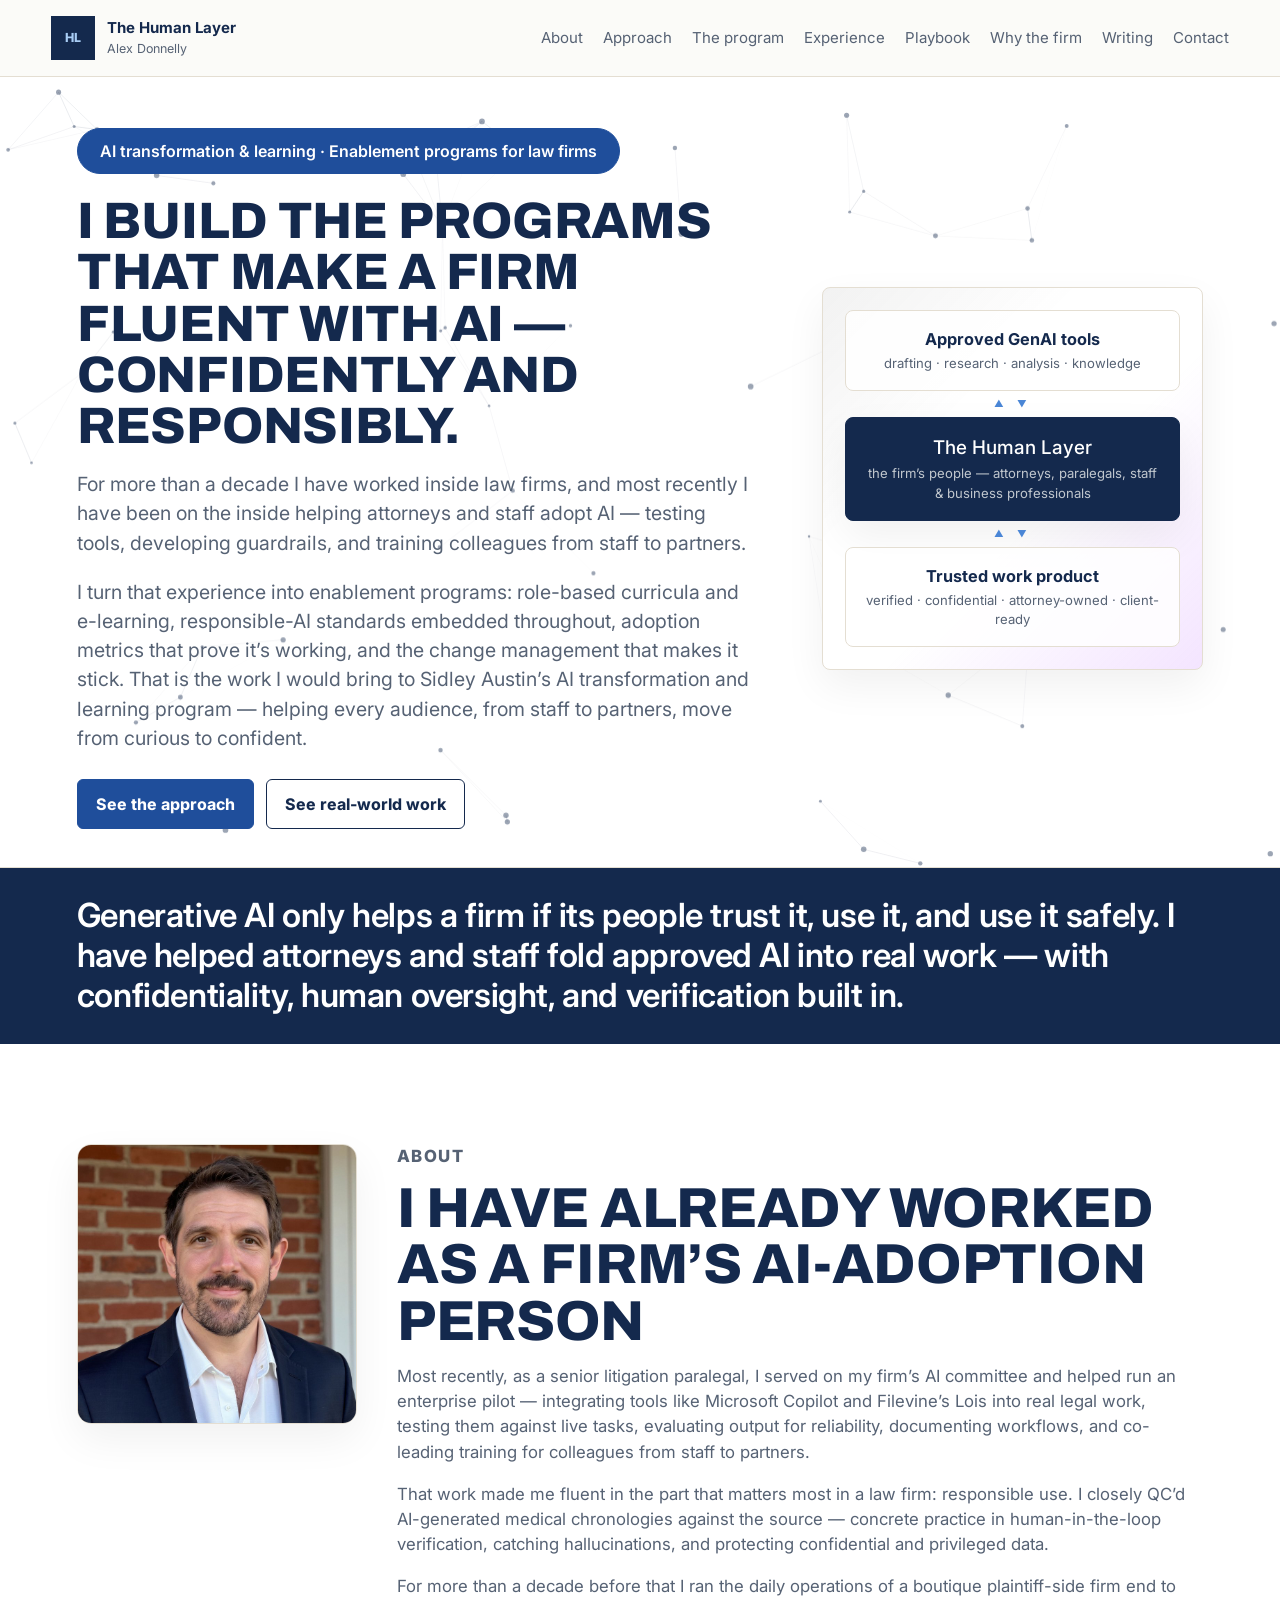
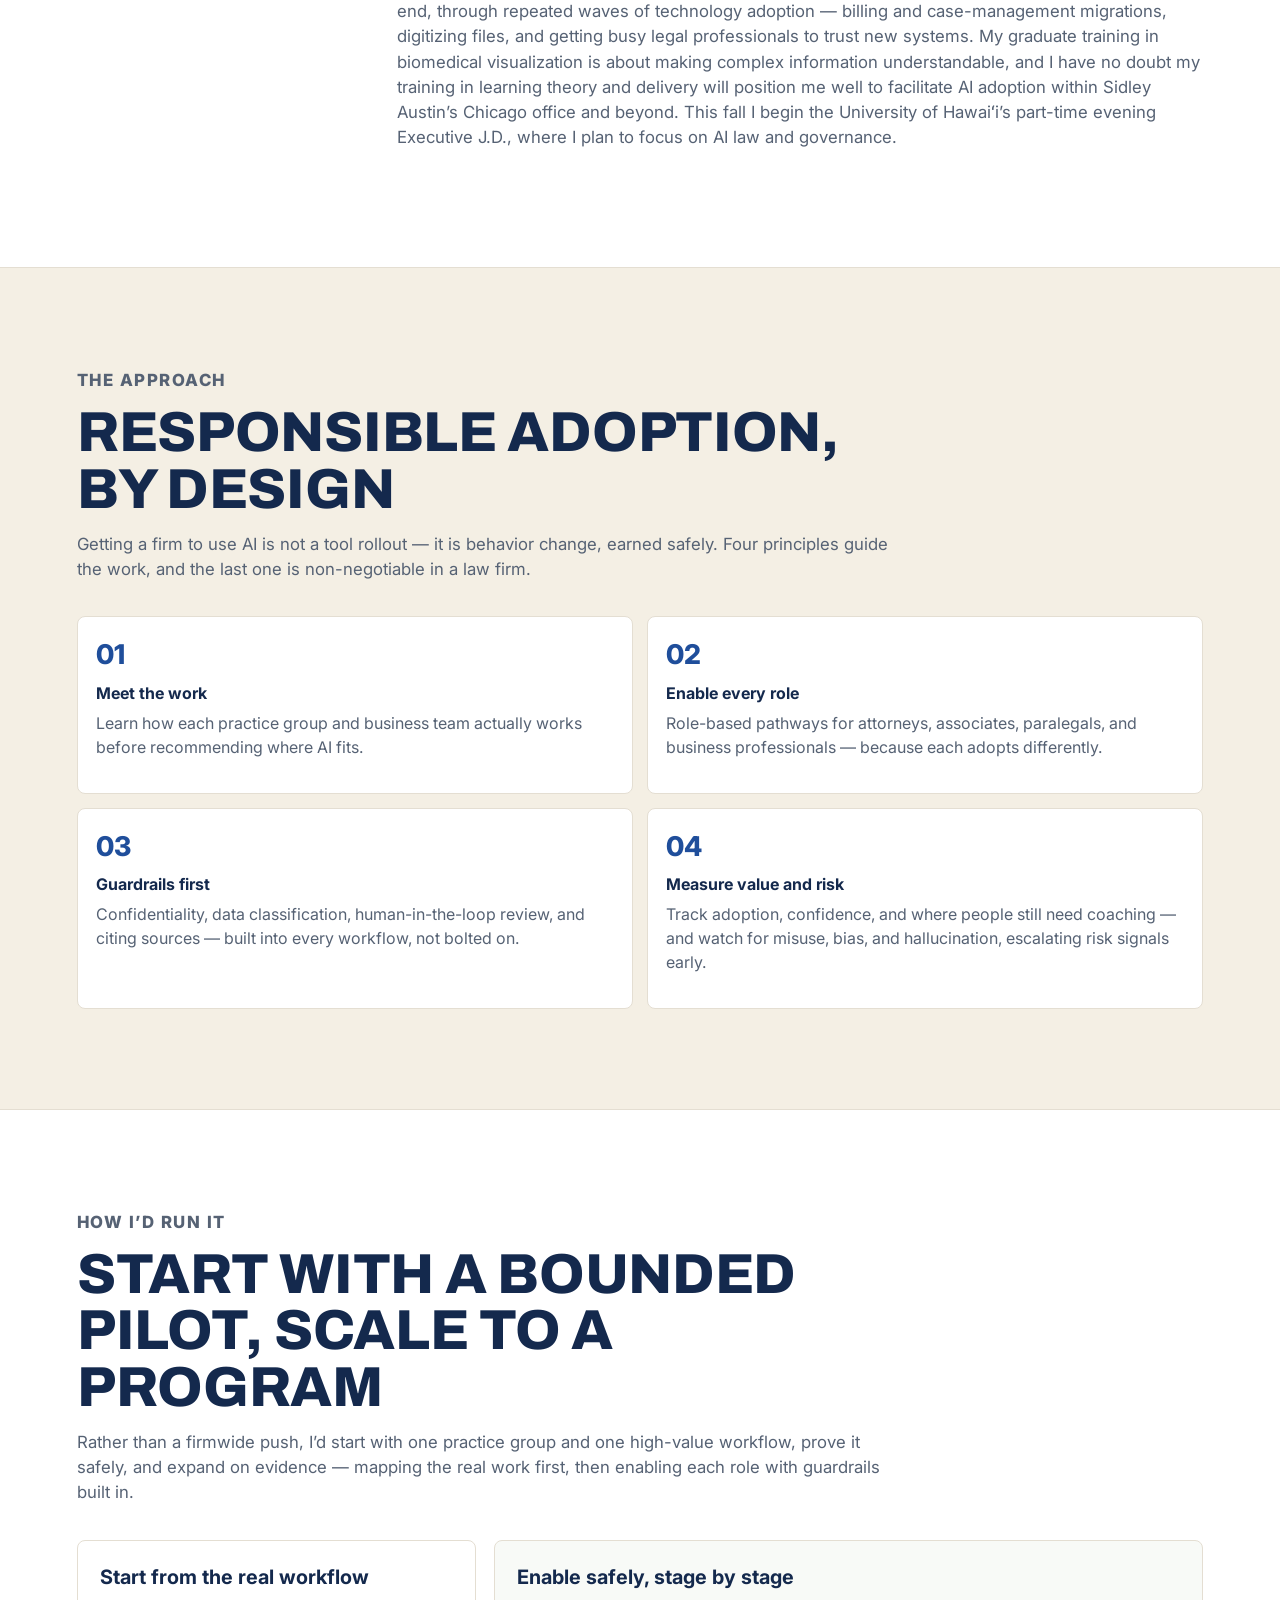
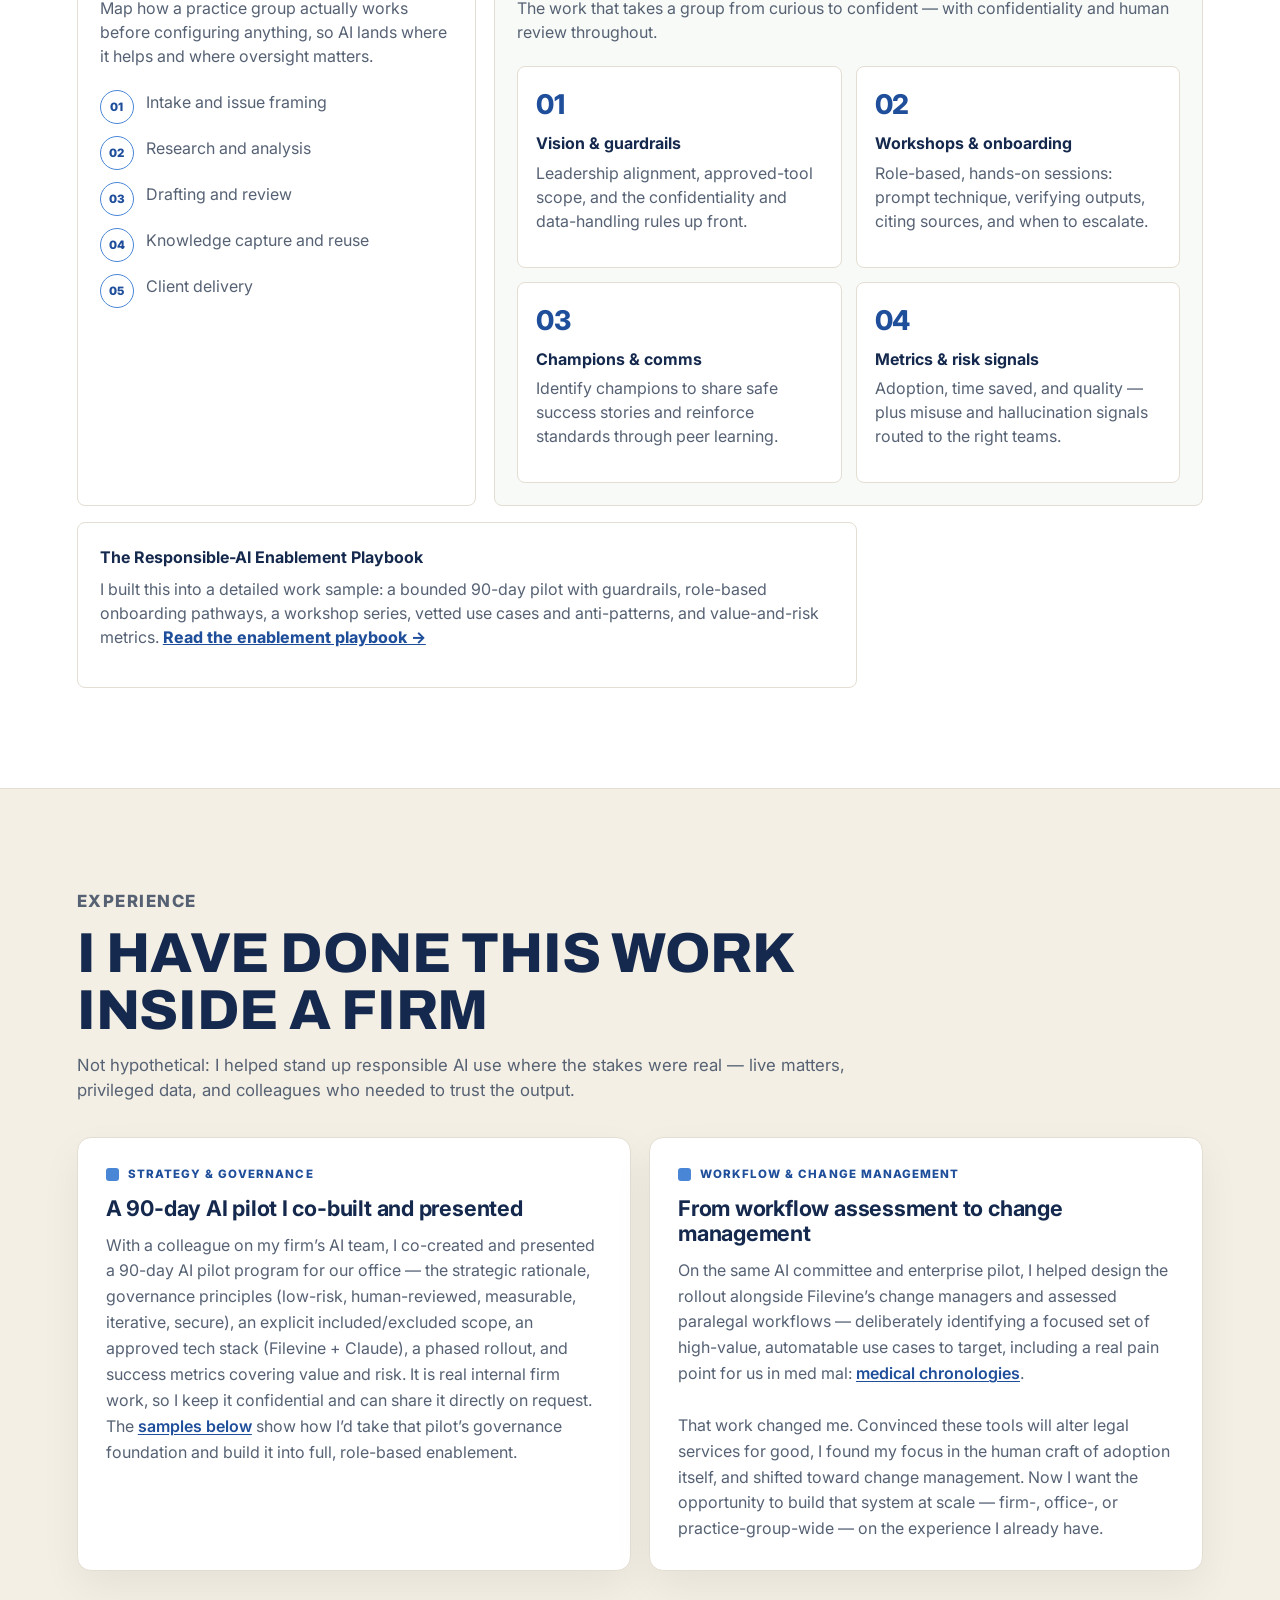
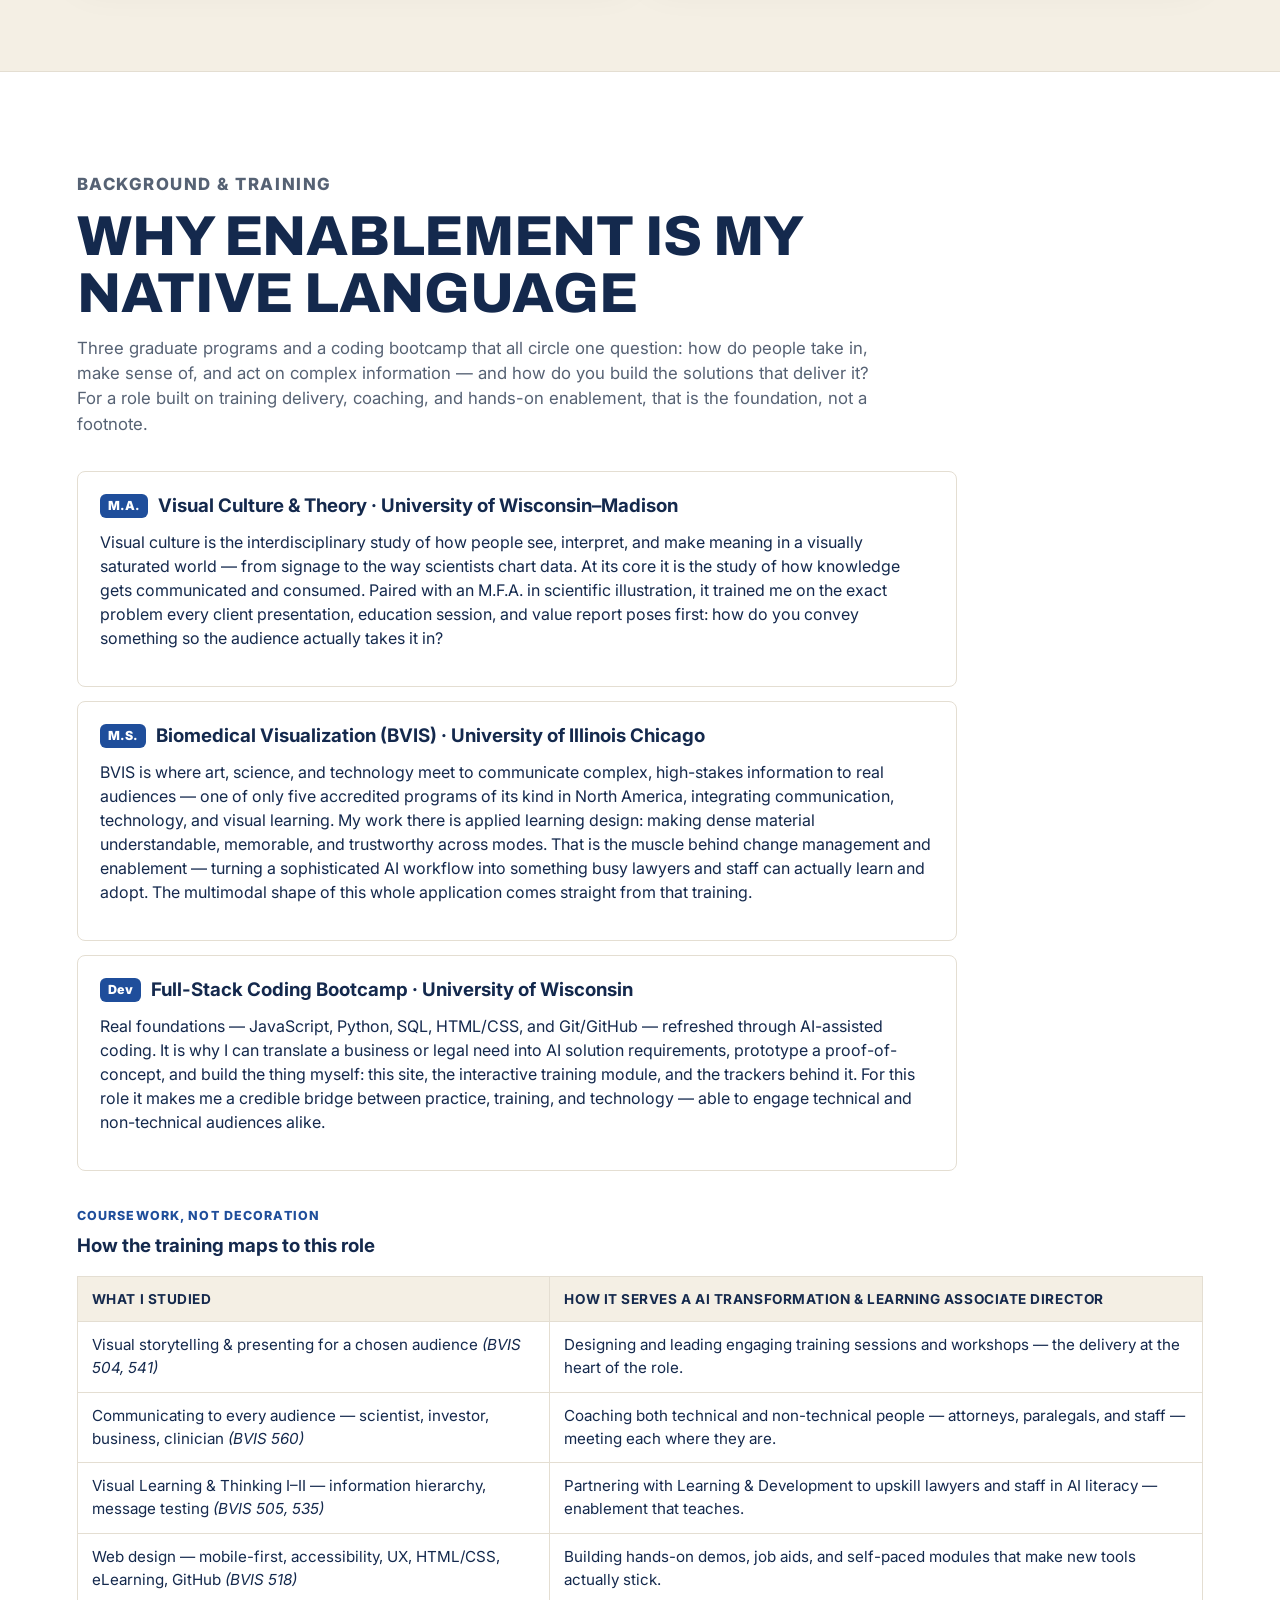
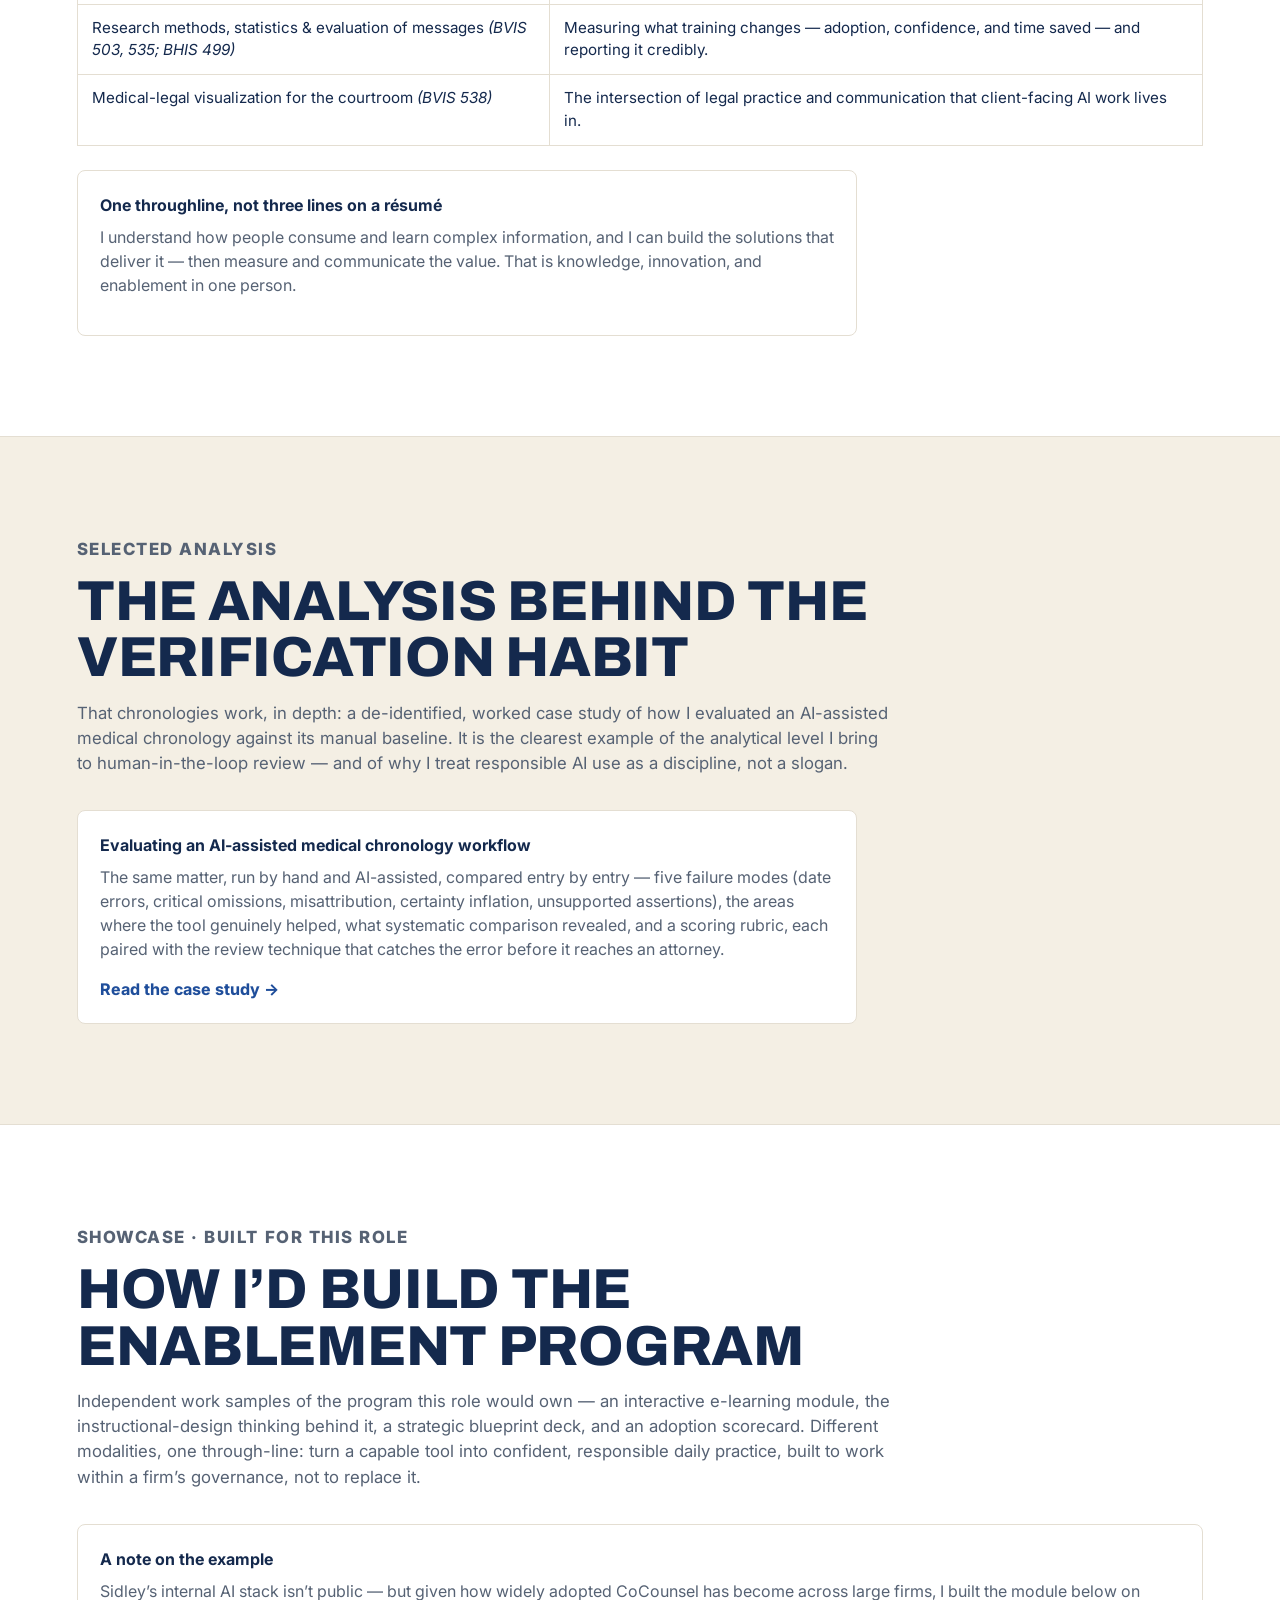
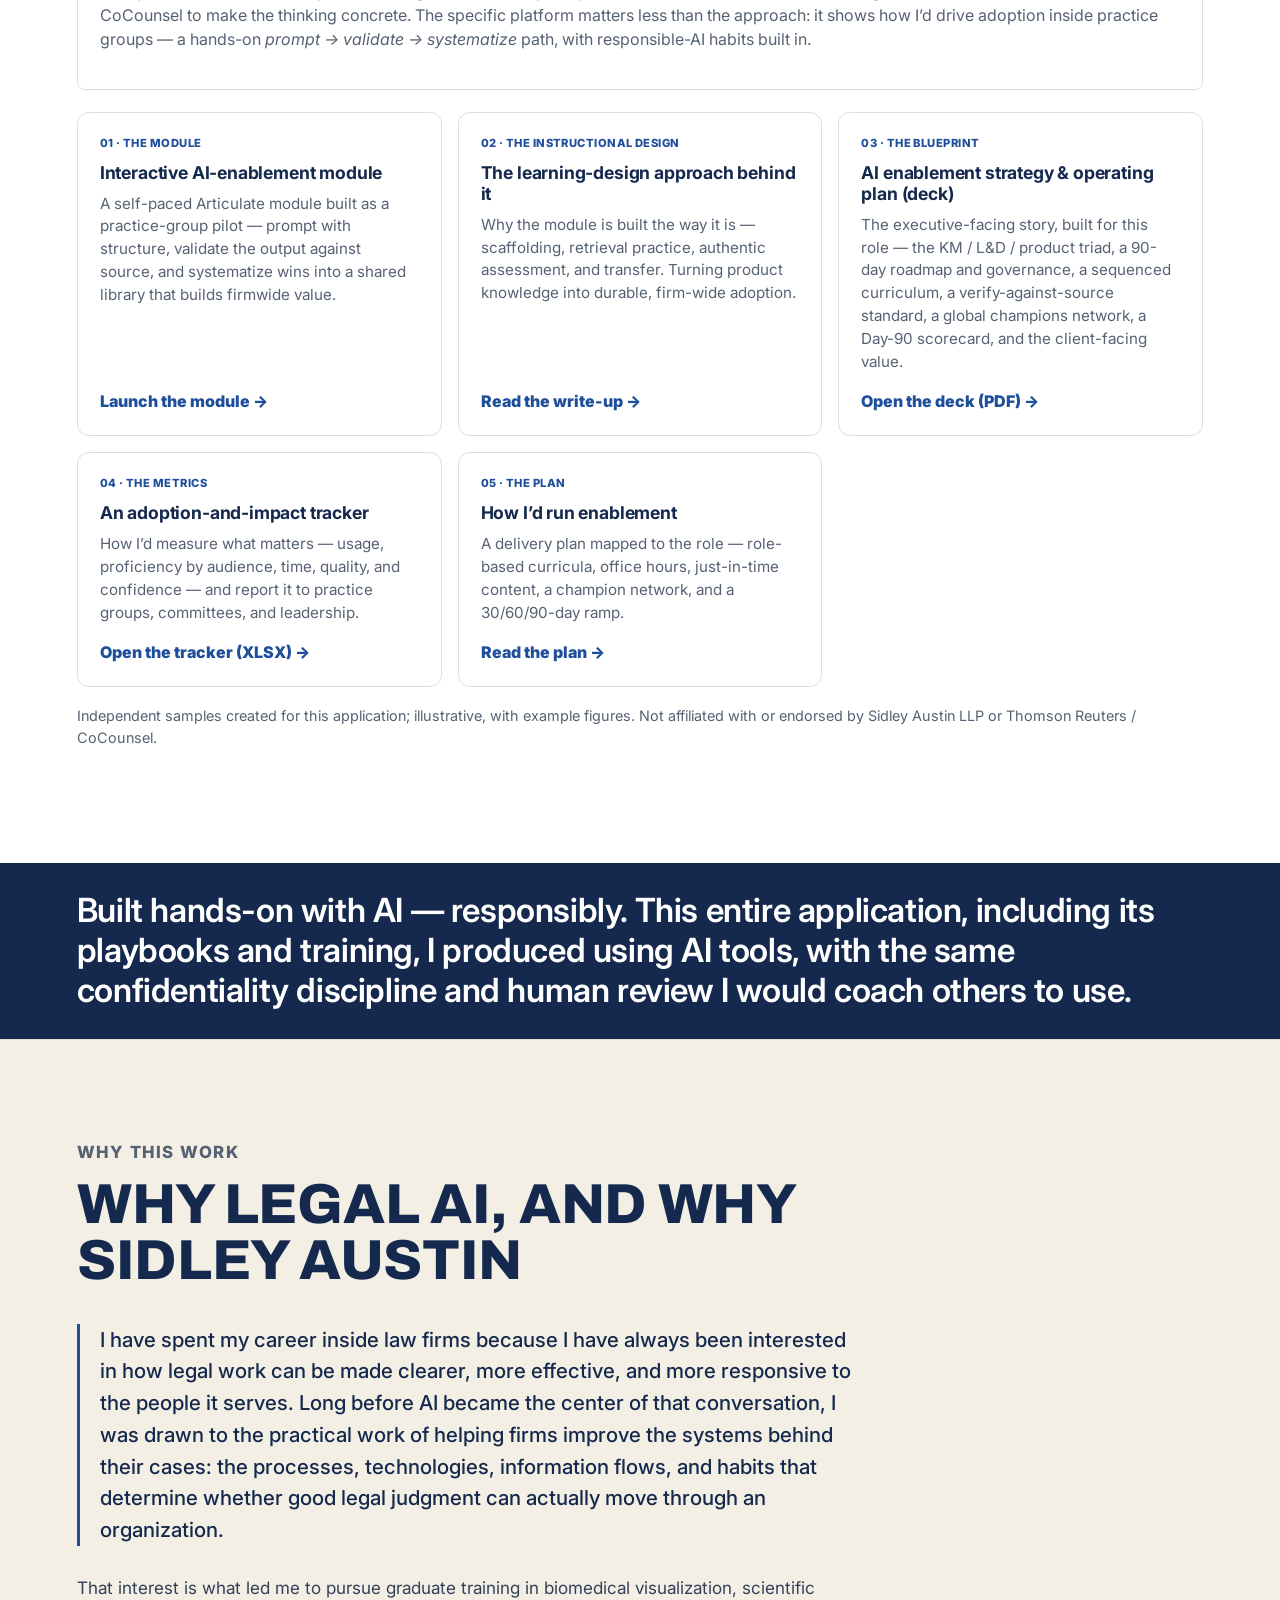
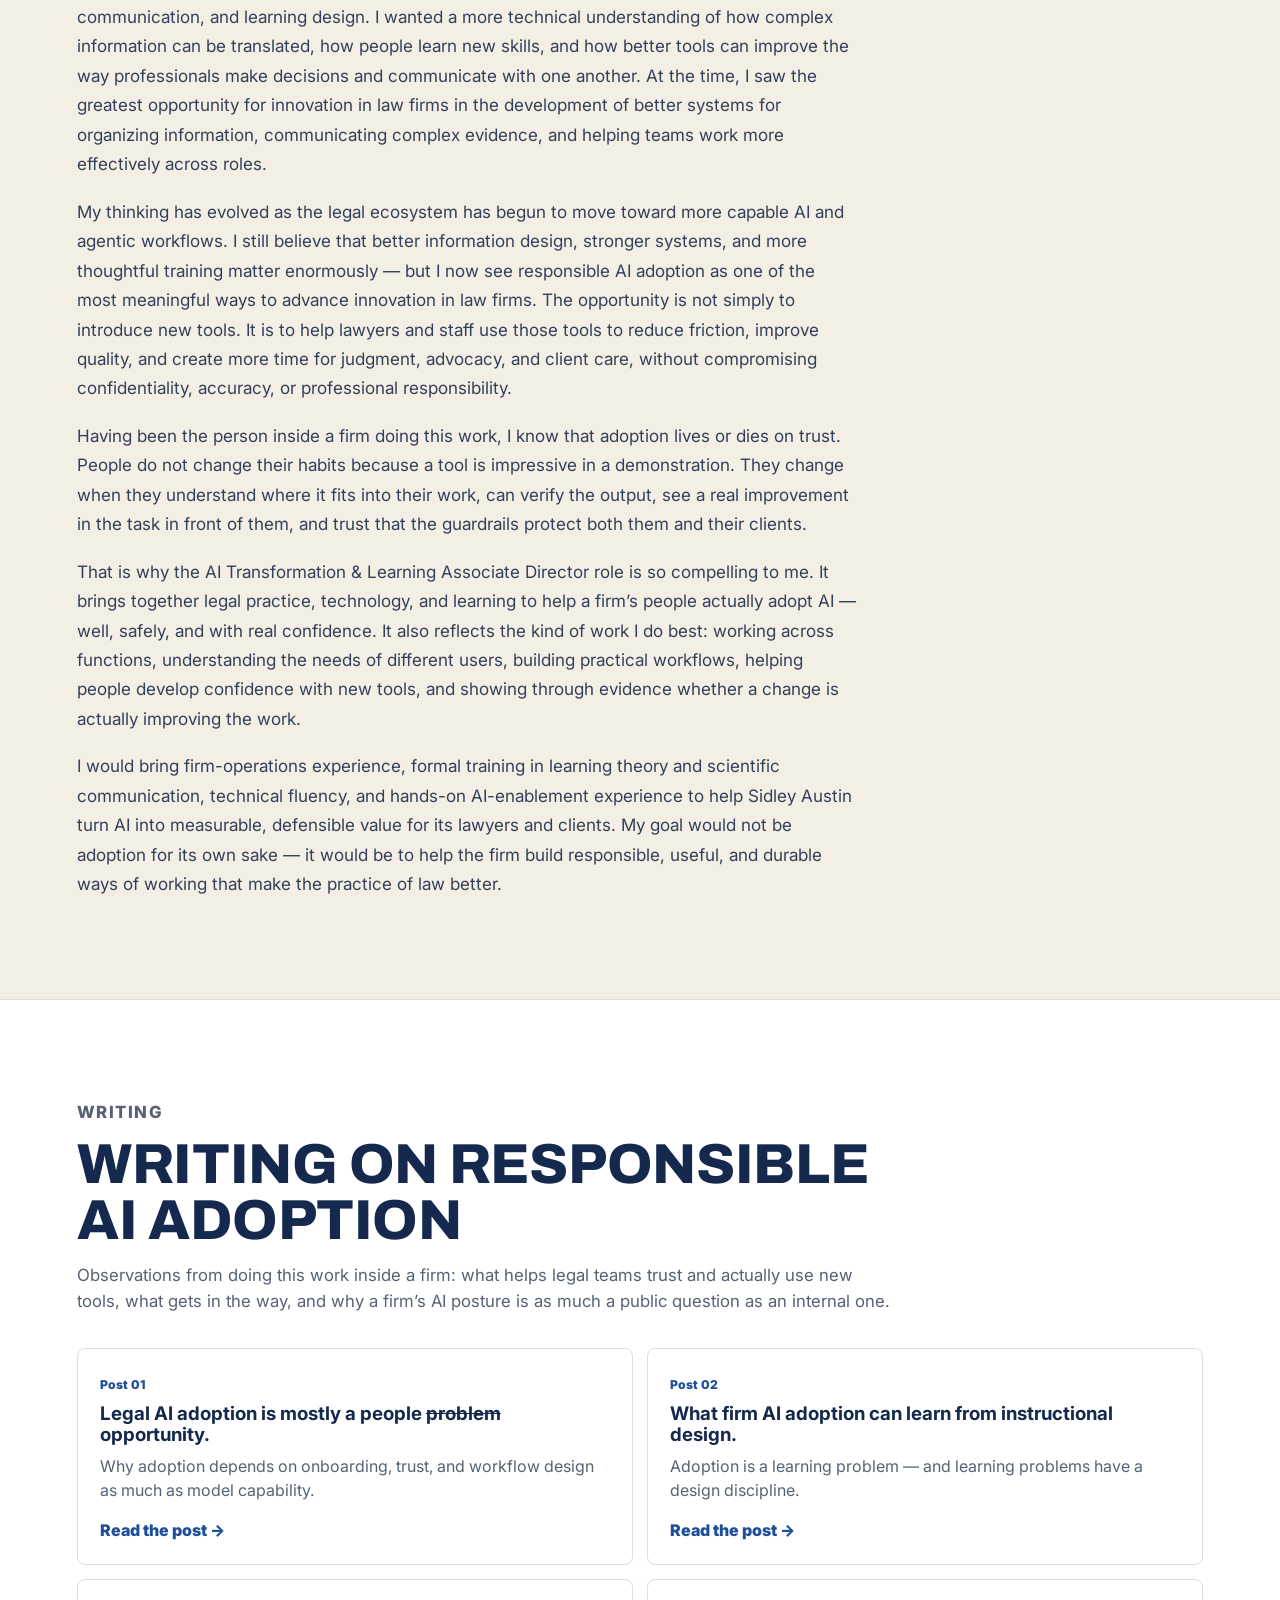
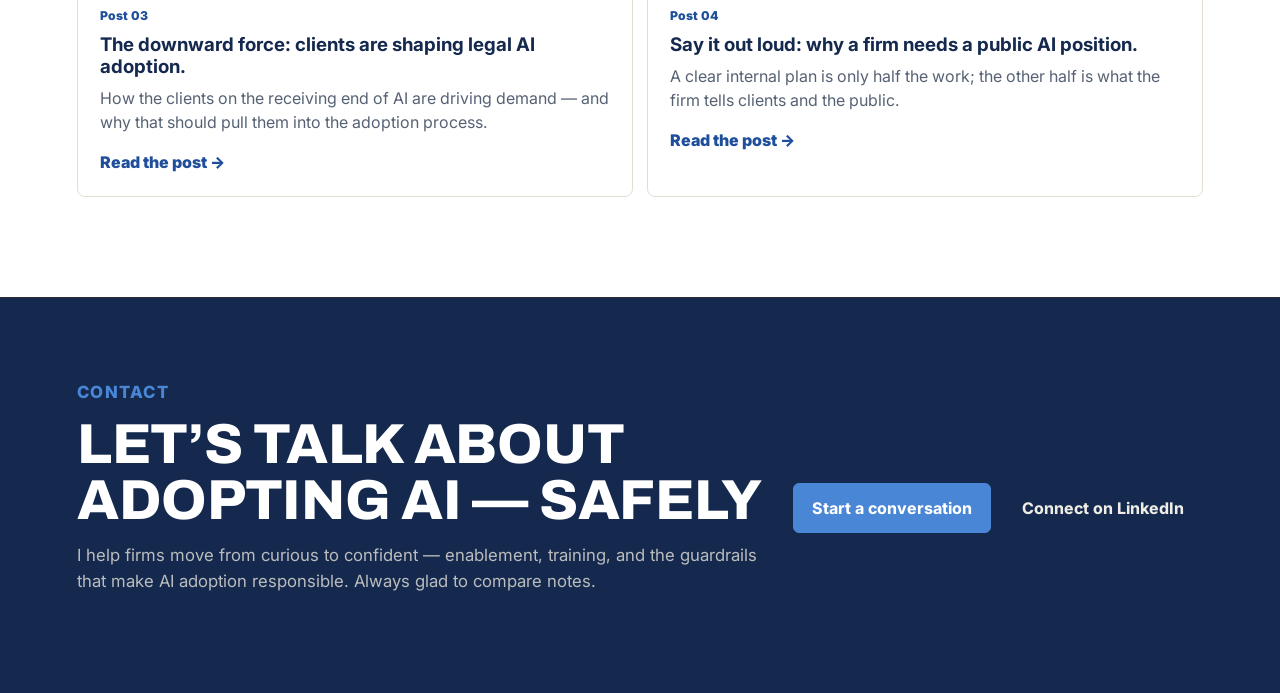
<file: index.html>
<!doctype html>
<html lang="en">
  <head>
    <!-- Google tag (gtag.js) -->
    <script async src="https://www.googletagmanager.com/gtag/js?id=G-5SEJFHV82K"></script>
    <script>
      window.dataLayer = window.dataLayer || [];
      function gtag(){dataLayer.push(arguments);}
      gtag('js', new Date());
      gtag('config', 'G-5SEJFHV82K');
    </script>
    <meta charset="utf-8">
    <meta name="viewport" content="width=device-width, initial-scale=1">
    <title>The Human Layer | Alex Donnelly — AI Transformation &amp; Learning for Law Firms</title>
    <meta
      name="description"
      content="AI transformation and learning for law firms: firmwide enablement strategy, role-based curricula and e-learning, responsible-AI standards, adoption metrics, and the change management that turns approved AI tools into confident, everyday practice."
    >
    <link rel="icon" href="favicon.svg" type="image/svg+xml">
    <link rel="icon" href="favicon.png" sizes="48x48">
    <link rel="apple-touch-icon" href="apple-touch-icon.png">
    <link rel="preconnect" href="https://fonts.googleapis.com">
    <link rel="preconnect" href="https://fonts.gstatic.com" crossorigin>
    <link href="https://fonts.googleapis.com/css2?family=Archivo:wght@600;700;800&family=Inter:wght@400;500;600;700;800&display=swap" rel="stylesheet">
    <link rel="stylesheet" href="styles.css?v=4">
    <style>
      .why .prose { max-width: 780px; }
      .why .prose p { margin: 0 0 1.05em; color: #33405a; font-size: 1.07rem; line-height: 1.72; }
      .why .prose p:last-child { margin-bottom: 0; }
      .why .prose p.lead { color: var(--ink); font-size: 1.28rem; line-height: 1.55; font-weight: 500; border-left: 3px solid var(--blue); padding-left: 20px; margin-bottom: 1.3em; }
      .bgmap { table-layout: fixed; width: 100%; max-width: none; }
      .bgmap th:first-child, .bgmap td:first-child { width: 42%; }
      .bgmap td { vertical-align: top; word-break: break-word; font-size: 0.95rem; color: var(--ink); }
      .bgmap td:last-child { font-weight: 400; white-space: normal; }
      .hero { position: relative; overflow: hidden; }
      .hero > .hero-copy, .hero > .systems-panel { position: relative; z-index: 1; }
      #netbg { position: absolute; inset: 0; width: 100%; height: 100%; z-index: 0; pointer-events: none; }
    </style>
  </head>
  <body>
    <header class="site-header">
      <a class="brand" href="#top" aria-label="The Human Layer home">
        <span class="brand-mark" aria-hidden="true">HL</span>
        <span>
          <strong>The Human Layer</strong>
          <small>Alex Donnelly</small>
        </span>
      </a>
      <nav class="nav" aria-label="Primary navigation">
        <a href="#about">About</a>
        <a href="#approach">Approach</a>
        <a href="#pilot">The program</a>
        <a href="#experience">Experience</a>
        <a href="#playbook">Playbook</a>
        <a href="#why">Why the firm</a>
        <a href="#writing">Writing</a>
        <a href="#contact">Contact</a>
      </nav>
    </header>

    <main id="top">
      <section class="hero">
        <canvas id="netbg" aria-hidden="true"></canvas>
        <div class="hero-copy">
          <p class="eyebrow">AI transformation &amp; learning &middot; Enablement programs for law firms</p>
          <h1>I build the programs that make a firm fluent with AI &mdash; confidently and responsibly.</h1>
          <p class="lede">
            For more than a decade I have worked inside law firms, and most recently I have been on the
            inside helping attorneys and staff adopt AI &mdash; testing tools, developing guardrails, and
            training colleagues from staff to partners.
          </p>
          <p class="lede">
            I turn that experience into enablement programs: role-based curricula and e-learning, responsible-AI
            standards embedded throughout, adoption metrics that prove it&rsquo;s working, and the change
            management that makes it stick. That is the work I would bring to Sidley Austin&rsquo;s AI
            transformation and learning program &mdash; helping every audience, from staff to partners, move from
            curious to confident.
          </p>
          <div class="hero-actions" aria-label="Primary actions">
            <a class="button primary" href="#approach">See the approach</a>
            <a class="button secondary" href="#experience">See real-world work</a>
          </div>
        </div>

        <aside class="systems-panel" aria-label="Diagram: approved AI becomes trusted work product through the firm's people — the human layer">
          <div class="stack">
            <div class="stack-layer">
              <strong>Approved GenAI tools</strong>
              <span>drafting &middot; research &middot; analysis &middot; knowledge</span>
            </div>
            <div class="stack-flow" aria-hidden="true">&#9650;&ensp;&#9660;</div>
            <div class="stack-layer human-layer">
              <strong>The Human Layer</strong>
              <span>the firm&rsquo;s people &mdash; attorneys, paralegals, staff &amp; business professionals</span>
            </div>
            <div class="stack-flow" aria-hidden="true">&#9650;&ensp;&#9660;</div>
            <div class="stack-layer">
              <strong>Trusted work product</strong>
              <span>verified &middot; confidential &middot; attorney-owned &middot; client-ready</span>
            </div>
          </div>
        </aside>
      </section>

      <section class="thesis-band" aria-label="Positioning statement">
        <p>
          Generative AI only helps a firm if its people trust it, use it, and use it safely. I have helped
          attorneys and staff fold approved AI into real work &mdash; with confidentiality, human oversight, and
          verification built in.
        </p>
      </section>

      <section id="about" class="section">
        <div class="about-layout">
          <img class="about-photo" src="headshot.jpg" alt="Portrait of Alex Donnelly" width="280" height="280" loading="lazy">
          <div class="section-heading about-copy">
            <p class="eyebrow">About</p>
            <h2>I have already worked as a firm&rsquo;s AI-adoption person</h2>
            <p>
              Most recently, as a senior litigation paralegal, I served on my firm&rsquo;s AI committee and
              helped run an enterprise pilot &mdash; integrating tools like Microsoft Copilot and
              Filevine&rsquo;s Lois into real legal work, testing them against live tasks, evaluating output
              for reliability, documenting workflows, and co-leading training for colleagues from staff to
              partners.
            </p>
            <p>
              That work made me fluent in the part that matters most in a law firm: responsible use. I
              closely QC&rsquo;d AI-generated medical chronologies against the source &mdash; concrete
              practice in human-in-the-loop verification, catching hallucinations, and protecting
              confidential and privileged data.
            </p>
            <p>
              For more than a decade before that I ran the daily operations of a boutique plaintiff-side firm
              end to end, through repeated waves of technology adoption &mdash; billing and case-management
              migrations, digitizing files, and getting busy legal professionals to trust new systems. My
              graduate training in biomedical visualization is about making complex information
              understandable, and I have no doubt my training in learning theory and delivery will position me
              well to facilitate AI adoption within Sidley Austin&rsquo;s Chicago office and beyond. This
              fall I begin the University of Hawai&#x2bb;i&rsquo;s part-time evening Executive J.D., where I plan
              to focus on AI law and governance.
            </p>
          </div>
        </div>
      </section>

      <section id="approach" class="section muted">
        <div class="section-heading">
          <p class="eyebrow">The approach</p>
          <h2>Responsible adoption, by design</h2>
          <p>
            Getting a firm to use AI is not a tool rollout &mdash; it is behavior change, earned safely. Four
            principles guide the work, and the last one is non-negotiable in a law firm.
          </p>
        </div>
        <div class="enablement-cards">
          <article>
            <span>01</span>
            <h4>Meet the work</h4>
            <p>Learn how each practice group and business team actually works before recommending where AI
            fits.</p>
          </article>
          <article>
            <span>02</span>
            <h4>Enable every role</h4>
            <p>Role-based pathways for attorneys, associates, paralegals, and business professionals &mdash;
            because each adopts differently.</p>
          </article>
          <article>
            <span>03</span>
            <h4>Guardrails first</h4>
            <p>Confidentiality, data classification, human-in-the-loop review, and citing sources &mdash;
            built into every workflow, not bolted on.</p>
          </article>
          <article>
            <span>04</span>
            <h4>Measure value and risk</h4>
            <p>Track adoption, confidence, and where people still need coaching &mdash; and watch for misuse,
            bias, and hallucination, escalating risk signals early.</p>
          </article>
        </div>
      </section>

      <section id="pilot" class="section">
        <div class="section-heading">
          <p class="eyebrow">How I&rsquo;d run it</p>
          <h2>Start with a bounded pilot, scale to a program</h2>
          <p>
            Rather than a firmwide push, I&rsquo;d start with one practice group and one high-value workflow,
            prove it safely, and expand on evidence &mdash; mapping the real work first, then enabling each
            role with guardrails built in.
          </p>
        </div>
        <div class="blueprint-layout">
          <div class="blueprint-stage">
            <div class="stage-header">
              <h3>Start from the real workflow</h3>
              <p>Map how a practice group actually works before configuring anything, so AI lands where it
              helps and where oversight matters.</p>
            </div>
            <ol class="timeline">
              <li>Intake and issue framing</li>
              <li>Research and analysis</li>
              <li>Drafting and review</li>
              <li>Knowledge capture and reuse</li>
              <li>Client delivery</li>
            </ol>
          </div>
          <div class="blueprint-stage emphasized">
            <div class="stage-header">
              <h3>Enable safely, stage by stage</h3>
              <p>The work that takes a group from curious to confident &mdash; with confidentiality and
              human review throughout.</p>
            </div>
            <div class="enablement-cards">
              <article>
                <span>01</span>
                <h4>Vision &amp; guardrails</h4>
                <p>Leadership alignment, approved-tool scope, and the confidentiality and data-handling
                rules up front.</p>
              </article>
              <article>
                <span>02</span>
                <h4>Workshops &amp; onboarding</h4>
                <p>Role-based, hands-on sessions: prompt technique, verifying outputs, citing sources, and
                when to escalate.</p>
              </article>
              <article>
                <span>03</span>
                <h4>Champions &amp; comms</h4>
                <p>Identify champions to share safe success stories and reinforce standards through peer
                learning.</p>
              </article>
              <article>
                <span>04</span>
                <h4>Metrics &amp; risk signals</h4>
                <p>Adoption, time saved, and quality &mdash; plus misuse and hallucination signals routed to
                the right teams.</p>
              </article>
            </div>
          </div>
        </div>
        <div class="project-preview blueprint-cta">
          <strong>The Responsible-AI Enablement Playbook</strong>
          <p>
            I built this into a detailed work sample: a bounded 90-day pilot with guardrails, role-based
            onboarding pathways, a workshop series, vetted use cases and anti-patterns, and value-and-risk
            metrics.
            <a href="responsible-ai-playbook.html">Read the enablement playbook &rarr;</a>
          </p>
        </div>
      </section>

      <section id="experience" class="section muted">
        <div class="section-heading">
          <p class="eyebrow">Experience</p>
          <h2>I have done this work inside a firm</h2>
          <p>
            Not hypothetical: I helped stand up responsible AI use where the stakes were real &mdash; live
            matters, privileged data, and colleagues who needed to trust the output.
          </p>
        </div>
        <div class="exp-grid">
          <article class="exp-card">
            <span class="exp-kicker">Strategy &amp; governance</span>
            <h3>A 90-day AI pilot I co-built and presented</h3>
            <p>
              With a colleague on my firm&rsquo;s AI team, I co-created and presented a 90-day AI pilot program
              for our office &mdash; the strategic rationale, governance principles (low-risk, human-reviewed,
              measurable, iterative, secure), an explicit included/excluded scope, an approved tech stack
              (Filevine + Claude), a phased rollout, and success metrics covering value and risk. It is real
              internal firm work, so I keep it confidential and can share it directly on request. The
              <a href="#playbook">samples below</a> show how I&rsquo;d take that pilot&rsquo;s governance
              foundation and build it into full, role-based enablement.
            </p>
          </article>
          <article class="exp-card">
            <span class="exp-kicker">Workflow &amp; change management</span>
            <h3>From workflow assessment to change management</h3>
            <p>
              On the same AI committee and enterprise pilot, I helped design the rollout alongside
              Filevine&rsquo;s change managers and assessed paralegal workflows &mdash; deliberately
              identifying a focused set of high-value, automatable use cases to target, including a real pain point
              for us in med mal: <a href="#analysis">medical chronologies</a>.
            </p>
            <p>
              That work changed me. Convinced these tools will alter legal services for good, I found my focus
              in the human craft of adoption itself, and shifted toward change management. Now I want the
              opportunity to build that system at scale &mdash; firm-, office-, or practice-group-wide &mdash;
              on the experience I already have.
            </p>
          </article>
        </div>
      </section>

      <section id="background" class="section">
        <div class="section-heading">
          <p class="eyebrow">Background &amp; training</p>
          <h2>Why enablement is my native language</h2>
          <p>
            Three graduate programs and a coding bootcamp that all circle one question: how do people take in,
            make sense of, and act on complex information &mdash; and how do you build the solutions that
            deliver it? For a role built on training delivery, coaching, and hands-on
            enablement, that is the foundation, not a footnote.
          </p>
        </div>
        <div class="findings-list">
          <article class="finding">
            <h3><span>M.A.</span> Visual Culture &amp; Theory &middot; University of Wisconsin&ndash;Madison</h3>
            <p>
              Visual culture is the interdisciplinary study of how people see, interpret, and make meaning in a
              visually saturated world &mdash; from signage to the way scientists chart data. At its core it is
              the study of how knowledge gets communicated and consumed. Paired with an M.F.A. in scientific
              illustration, it trained me on the exact problem every client presentation, education session, and
              value report poses first: how do you convey something so the audience actually takes it in?
            </p>
          </article>
          <article class="finding">
            <h3><span>M.S.</span> Biomedical Visualization (BVIS) &middot; University of Illinois Chicago</h3>
            <p>
              BVIS is where art, science, and technology meet to communicate complex, high-stakes information to
              real audiences &mdash; one of only five accredited programs of its kind in North America,
              integrating communication, technology, and visual learning. My work there is applied learning
              design: making dense material understandable, memorable, and trustworthy across modes. That is the
              muscle behind change management and enablement &mdash; turning a sophisticated AI workflow into
              something busy lawyers and staff can actually learn and adopt. The multimodal shape of this whole
              application comes straight from that training.
            </p>
          </article>
          <article class="finding">
            <h3><span>Dev</span> Full-Stack Coding Bootcamp &middot; University of Wisconsin</h3>
            <p>
              Real foundations &mdash; JavaScript, Python, SQL, HTML/CSS, and Git/GitHub &mdash; refreshed
              through AI-assisted coding. It is why I can translate a business or legal need into AI solution
              requirements, prototype a proof-of-concept, and build the thing myself: this site, the interactive
              training module, and the trackers behind it. For this role it makes me a credible bridge between
              practice, training, and technology &mdash; able to engage technical and non-technical audiences
              alike.
            </p>
          </article>
        </div>
        <div style="margin-top:36px;">
          <p class="eyebrow" style="color:var(--blue); margin-bottom:6px;">Coursework, not decoration</p>
          <h3 style="color:var(--ink); margin:0 0 16px;">How the training maps to this role</h3>
          <table class="rubric bgmap">
            <thead>
              <tr><th>What I studied</th><th>How it serves a AI Transformation &amp; Learning Associate Director</th></tr>
            </thead>
            <tbody>
              <tr>
                <td>Visual storytelling &amp; presenting for a chosen audience <em>(BVIS 504, 541)</em></td>
                <td>Designing and leading engaging training sessions and workshops &mdash; the delivery at the heart of the role.</td>
              </tr>
              <tr>
                <td>Communicating to every audience &mdash; scientist, investor, business, clinician <em>(BVIS 560)</em></td>
                <td>Coaching both technical and non-technical people &mdash; attorneys, paralegals, and staff &mdash; meeting each where they are.</td>
              </tr>
              <tr>
                <td>Visual Learning &amp; Thinking I&ndash;II &mdash; information hierarchy, message testing <em>(BVIS 505, 535)</em></td>
                <td>Partnering with Learning &amp; Development to upskill lawyers and staff in AI literacy &mdash; enablement that teaches.</td>
              </tr>
              <tr>
                <td>Web design &mdash; mobile-first, accessibility, UX, HTML/CSS, eLearning, GitHub <em>(BVIS 518)</em></td>
                <td>Building hands-on demos, job aids, and self-paced modules that make new tools actually stick.</td>
              </tr>
              <tr>
                <td>Research methods, statistics &amp; evaluation of messages <em>(BVIS 503, 535; BHIS 499)</em></td>
                <td>Measuring what training changes &mdash; adoption, confidence, and time saved &mdash; and reporting it credibly.</td>
              </tr>
              <tr>
                <td>Medical-legal visualization for the courtroom <em>(BVIS 538)</em></td>
                <td>The intersection of legal practice and communication that client-facing AI work lives in.</td>
              </tr>
            </tbody>
          </table>
        </div>
        <div class="project-preview blueprint-cta" style="margin-top:24px;">
          <strong>One throughline, not three lines on a r&eacute;sum&eacute;</strong>
          <p>
            I understand how people consume and learn complex information, and I can build the solutions that
            deliver it &mdash; then measure and communicate the value. That is knowledge, innovation, and
            enablement in one person.
          </p>
        </div>
      </section>

      <section id="analysis" class="section muted">
        <div class="section-heading">
          <p class="eyebrow">Selected analysis</p>
          <h2>The analysis behind the verification habit</h2>
          <p>
            That chronologies work, in depth: a de-identified, worked case study of how I evaluated an
            AI-assisted medical chronology against its manual baseline. It is the clearest example of the
            analytical level I bring to human-in-the-loop review &mdash; and of why I treat responsible AI use
            as a discipline, not a slogan.
          </p>
        </div>
        <div class="project-preview blueprint-cta">
          <strong>Evaluating an AI-assisted medical chronology workflow</strong>
          <p>
            The same matter, run by hand and AI-assisted, compared entry by entry &mdash; five failure modes
            (date errors, critical omissions, misattribution, certainty inflation, unsupported assertions), the
            areas where the tool genuinely helped, what systematic comparison revealed, and a scoring rubric,
            each paired with the review technique that catches the error before it reaches an attorney.
          </p>
          <a class="text-button" href="chronology-analysis.html">Read the case study &rarr;</a>
        </div>
      </section>

      <section id="playbook" class="section">
        <div class="section-heading">
          <p class="eyebrow">Showcase &middot; Built for this role</p>
          <h2>How I&rsquo;d build the enablement program</h2>
          <p>
            Independent work samples of the program this role would own &mdash; an interactive e-learning
            module, the instructional-design thinking behind it, a strategic blueprint deck, and an adoption
            scorecard. Different modalities, one through-line: turn a capable tool into confident, responsible
            daily practice, built to work within a firm&rsquo;s governance, not to replace it.
          </p>
        </div>
        <div class="project-preview" role="note">
          <strong>A note on the example</strong>
          <p>
            Sidley&rsquo;s internal AI stack isn&rsquo;t public &mdash; but given how widely adopted CoCounsel
            has become across large firms, I built the module below on CoCounsel to make the thinking concrete.
            The specific platform matters less than the approach: it shows how I&rsquo;d drive adoption inside
            practice groups &mdash; a hands-on <em>prompt &rarr; validate &rarr; systematize</em> path, with
            responsible-AI habits built in.
          </p>
        </div>
        <div class="suite-block">
          <div class="suite-tiles">
            <a class="suite-tile" href="cocounsel-module/index.html">
              <span class="suite-tag">01 &middot; The module</span>
              <h4>Interactive AI-enablement module</h4>
              <p>A self-paced Articulate module built as a practice-group pilot &mdash; prompt with structure,
              validate the output against source, and systematize wins into a shared library that builds
              firmwide value.</p>
              <span class="suite-action">Launch the module <span aria-hidden="true">&rarr;</span></span>
            </a>
            <a class="suite-tile" href="https://ajdonnelly.github.io/thomson-reuters-cocounsel/learning-design.html">
              <span class="suite-tag">02 &middot; The instructional design</span>
              <h4>The learning-design approach behind it</h4>
              <p>Why the module is built the way it is &mdash; scaffolding, retrieval practice, authentic
              assessment, and transfer. Turning product knowledge into durable, firm-wide adoption.</p>
              <span class="suite-action">Read the write-up <span aria-hidden="true">&rarr;</span></span>
            </a>
            <a class="suite-tile" href="Sidley_AI_Adoption_Plan.pdf">
              <span class="suite-tag">03 &middot; The blueprint</span>
              <h4>AI enablement strategy &amp; operating plan (deck)</h4>
              <p>The executive-facing story, built for this role &mdash; the KM / L&amp;D / product triad, a
              90-day roadmap and governance, a sequenced curriculum, a verify-against-source standard, a global
              champions network, a Day-90 scorecard, and the client-facing value.</p>
              <span class="suite-action">Open the deck (PDF) <span aria-hidden="true">&rarr;</span></span>
            </a>
            <a class="suite-tile" href="https://ajdonnelly.github.io/thomson-reuters-cocounsel/CoCounsel_Adoption_Tracker.xlsx">
              <span class="suite-tag">04 &middot; The metrics</span>
              <h4>An adoption-and-impact tracker</h4>
              <p>How I&rsquo;d measure what matters &mdash; usage, proficiency by audience, time, quality, and
              confidence &mdash; and report it to practice groups, committees, and leadership.</p>
              <span class="suite-action">Open the tracker (XLSX) <span aria-hidden="true">&rarr;</span></span>
            </a>
            <a class="suite-tile" href="teaching-plan.html">
              <span class="suite-tag">05 &middot; The plan</span>
              <h4>How I&rsquo;d run enablement</h4>
              <p>A delivery plan mapped to the role &mdash; role-based curricula, office hours, just-in-time
              content, a champion network, and a 30/60/90-day ramp.</p>
              <span class="suite-action">Read the plan <span aria-hidden="true">&rarr;</span></span>
            </a>
          </div>
          <p class="suite-footnote">
            Independent samples created for this application; illustrative, with example figures. Not
            affiliated with or endorsed by Sidley Austin LLP or Thomson Reuters / CoCounsel.
          </p>
        </div>
      </section>

      <section class="thesis-band" aria-label="AI-forward statement">
        <p>
          Built hands-on with AI &mdash; responsibly. This entire application, including its playbooks and
          training, I produced using AI tools, with the same confidentiality discipline and human review I
          would coach others to use.
        </p>
      </section>

      <section id="why" class="section muted why">
        <div class="section-heading">
          <p class="eyebrow">Why this work</p>
          <h2>Why legal AI, and why Sidley Austin</h2>
        </div>
        <div class="prose">
          <p class="lead">
            I have spent my career inside law firms because I have always been interested in how legal work can
            be made clearer, more effective, and more responsive to the people it serves. Long before AI became
            the center of that conversation, I was drawn to the practical work of helping firms improve the
            systems behind their cases: the processes, technologies, information flows, and habits that
            determine whether good legal judgment can actually move through an organization.
          </p>
          <p>
            That interest is what led me to pursue graduate training in biomedical visualization, scientific
            communication, and learning design. I wanted a more technical understanding of how complex
            information can be translated, how people learn new skills, and how better tools can improve the way
            professionals make decisions and communicate with one another. At the time, I saw the greatest
            opportunity for innovation in law firms in the development of better systems for organizing
            information, communicating complex evidence, and helping teams work more effectively across roles.
          </p>
          <p>
            My thinking has evolved as the legal ecosystem has begun to move toward more capable AI and agentic
            workflows. I still believe that better information design, stronger systems, and more thoughtful
            training matter enormously &mdash; but I now see responsible AI adoption as one of the most
            meaningful ways to advance innovation in law firms. The opportunity is not simply to introduce new
            tools. It is to help lawyers and staff use those tools to reduce friction, improve quality, and
            create more time for judgment, advocacy, and client care, without compromising confidentiality,
            accuracy, or professional responsibility.
          </p>
          <p>
            Having been the person inside a firm doing this work, I know that adoption lives or dies on trust.
            People do not change their habits because a tool is impressive in a demonstration. They change when
            they understand where it fits into their work, can verify the output, see a real improvement in the
            task in front of them, and trust that the guardrails protect both them and their clients.
          </p>
          <p>
            That is why the AI Transformation &amp; Learning Associate Director role is so compelling to me. It brings
            together legal practice, technology, and learning to help a firm&rsquo;s people actually adopt AI &mdash;
            well, safely, and with real confidence. It also reflects the kind of work I do best: working
            across functions, understanding the needs of different users, building practical workflows, helping
            people develop confidence with new tools, and showing through evidence whether a change is actually
            improving the work.
          </p>
          <p>
            I would bring firm-operations experience, formal training in learning theory and scientific
            communication, technical fluency, and hands-on AI-enablement experience to help Sidley Austin
            turn AI into measurable, defensible value for its lawyers and clients. My goal would not be adoption
            for its own sake &mdash; it would be to help the firm build responsible, useful, and durable ways of
            working that make the practice of law better.
          </p>
        </div>
      </section>

      <section id="writing" class="section">
        <div class="section-heading">
          <p class="eyebrow">Writing</p>
          <h2>Writing on responsible AI adoption</h2>
          <p>
            Observations from doing this work inside a firm: what helps legal teams trust and actually use new
            tools, what gets in the way, and why a firm&rsquo;s AI posture is as much a public question as an
            internal one.
          </p>
        </div>
        <div class="writing-list">
          <article>
            <span>Post 01</span>
            <h3><a href="people-problem.html">Legal AI adoption is mostly a people <s>problem</s> opportunity.</a></h3>
            <p>
              Why adoption depends on onboarding, trust, and workflow design as much as model capability.
            </p>
            <a class="text-button" href="people-problem.html">Read the post &rarr;</a>
          </article>
          <article>
            <span>Post 02</span>
            <h3><a href="instructional-design.html">What firm AI adoption can learn from instructional design.</a></h3>
            <p>
              Adoption is a learning problem &mdash; and learning problems have a design discipline.
            </p>
            <a class="text-button" href="instructional-design.html">Read the post &rarr;</a>
          </article>
          <article>
            <span>Post 03</span>
            <h3><a href="downward-force.html">The downward force: clients are shaping legal AI adoption.</a></h3>
            <p>
              How the clients on the receiving end of AI are driving demand &mdash; and why that should pull them
              into the adoption process.
            </p>
            <a class="text-button" href="downward-force.html">Read the post &rarr;</a>
          </article>
          <article>
            <span>Post 04</span>
            <h3><a href="public-ai-position.html">Say it out loud: why a firm needs a public AI position.</a></h3>
            <p>
              A clear internal plan is only half the work; the other half is what the firm tells clients and the
              public.
            </p>
            <a class="text-button" href="public-ai-position.html">Read the post &rarr;</a>
          </article>
        </div>
      </section>

      <section id="contact" class="contact-section">
        <div>
          <p class="eyebrow">Contact</p>
          <h2>Let&rsquo;s talk about adopting AI &mdash; safely</h2>
          <p>
            I help firms move from curious to confident &mdash; enablement, training, and the guardrails that
            make AI adoption responsible. Always glad to compare notes.
          </p>
        </div>
        <div class="hero-actions">
          <a class="button primary" href="mailto:a.james.donnelly@gmail.com">Start a conversation</a>
          <a class="button secondary" href="https://www.linkedin.com/in/alexjdonnelly">Connect on LinkedIn</a>
        </div>
      </section>
    </main>

    <script>
      /* Subtle constellation network behind the hero — Sidley node motif */
      (function () {
        var c = document.getElementById('netbg');
        if (!c || !c.getContext) return;
        var ctx = c.getContext('2d');
        var hero = c.parentElement;
        var reduce = window.matchMedia && window.matchMedia('(prefers-reduced-motion: reduce)').matches;
        var DPR = Math.min(window.devicePixelRatio || 1, 2);
        var W = 0, H = 0, nodes = [], mouse = { x: -9999, y: -9999 }, raf = 0;
        var LINK = 132, MLINK = 175;

        function build() {
          var count = Math.round(Math.min(72, Math.max(26, (W * H) / 17000)));
          nodes = [];
          for (var i = 0; i < count; i++) {
            nodes.push({
              x: Math.random() * W, y: Math.random() * H,
              vx: (Math.random() - 0.5) * 0.26, vy: (Math.random() - 0.5) * 0.26,
              r: 1.2 + Math.random() * 1.7
            });
          }
        }
        function size() {
          var r = hero.getBoundingClientRect();
          W = r.width; H = r.height;
          c.width = W * DPR; c.height = H * DPR;
          ctx.setTransform(DPR, 0, 0, DPR, 0, 0);
          build();
        }
        function frame() {
          ctx.clearRect(0, 0, W, H);
          var i, j, n, a, b, dx, dy, d, al;
          for (i = 0; i < nodes.length; i++) {
            n = nodes[i]; n.x += n.vx; n.y += n.vy;
            if (n.x < 0 || n.x > W) n.vx *= -1;
            if (n.y < 0 || n.y > H) n.vy *= -1;
          }
          for (i = 0; i < nodes.length; i++) {
            for (j = i + 1; j < nodes.length; j++) {
              a = nodes[i]; b = nodes[j]; dx = a.x - b.x; dy = a.y - b.y; d = Math.sqrt(dx * dx + dy * dy);
              if (d < LINK) {
                al = (1 - d / LINK) * 0.12;
                ctx.strokeStyle = 'rgba(20,41,77,' + al + ')'; ctx.lineWidth = 1;
                ctx.beginPath(); ctx.moveTo(a.x, a.y); ctx.lineTo(b.x, b.y); ctx.stroke();
              }
            }
          }
          for (i = 0; i < nodes.length; i++) {
            n = nodes[i]; dx = n.x - mouse.x; dy = n.y - mouse.y; d = Math.sqrt(dx * dx + dy * dy);
            if (d < MLINK) {
              al = (1 - d / MLINK) * 0.5;
              ctx.strokeStyle = 'rgba(74,134,214,' + al + ')'; ctx.lineWidth = 1.1;
              ctx.beginPath(); ctx.moveTo(n.x, n.y); ctx.lineTo(mouse.x, mouse.y); ctx.stroke();
            }
          }
          for (i = 0; i < nodes.length; i++) {
            n = nodes[i];
            ctx.fillStyle = 'rgba(20,41,77,0.42)';
            ctx.beginPath(); ctx.arc(n.x, n.y, n.r, 0, 6.2832); ctx.fill();
          }
          if (!reduce) raf = requestAnimationFrame(frame);
        }
        window.addEventListener('resize', function () { cancelAnimationFrame(raf); size(); if (!reduce) frame(); });
        window.addEventListener('mousemove', function (e) {
          var r = c.getBoundingClientRect(); mouse.x = e.clientX - r.left; mouse.y = e.clientY - r.top;
        });
        window.addEventListener('mouseleave', function () { mouse.x = -9999; mouse.y = -9999; });
        size();
        frame();
      })();
    </script>
  </body>
</html>
</file>
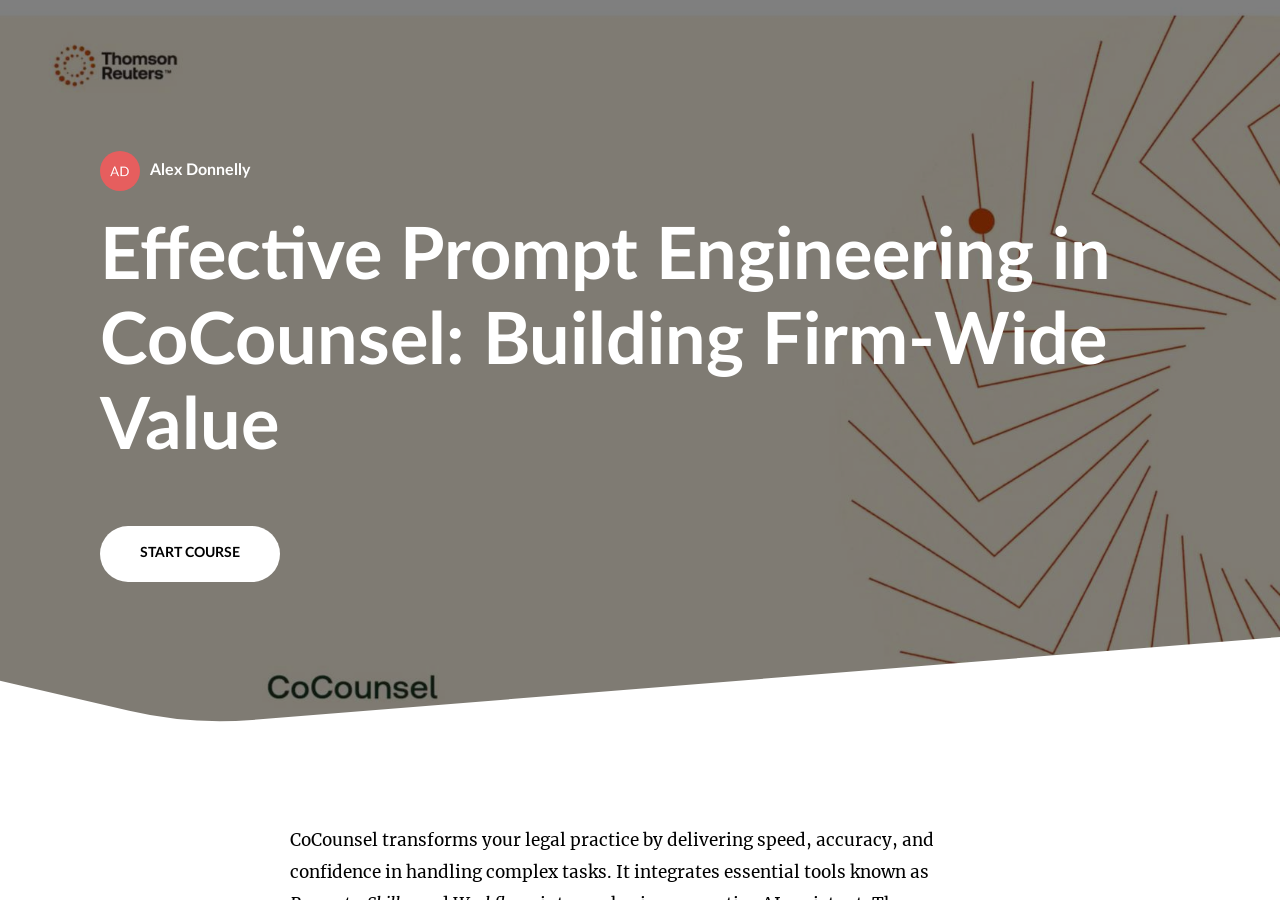
<file: cocounsel-module/index.html>
<!doctype html>
<!-- 
course package version: NtFOt2f0
rise_frontend sha: f5ed3eb95b001e053fc18d0f9d9a79928d662825
learn_distribution_frontend sha: 118ecf9826e3bc045934b2031ec665157a7785e1
mondrian sha: 91a3e6559d60ab64dc86c4c2cae551be216d41a1
sandbox sha: 42753f3391b109fa3788c525c22880445ab48325
 -->
<html lang="en">
  <head>
    <meta charset="utf-8">
    <meta name="viewport" content="width=device-width,initial-scale=1">
    <title>Effective Prompt Engineering in CoCounsel: Building Firm-Wide Value </title>
    
    <script type="application/json" id="__CONFIG__">
      {"remoteManifest":{"learn_distribution_frontend":{".js":["learn_dist/entry.js"]},"mondrian":{".js":["mondrian/entry.js"]}},"assetTargetPrefixes":{"media":"assets","font":"lib/fonts"}}
    </script>
    
    <script src="lib/dist/e250851e.js"></script>
  </head>
  <body>
    <div id="app"></div>
    
      <script src="lib/rise/bfc0b4d4.js"></script>
    
  </body>
</html>
</file>
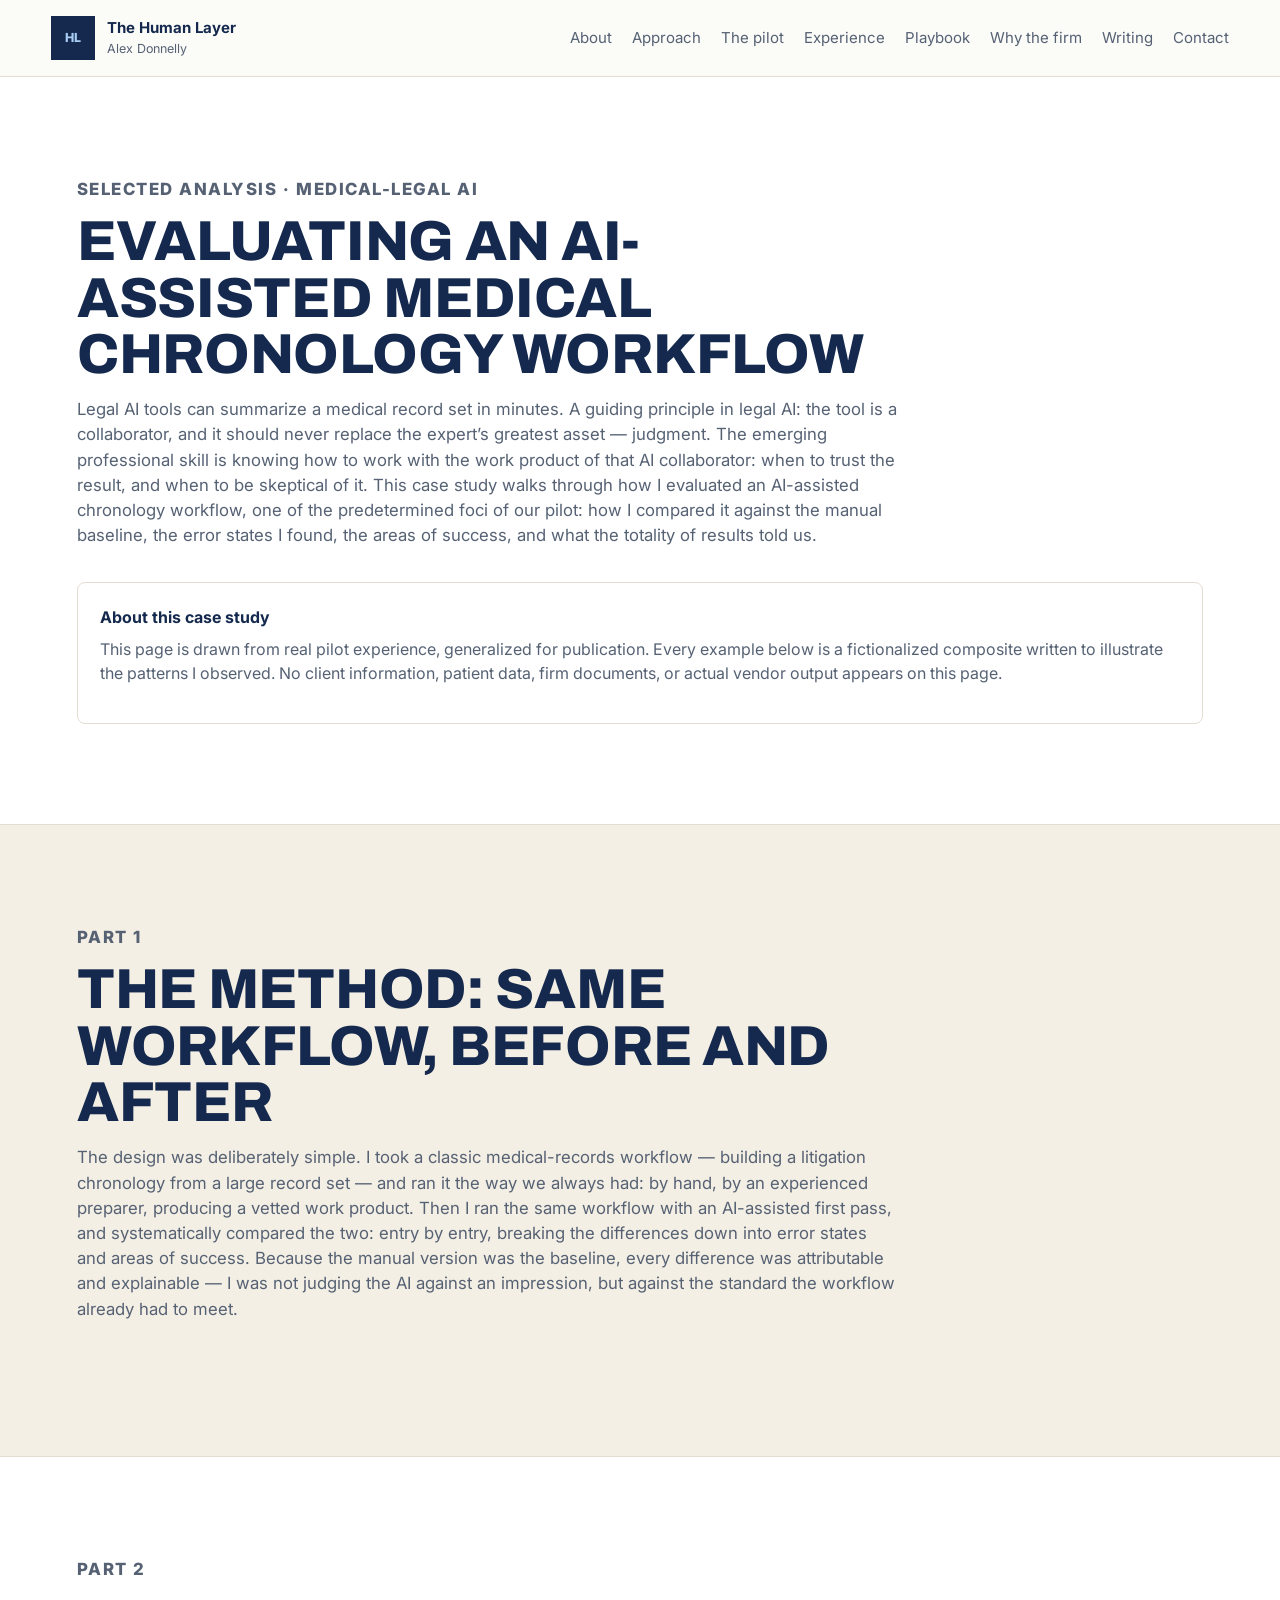
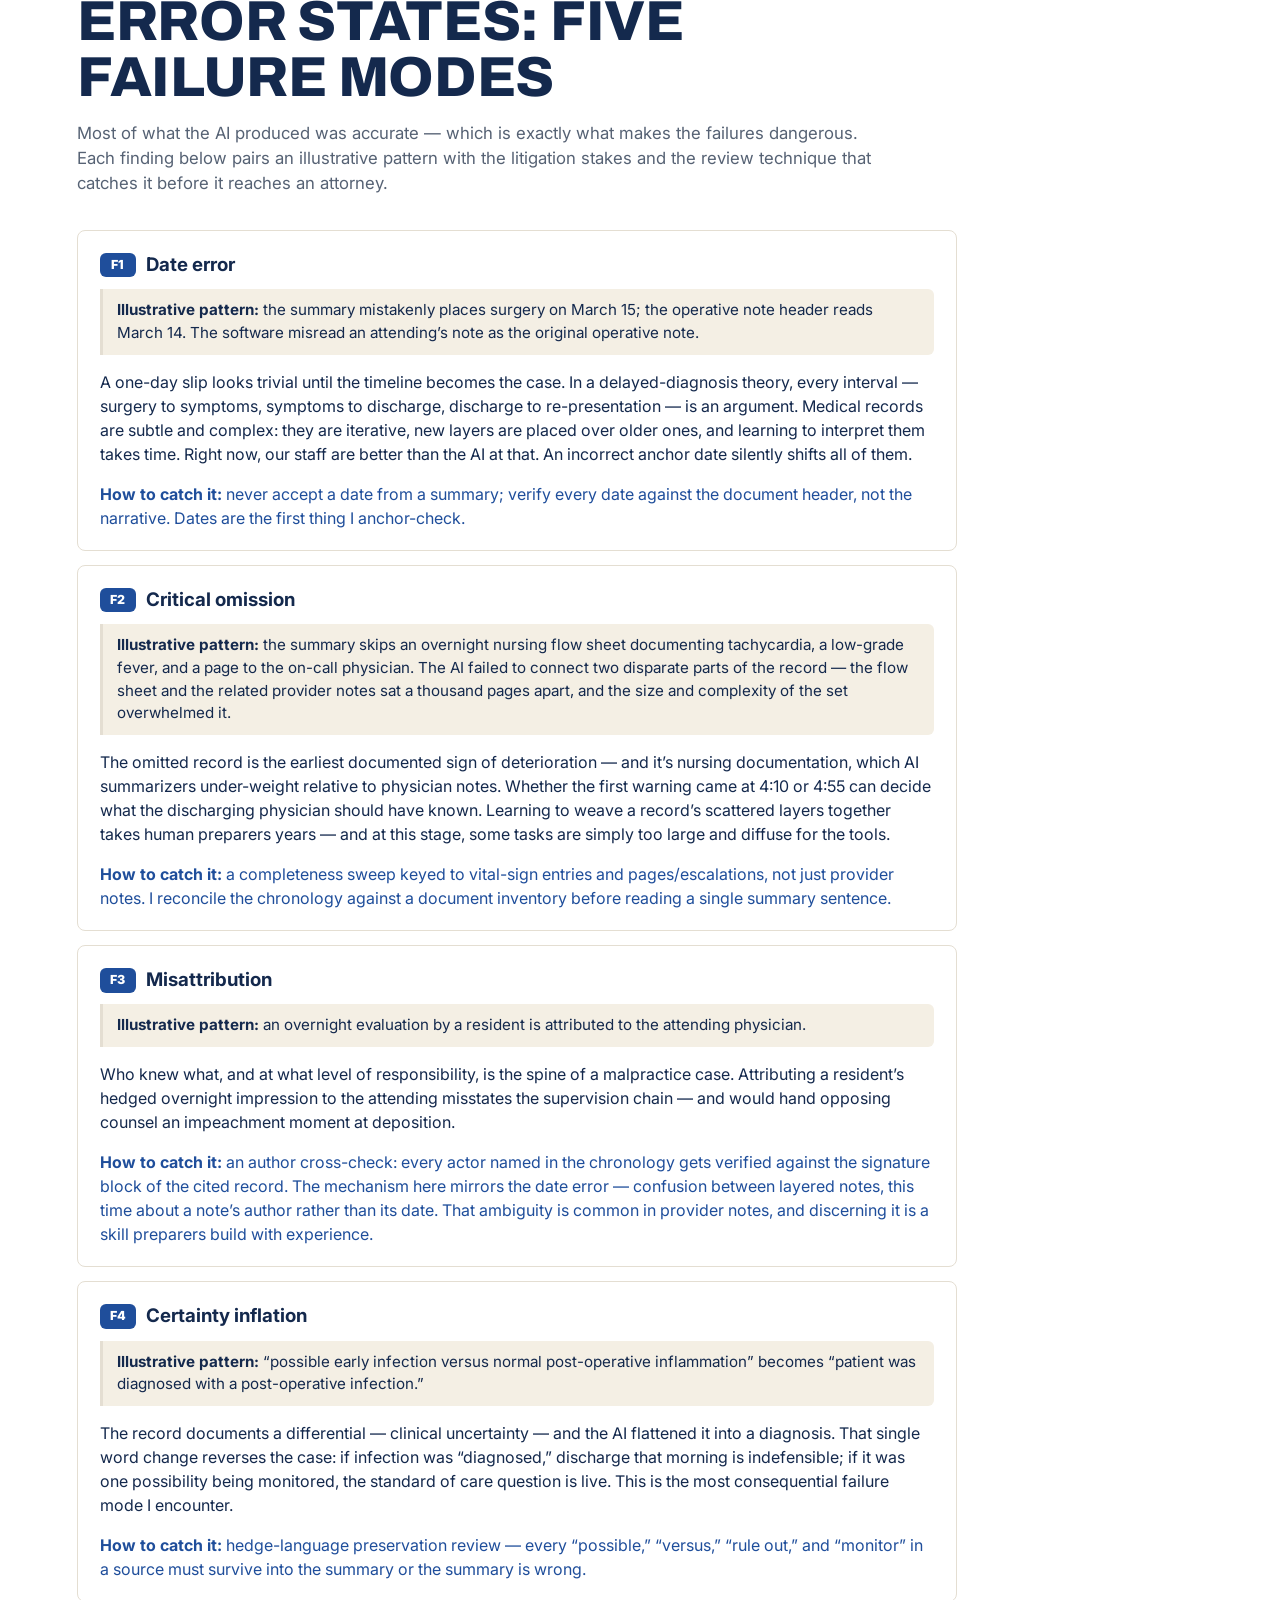
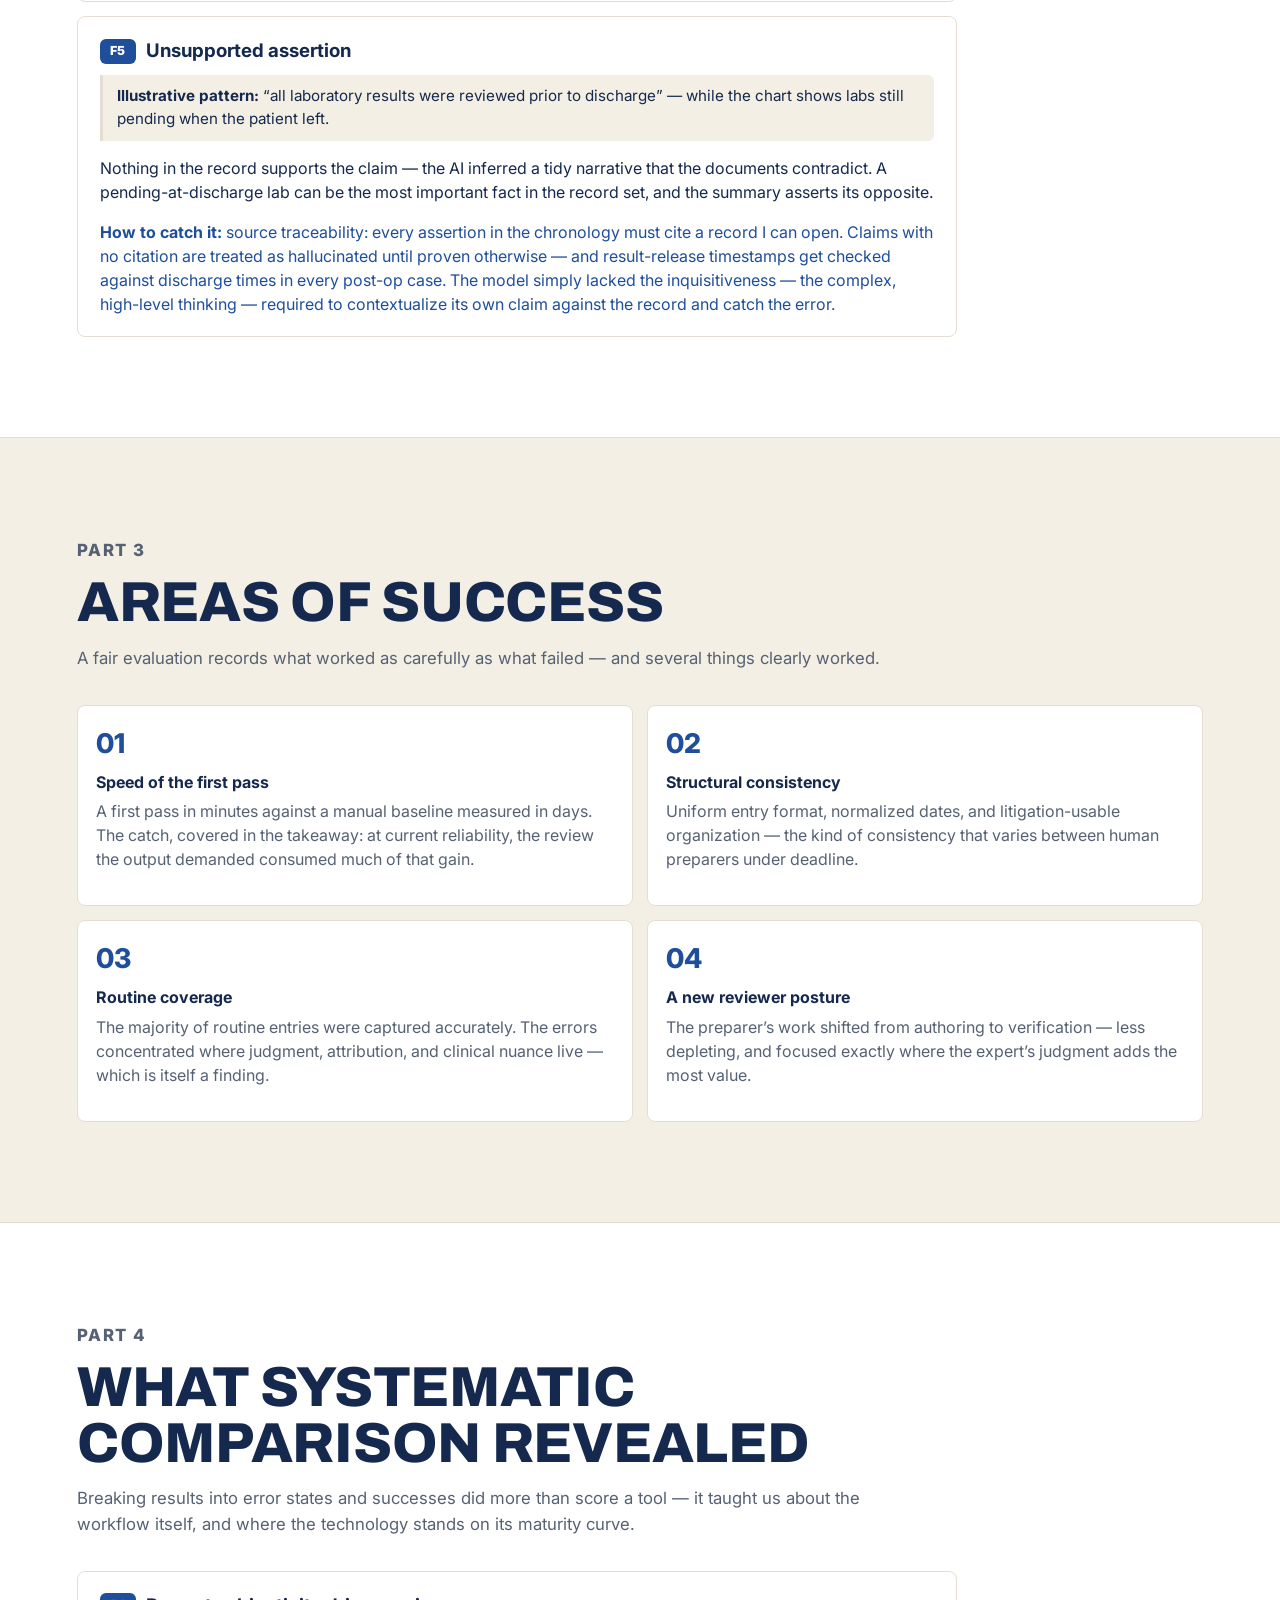
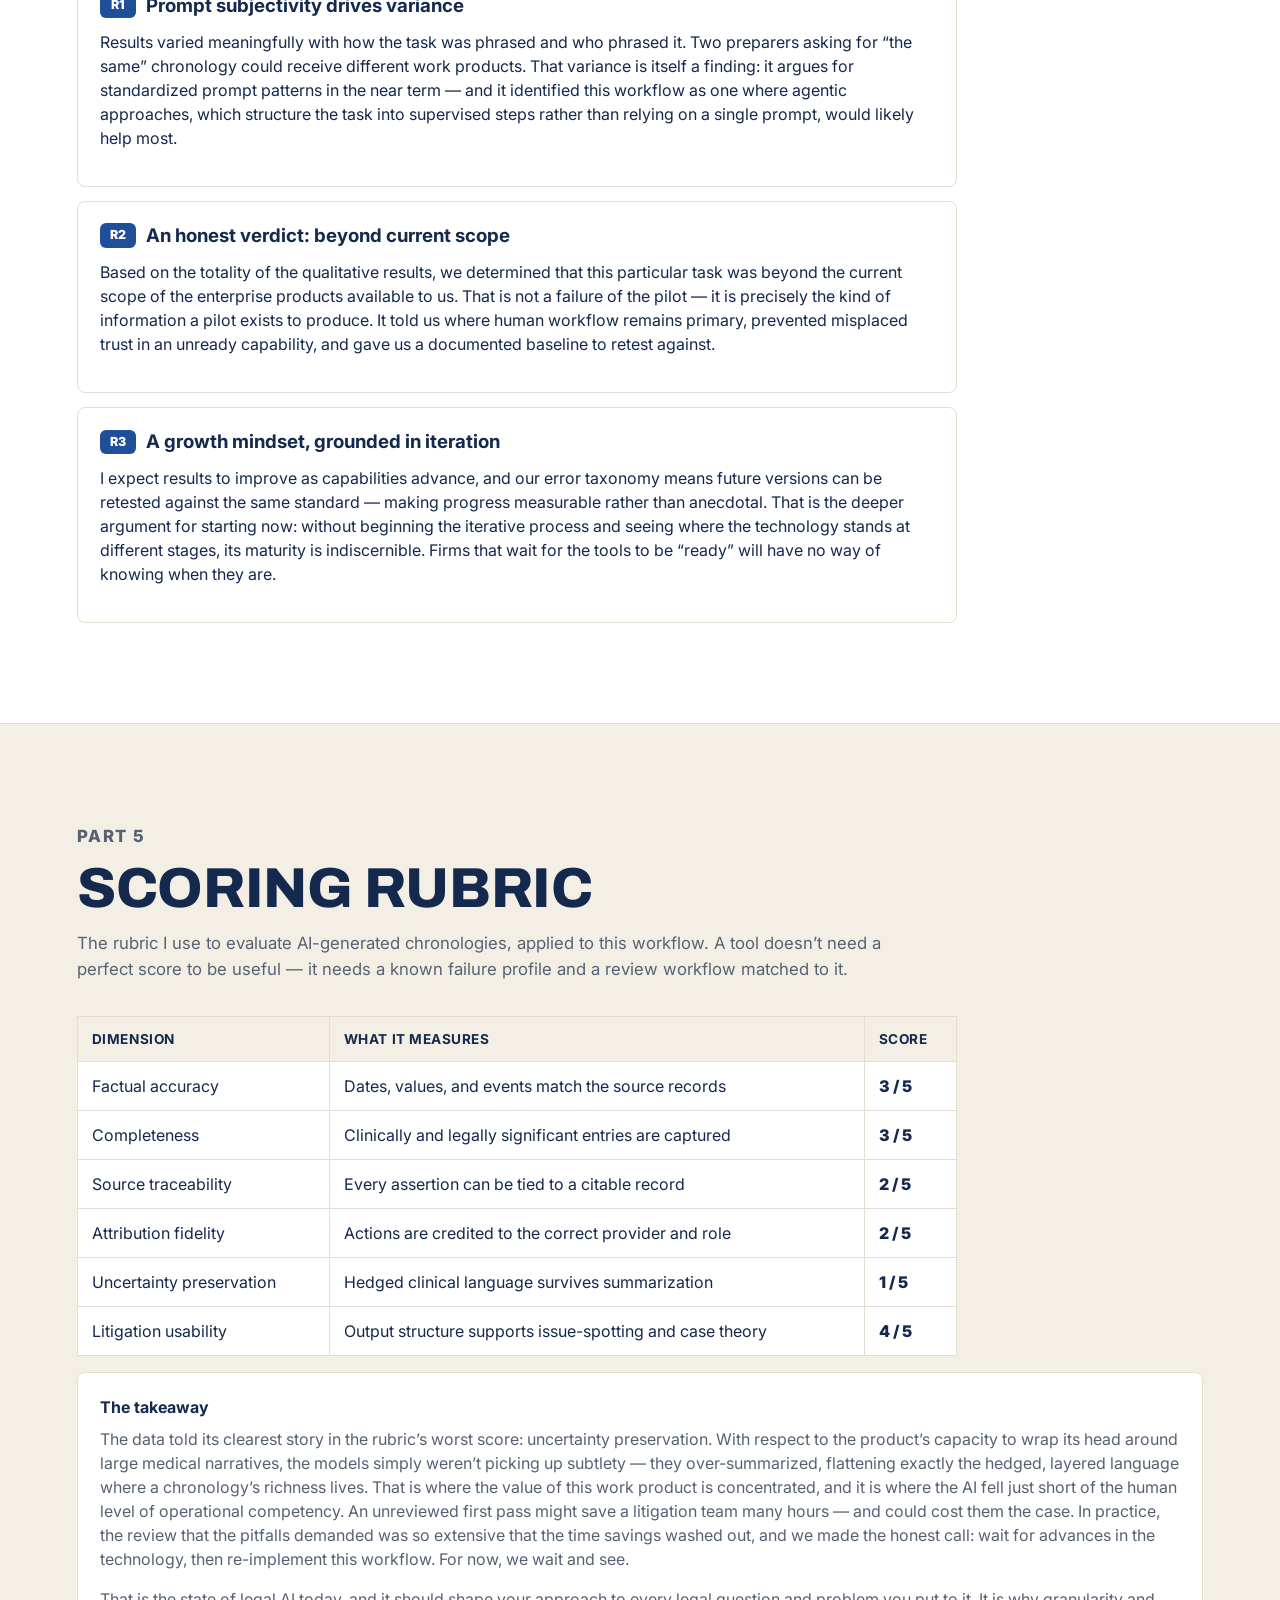
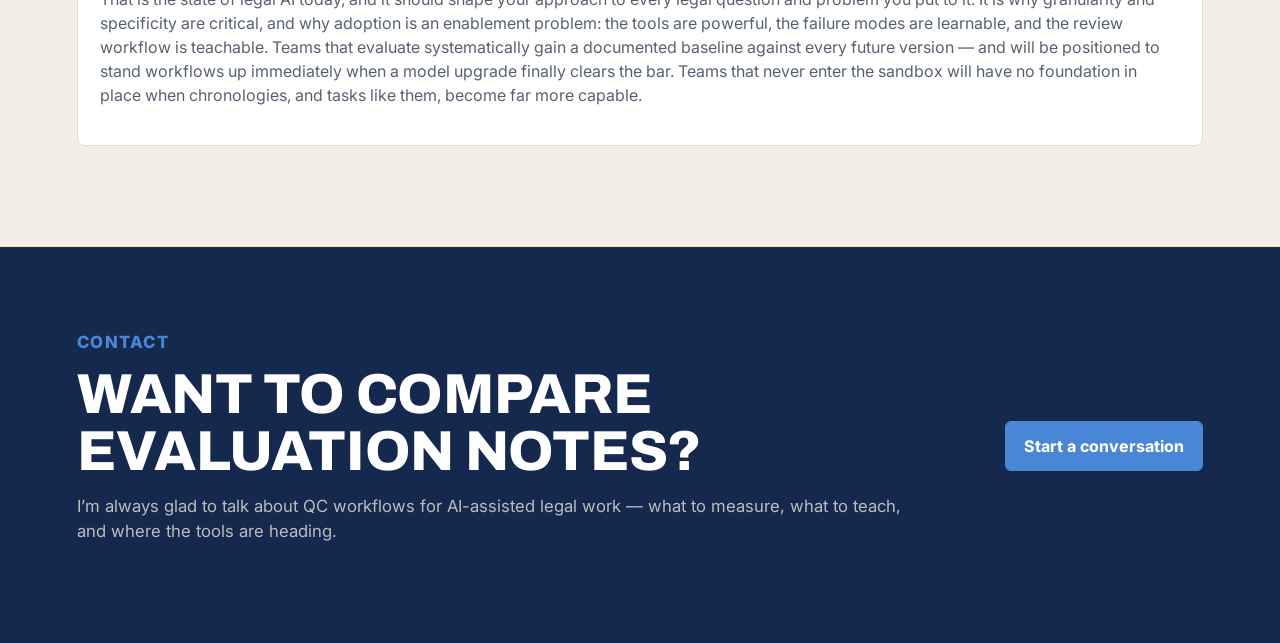
<file: chronology-analysis.html>
<!doctype html>
<html lang="en">
  <head>
    <!-- Google tag (gtag.js) -->
    <script async src="https://www.googletagmanager.com/gtag/js?id=G-5SEJFHV82K"></script>
    <script>
      window.dataLayer = window.dataLayer || [];
      function gtag(){dataLayer.push(arguments);}
      gtag('js', new Date());
      gtag('config', 'G-5SEJFHV82K');
    </script>
    <meta charset="utf-8">
    <meta name="viewport" content="width=device-width, initial-scale=1">
    <title>AI Chronology Analysis: A Worked Case Study | Alex Donnelly</title>
    <meta
      name="description"
      content="A de-identified case study: evaluating an AI-assisted medical chronology workflow against its manual baseline — failure modes, areas of success, a scoring rubric, and what systematic comparison revealed."
    >
    <link rel="icon" href="favicon.svg" type="image/svg+xml">
    <link rel="icon" href="favicon.png" sizes="48x48">
    <link rel="apple-touch-icon" href="apple-touch-icon.png">
    <link rel="preconnect" href="https://fonts.googleapis.com">
    <link rel="preconnect" href="https://fonts.gstatic.com" crossorigin>
    <link href="https://fonts.googleapis.com/css2?family=Archivo:wght@600;700;800&family=Inter:wght@400;500;600;700;800&display=swap" rel="stylesheet">
    <link rel="stylesheet" href="styles.css?v=4">
  </head>
  <body>
    <header class="site-header">
      <a class="brand" href="index.html" aria-label="The Human Layer home">
        <span class="brand-mark" aria-hidden="true">HL</span>
        <span>
          <strong>The Human Layer</strong>
          <small>Alex Donnelly</small>
        </span>
      </a>
      <nav class="nav" aria-label="Primary navigation">
        <a href="index.html#about">About</a>
        <a href="index.html#approach">Approach</a>
        <a href="index.html#pilot">The pilot</a>
        <a href="index.html#experience">Experience</a>
        <a href="index.html#playbook">Playbook</a>
        <a href="index.html#why">Why the firm</a>
        <a href="index.html#writing">Writing</a>
        <a href="index.html#contact">Contact</a>
      </nav>
    </header>

    <main id="top">
      <section class="section">
        <div class="section-heading">
          <p class="eyebrow">Selected analysis &middot; Medical-legal AI</p>
          <h2>Evaluating an AI-assisted medical chronology workflow</h2>
          <p>
            Legal AI tools can summarize a medical record set in minutes. A guiding principle in legal AI: the
            tool is a collaborator, and it should never replace the expert&rsquo;s greatest asset &mdash;
            judgment. The emerging professional skill is knowing how to work with the work product of that AI
            collaborator: when to trust the result, and when to be skeptical of it. This case study walks through
            how I evaluated an AI-assisted chronology workflow, one of the predetermined foci of our pilot: how I
            compared it against the manual baseline, the error states I found, the areas of success, and what the
            totality of results told us.
          </p>
        </div>

        <div class="project-preview" role="note">
          <strong>About this case study</strong>
          <p>
            This page is drawn from real pilot experience, generalized for publication. Every example below is a
            fictionalized composite written to illustrate the patterns I observed. No client information, patient
            data, firm documents, or actual vendor output appears on this page.
          </p>
        </div>
      </section>

      <section class="section muted">
        <div class="section-heading">
          <p class="eyebrow">Part 1</p>
          <h2>The method: same workflow, before and after</h2>
          <p>
            The design was deliberately simple. I took a classic medical-records workflow &mdash; building a
            litigation chronology from a large record set &mdash; and ran it the way we always had: by hand, by
            an experienced preparer, producing a vetted work product. Then I ran the same workflow with an
            AI-assisted first pass, and systematically compared the two: entry by entry, breaking the differences
            down into error states and areas of success. Because the manual version was the baseline, every
            difference was attributable and explainable &mdash; I was not judging the AI against an impression,
            but against the standard the workflow already had to meet.
          </p>
        </div>
      </section>

      <section class="section">
        <div class="section-heading">
          <p class="eyebrow">Part 2</p>
          <h2>Error states: five failure modes</h2>
          <p>
            Most of what the AI produced was accurate &mdash; which is exactly what makes the failures
            dangerous. Each finding below pairs an illustrative pattern with the litigation stakes and the review
            technique that catches it before it reaches an attorney.
          </p>
        </div>

        <div class="findings-list">
          <article class="finding">
            <h3><span>F1</span> Date error</h3>
            <p class="vs"><strong>Illustrative pattern:</strong> the summary mistakenly places surgery on March
            15; the operative note header reads March 14. The software misread an attending&rsquo;s note as the
            original operative note.</p>
            <p>
              A one-day slip looks trivial until the timeline becomes the case. In a delayed-diagnosis theory,
              every interval &mdash; surgery to symptoms, symptoms to discharge, discharge to re-presentation
              &mdash; is an argument. Medical records are subtle and complex: they are iterative, new layers are
              placed over older ones, and learning to interpret them takes time. Right now, our staff are better
              than the AI at that. An incorrect anchor date silently shifts all of them.
            </p>
            <p class="catch"><strong>How to catch it:</strong> never accept a date from a summary; verify every
            date against the document header, not the narrative. Dates are the first thing I anchor-check.</p>
          </article>

          <article class="finding">
            <h3><span>F2</span> Critical omission</h3>
            <p class="vs"><strong>Illustrative pattern:</strong> the summary skips an overnight nursing flow
            sheet documenting tachycardia, a low-grade fever, and a page to the on-call physician. The AI failed
            to connect two disparate parts of the record &mdash; the flow sheet and the related provider notes
            sat a thousand pages apart, and the size and complexity of the set overwhelmed it.</p>
            <p>
              The omitted record is the earliest documented sign of deterioration &mdash; and it&rsquo;s nursing
              documentation, which AI summarizers under-weight relative to physician notes. Whether the first
              warning came at 4:10 or 4:55 can decide what the discharging physician should have known. Learning
              to weave a record&rsquo;s scattered layers together takes human preparers years &mdash; and at this
              stage, some tasks are simply too large and diffuse for the tools.
            </p>
            <p class="catch"><strong>How to catch it:</strong> a completeness sweep keyed to vital-sign entries
            and pages/escalations, not just provider notes. I reconcile the chronology against a document
            inventory before reading a single summary sentence.</p>
          </article>

          <article class="finding">
            <h3><span>F3</span> Misattribution</h3>
            <p class="vs"><strong>Illustrative pattern:</strong> an overnight evaluation by a resident is
            attributed to the attending physician.</p>
            <p>
              Who knew what, and at what level of responsibility, is the spine of a malpractice case. Attributing
              a resident&rsquo;s hedged overnight impression to the attending misstates the supervision chain
              &mdash; and would hand opposing counsel an impeachment moment at deposition.
            </p>
            <p class="catch"><strong>How to catch it:</strong> an author cross-check: every actor named in the
            chronology gets verified against the signature block of the cited record. The mechanism here mirrors
            the date error &mdash; confusion between layered notes, this time about a note&rsquo;s author rather
            than its date. That ambiguity is common in provider notes, and discerning it is a skill preparers
            build with experience.</p>
          </article>

          <article class="finding">
            <h3><span>F4</span> Certainty inflation</h3>
            <p class="vs"><strong>Illustrative pattern:</strong> &ldquo;possible early infection versus normal
            post-operative inflammation&rdquo; becomes &ldquo;patient was diagnosed with a post-operative
            infection.&rdquo;</p>
            <p>
              The record documents a differential &mdash; clinical uncertainty &mdash; and the AI flattened it
              into a diagnosis. That single word change reverses the case: if infection was &ldquo;diagnosed,&rdquo;
              discharge that morning is indefensible; if it was one possibility being monitored, the standard of
              care question is live. This is the most consequential failure mode I encounter.
            </p>
            <p class="catch"><strong>How to catch it:</strong> hedge-language preservation review &mdash; every
            &ldquo;possible,&rdquo; &ldquo;versus,&rdquo; &ldquo;rule out,&rdquo; and &ldquo;monitor&rdquo; in a
            source must survive into the summary or the summary is wrong.</p>
          </article>

          <article class="finding">
            <h3><span>F5</span> Unsupported assertion</h3>
            <p class="vs"><strong>Illustrative pattern:</strong> &ldquo;all laboratory results were reviewed
            prior to discharge&rdquo; &mdash; while the chart shows labs still pending when the patient left.</p>
            <p>
              Nothing in the record supports the claim &mdash; the AI inferred a tidy narrative that the
              documents contradict. A pending-at-discharge lab can be the most important fact in the record set,
              and the summary asserts its opposite.
            </p>
            <p class="catch"><strong>How to catch it:</strong> source traceability: every assertion in the
            chronology must cite a record I can open. Claims with no citation are treated as hallucinated until
            proven otherwise &mdash; and result-release timestamps get checked against discharge times in every
            post-op case. The model simply lacked the inquisitiveness &mdash; the complex, high-level thinking
            &mdash; required to contextualize its own claim against the record and catch the error.</p>
          </article>
        </div>
      </section>

      <section class="section muted">
        <div class="section-heading">
          <p class="eyebrow">Part 3</p>
          <h2>Areas of success</h2>
          <p>
            A fair evaluation records what worked as carefully as what failed &mdash; and several things clearly
            worked.
          </p>
        </div>

        <div class="enablement-cards">
          <article>
            <span>01</span>
            <h4>Speed of the first pass</h4>
            <p>A first pass in minutes against a manual baseline measured in days. The catch, covered in the
            takeaway: at current reliability, the review the output demanded consumed much of that gain.</p>
          </article>
          <article>
            <span>02</span>
            <h4>Structural consistency</h4>
            <p>Uniform entry format, normalized dates, and litigation-usable organization &mdash; the kind of
            consistency that varies between human preparers under deadline.</p>
          </article>
          <article>
            <span>03</span>
            <h4>Routine coverage</h4>
            <p>The majority of routine entries were captured accurately. The errors concentrated where judgment,
            attribution, and clinical nuance live &mdash; which is itself a finding.</p>
          </article>
          <article>
            <span>04</span>
            <h4>A new reviewer posture</h4>
            <p>The preparer&rsquo;s work shifted from authoring to verification &mdash; less depleting, and
            focused exactly where the expert&rsquo;s judgment adds the most value.</p>
          </article>
        </div>
      </section>

      <section class="section">
        <div class="section-heading">
          <p class="eyebrow">Part 4</p>
          <h2>What systematic comparison revealed</h2>
          <p>
            Breaking results into error states and successes did more than score a tool &mdash; it taught us
            about the workflow itself, and where the technology stands on its maturity curve.
          </p>
        </div>

        <div class="findings-list">
          <article class="finding">
            <h3><span>R1</span> Prompt subjectivity drives variance</h3>
            <p>
              Results varied meaningfully with how the task was phrased and who phrased it. Two preparers asking
              for &ldquo;the same&rdquo; chronology could receive different work products. That variance is itself
              a finding: it argues for standardized prompt patterns in the near term &mdash; and it identified
              this workflow as one where agentic approaches, which structure the task into supervised steps rather
              than relying on a single prompt, would likely help most.
            </p>
          </article>
          <article class="finding">
            <h3><span>R2</span> An honest verdict: beyond current scope</h3>
            <p>
              Based on the totality of the qualitative results, we determined that this particular task was
              beyond the current scope of the enterprise products available to us. That is not a failure of the
              pilot &mdash; it is precisely the kind of information a pilot exists to produce. It told us where
              human workflow remains primary, prevented misplaced trust in an unready capability, and gave us a
              documented baseline to retest against.
            </p>
          </article>
          <article class="finding">
            <h3><span>R3</span> A growth mindset, grounded in iteration</h3>
            <p>
              I expect results to improve as capabilities advance, and our error taxonomy means future versions
              can be retested against the same standard &mdash; making progress measurable rather than anecdotal.
              That is the deeper argument for starting now: without beginning the iterative process and seeing
              where the technology stands at different stages, its maturity is indiscernible. Firms that wait for
              the tools to be &ldquo;ready&rdquo; will have no way of knowing when they are.
            </p>
          </article>
        </div>
      </section>

      <section class="section muted">
        <div class="section-heading">
          <p class="eyebrow">Part 5</p>
          <h2>Scoring rubric</h2>
          <p>
            The rubric I use to evaluate AI-generated chronologies, applied to this workflow. A tool doesn&rsquo;t
            need a perfect score to be useful &mdash; it needs a known failure profile and a review workflow
            matched to it.
          </p>
        </div>

        <table class="rubric">
          <thead>
            <tr><th>Dimension</th><th>What it measures</th><th>Score</th></tr>
          </thead>
          <tbody>
            <tr><td>Factual accuracy</td><td>Dates, values, and events match the source records</td><td>3 / 5</td></tr>
            <tr><td>Completeness</td><td>Clinically and legally significant entries are captured</td><td>3 / 5</td></tr>
            <tr><td>Source traceability</td><td>Every assertion can be tied to a citable record</td><td>2 / 5</td></tr>
            <tr><td>Attribution fidelity</td><td>Actions are credited to the correct provider and role</td><td>2 / 5</td></tr>
            <tr><td>Uncertainty preservation</td><td>Hedged clinical language survives summarization</td><td>1 / 5</td></tr>
            <tr><td>Litigation usability</td><td>Output structure supports issue-spotting and case theory</td><td>4 / 5</td></tr>
          </tbody>
        </table>

        <div class="project-preview" role="note">
          <strong>The takeaway</strong>
          <p>
            The data told its clearest story in the rubric&rsquo;s worst score: uncertainty preservation. With
            respect to the product&rsquo;s capacity to wrap its head around large medical narratives, the models
            simply weren&rsquo;t picking up subtlety &mdash; they over-summarized, flattening exactly the hedged,
            layered language where a chronology&rsquo;s richness lives. That is where the value of this work
            product is concentrated, and it is where the AI fell just short of the human level of operational
            competency. An unreviewed first pass might save a litigation team many hours &mdash; and could cost
            them the case. In practice, the review that the pitfalls demanded was so extensive that the time
            savings washed out, and we made the honest call: wait for advances in the technology, then
            re-implement this workflow. For now, we wait and see.
          </p>
          <p>
            That is the state of legal AI today, and it should shape your approach to every legal question and
            problem you put to it. It is why granularity and specificity are critical, and why adoption is an
            enablement problem: the tools are powerful, the failure modes are learnable, and the review workflow
            is teachable. Teams that evaluate systematically gain a documented baseline against every future
            version &mdash; and will be positioned to stand workflows up immediately when a model upgrade finally
            clears the bar. Teams that never enter the sandbox will have no foundation in place when chronologies,
            and tasks like them, become far more capable.
          </p>
        </div>
      </section>

      <section class="contact-section">
        <div>
          <p class="eyebrow">Contact</p>
          <h2>Want to compare evaluation notes?</h2>
          <p>
            I&rsquo;m always glad to talk about QC workflows for AI-assisted legal work &mdash; what to measure,
            what to teach, and where the tools are heading.
          </p>
        </div>
        <a class="button primary" href="mailto:a.james.donnelly@gmail.com">Start a conversation</a>
      </section>
    </main>
  </body>
</html>
</file>
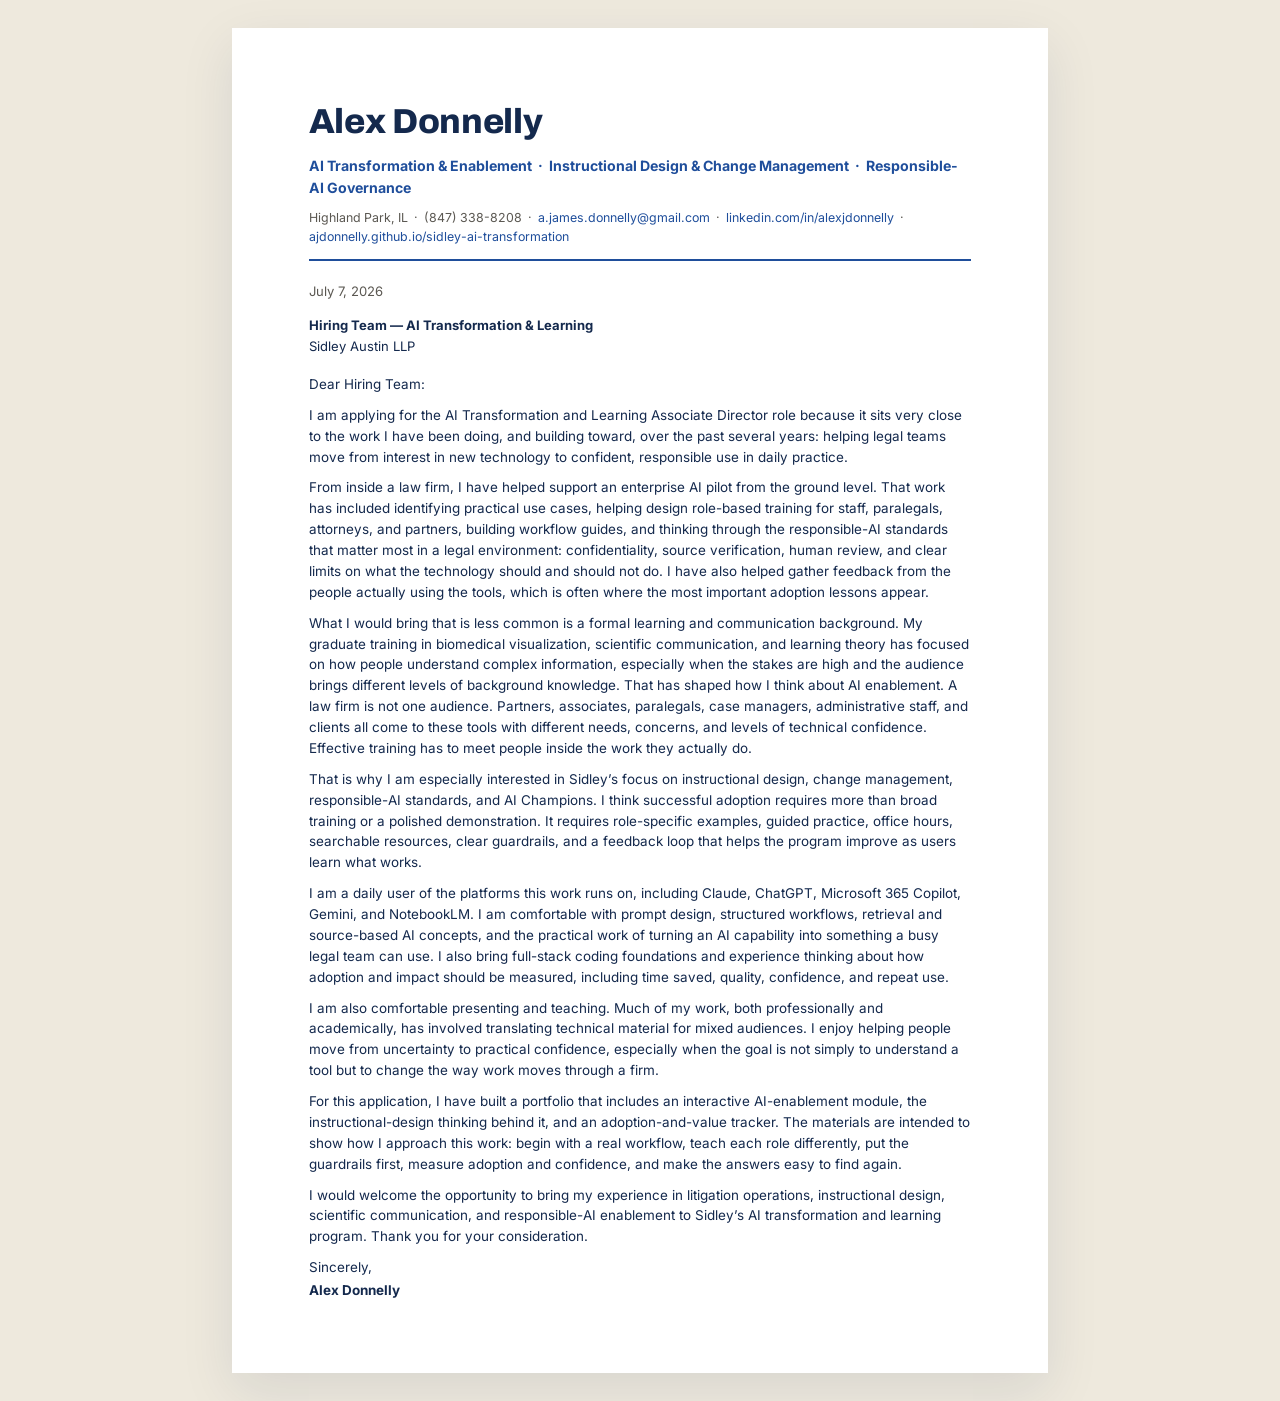
<file: cover-letter.html>
<!doctype html>
<html lang="en">
<head>
<meta charset="utf-8">
<meta name="viewport" content="width=device-width, initial-scale=1">
<title>Alex Donnelly — Cover Letter · AI Transformation &amp; Learning Associate Director</title>
<link rel="icon" href="favicon.svg" type="image/svg+xml">
<link rel="preconnect" href="https://fonts.googleapis.com">
<link rel="preconnect" href="https://fonts.gstatic.com" crossorigin>
<link href="https://fonts.googleapis.com/css2?family=Archivo:wght@700;800&family=Inter:wght@400;500;600;700;800&display=swap" rel="stylesheet">
<style>
  :root { --ink:#14294d; --muted:#5b5852; --line:#d9d3c8; --accent:#1f4e9b; --paper:#ffffff; }
  * { box-sizing: border-box; }
  html, body { margin:0; padding:0; background:#eee9dd; color:var(--ink);
    font-family: Inter, ui-sans-serif, system-ui, -apple-system, "Segoe UI", Arial, sans-serif; line-height:1.55; }
  .sheet { max-width: 8.5in; margin: 28px auto; background: var(--paper); padding: 0.7in 0.8in 0.65in;
    box-shadow: 0 18px 50px rgba(20,41,77,0.10); }
  .name { margin:0; font-family:"Archivo", Inter, sans-serif; font-weight:800; font-size:26pt;
    letter-spacing:-0.01em; color:var(--ink); }
  .title-line { margin:6px 0 0; color:var(--accent); font-weight:700; font-size:10.6pt; }
  .contact { margin:9px 0 0; padding-bottom:13px; border-bottom:2px solid var(--accent);
    color:var(--muted); font-size:9.3pt; }
  .contact a { color:var(--accent); text-decoration:none; }
  .meta { margin:20px 0 0; font-size:9.8pt; }
  .meta .date { color:var(--muted); }
  .meta .to { margin-top:14px; }
  .meta .to strong { display:block; color:var(--ink); }
  .body p { margin:0 0 10px; font-size:10.1pt; }
  .sign { margin-top:16px; }
  .sign strong { display:block; margin-top:2px; }
  @page { size: letter; margin: 0.6in;
    @bottom-left { content: "Alex Donnelly \2014 Cover Letter \2014 AI Transformation & Learning Associate Director"; font-family: Inter, Arial, sans-serif; font-size: 7.5pt; color: #8a857c; }
    @bottom-right { content: "Page " counter(page) " of " counter(pages); font-family: Inter, Arial, sans-serif; font-size: 7.5pt; color: #8a857c; }
  }
  @media print {
    html, body { background:#fff; -webkit-print-color-adjust:exact; print-color-adjust:exact; }
    .sheet { box-shadow:none; margin:0; max-width:none; padding:0; }
    .body p { orphans: 3; widows: 3; }
  }
</style>
</head>
<body>
  <div class="sheet">
    <h1 class="name">Alex Donnelly</h1>
    <p class="title-line">AI Transformation &amp; Enablement &nbsp;·&nbsp; Instructional Design &amp; Change Management &nbsp;·&nbsp; Responsible-AI Governance</p>
    <p class="contact">
      Highland Park, IL &nbsp;·&nbsp; (847) 338-8208 &nbsp;·&nbsp;
      <a href="mailto:a.james.donnelly@gmail.com">a.james.donnelly@gmail.com</a> &nbsp;·&nbsp;
      <a href="https://www.linkedin.com/in/alexjdonnelly">linkedin.com/in/alexjdonnelly</a> &nbsp;·&nbsp;
      <a href="https://ajdonnelly.github.io/sidley-ai-transformation/">ajdonnelly.github.io/sidley-ai-transformation</a>
    </p>

    <div class="meta">
      <div class="date">July 7, 2026</div>
      <div class="to">
        <strong>Hiring Team — AI Transformation &amp; Learning</strong>
        Sidley Austin LLP
      </div>
    </div>

    <div class="body" style="margin-top:18px;">
      <p>Dear Hiring Team:</p>
      <p>
        I am applying for the AI Transformation and Learning Associate Director role because it sits very close
        to the work I have been doing, and building toward, over the past several years: helping legal teams move
        from interest in new technology to confident, responsible use in daily practice.
      </p>
      <p>
        From inside a law firm, I have helped support an enterprise AI pilot from the ground level. That work has
        included identifying practical use cases, helping design role-based training for staff, paralegals,
        attorneys, and partners, building workflow guides, and thinking through the responsible-AI standards that
        matter most in a legal environment: confidentiality, source verification, human review, and clear limits
        on what the technology should and should not do. I have also helped gather feedback from the people
        actually using the tools, which is often where the most important adoption lessons appear.
      </p>
      <p>
        What I would bring that is less common is a formal learning and communication background. My graduate
        training in biomedical visualization, scientific communication, and learning theory has focused on how
        people understand complex information, especially when the stakes are high and the audience brings
        different levels of background knowledge. That has shaped how I think about AI enablement. A law firm is
        not one audience. Partners, associates, paralegals, case managers, administrative staff, and clients all
        come to these tools with different needs, concerns, and levels of technical confidence. Effective
        training has to meet people inside the work they actually do.
      </p>
      <p>
        That is why I am especially interested in Sidley&rsquo;s focus on instructional design, change
        management, responsible-AI standards, and AI Champions. I think successful adoption requires more than
        broad training or a polished demonstration. It requires role-specific examples, guided practice, office
        hours, searchable resources, clear guardrails, and a feedback loop that helps the program improve as
        users learn what works.
      </p>
      <p>
        I am a daily user of the platforms this work runs on, including Claude, ChatGPT, Microsoft 365 Copilot,
        Gemini, and NotebookLM. I am comfortable with prompt design, structured workflows, retrieval and
        source-based AI concepts, and the practical work of turning an AI capability into something a busy legal
        team can use. I also bring full-stack coding foundations and experience thinking about how adoption and
        impact should be measured, including time saved, quality, confidence, and repeat use.
      </p>
      <p>
        I am also comfortable presenting and teaching. Much of my work, both professionally and academically, has
        involved translating technical material for mixed audiences. I enjoy helping people move from uncertainty
        to practical confidence, especially when the goal is not simply to understand a tool but to change the
        way work moves through a firm.
      </p>
      <p>
        For this application, I have built a portfolio that includes an interactive AI-enablement module, the
        instructional-design thinking behind it, and an adoption-and-value tracker. The materials are intended to
        show how I approach this work: begin with a real workflow, teach each role differently, put the guardrails
        first, measure adoption and confidence, and make the answers easy to find again.
      </p>
      <p>
        I would welcome the opportunity to bring my experience in litigation operations, instructional design,
        scientific communication, and responsible-AI enablement to Sidley&rsquo;s AI transformation and learning
        program. Thank you for your consideration.
      </p>
      <p class="sign">Sincerely,<strong>Alex Donnelly</strong></p>
    </div>
  </div>
</body>
</html>
</file>
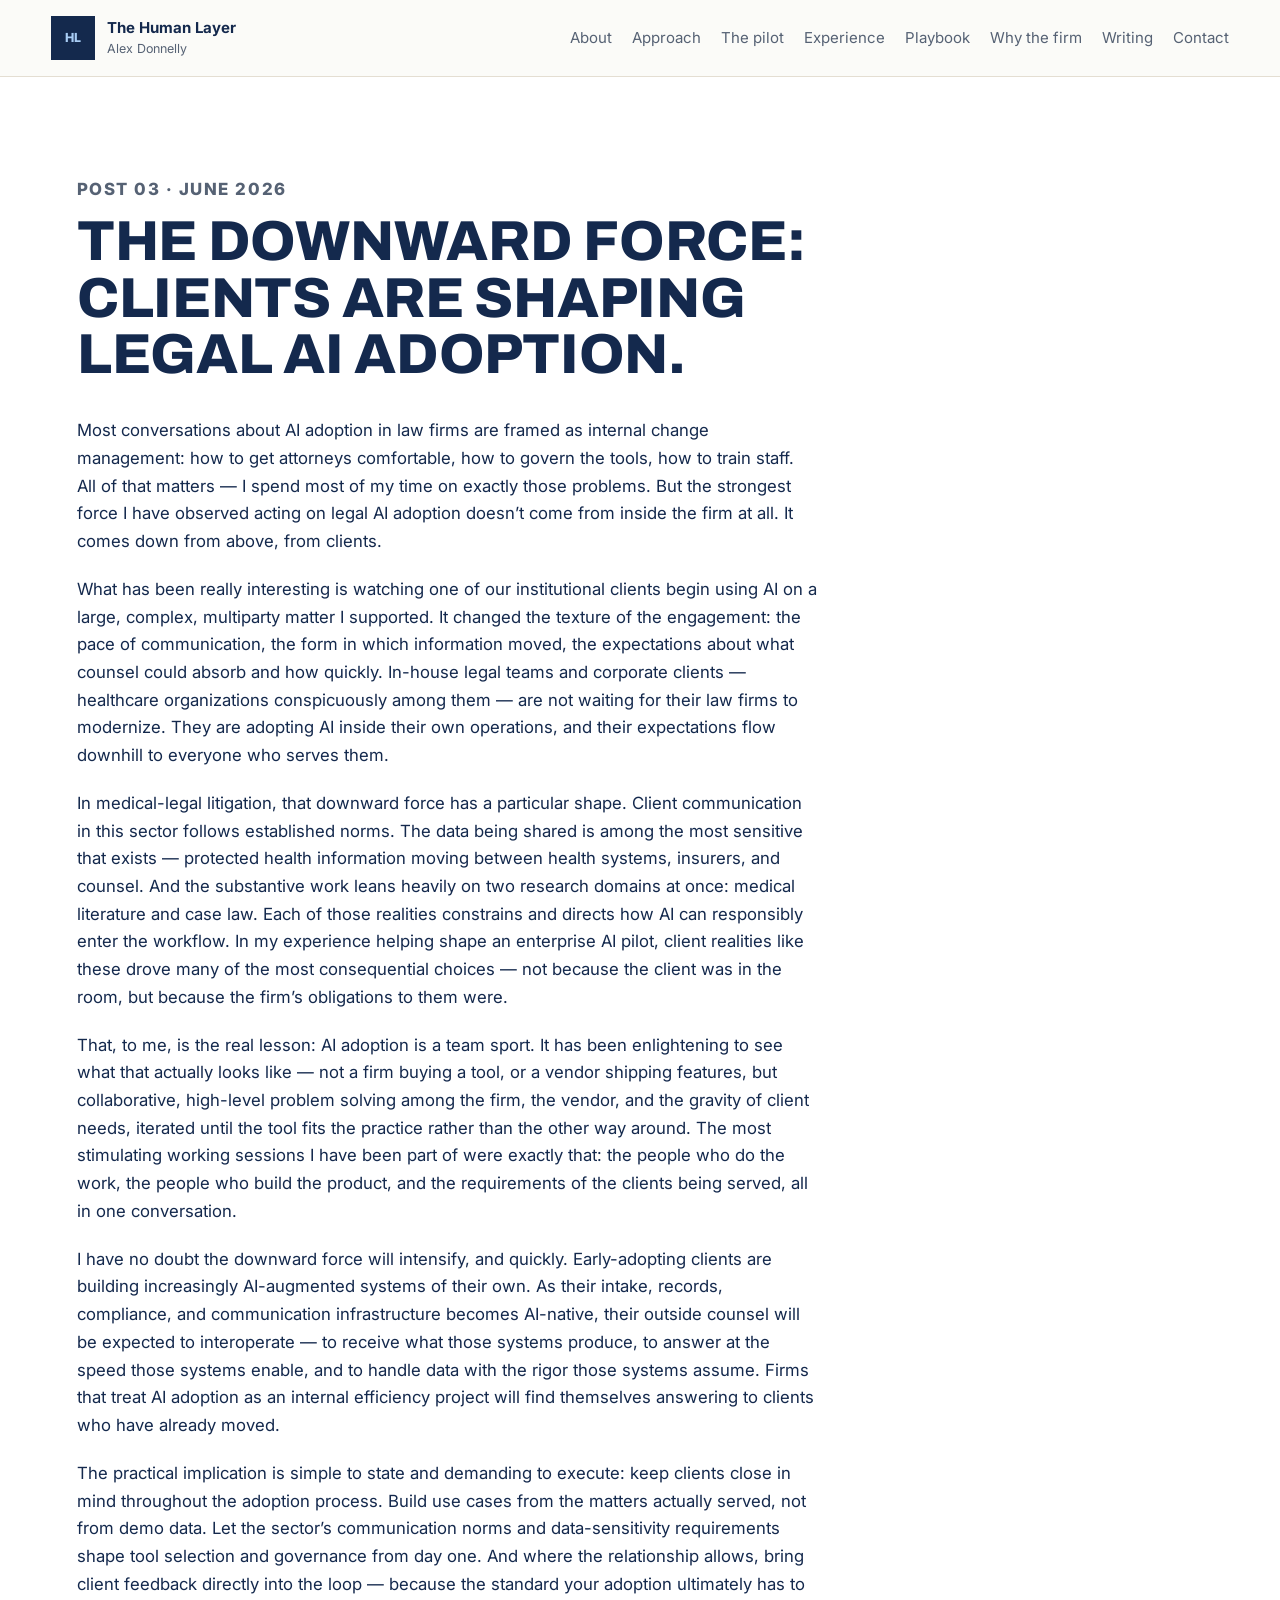
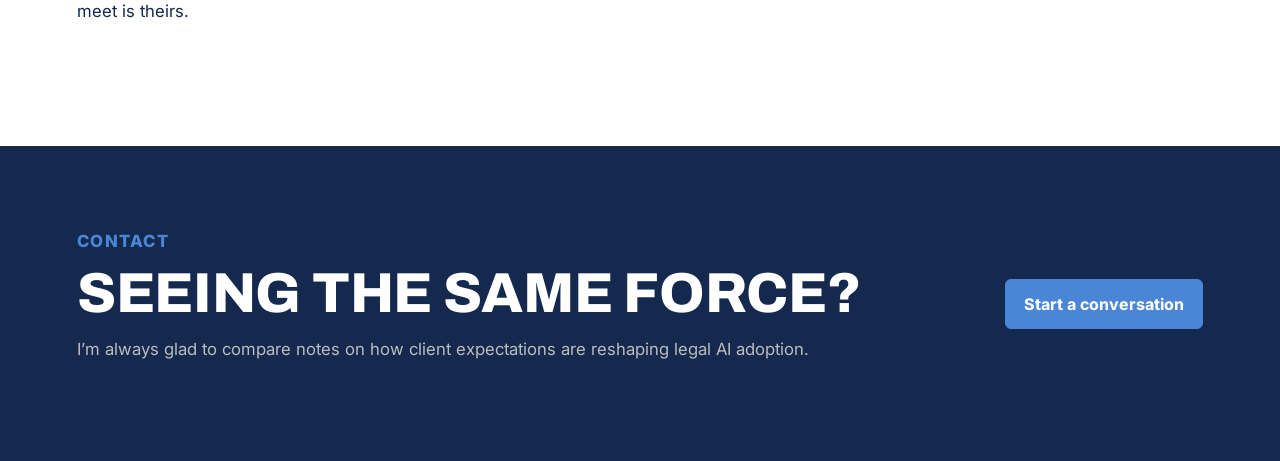
<file: downward-force.html>
<!doctype html>
<html lang="en">
  <head>
    <!-- Google tag (gtag.js) -->
    <script async src="https://www.googletagmanager.com/gtag/js?id=G-5SEJFHV82K"></script>
    <script>
      window.dataLayer = window.dataLayer || [];
      function gtag(){dataLayer.push(arguments);}
      gtag('js', new Date());
      gtag('config', 'G-5SEJFHV82K');
    </script>
    <meta charset="utf-8">
    <meta name="viewport" content="width=device-width, initial-scale=1">
    <title>The Downward Force: Clients Are Shaping Legal AI Adoption | Alex Donnelly</title>
    <meta
      name="description"
      content="The strongest force on legal AI adoption comes from clients. Why their expectations should shape a firm's tools, governance, and rollout from day one."
    >
    <link rel="icon" href="favicon.svg" type="image/svg+xml">
    <link rel="icon" href="favicon.png" sizes="48x48">
    <link rel="apple-touch-icon" href="apple-touch-icon.png">
    <link rel="preconnect" href="https://fonts.googleapis.com">
    <link rel="preconnect" href="https://fonts.gstatic.com" crossorigin>
    <link href="https://fonts.googleapis.com/css2?family=Archivo:wght@600;700;800&family=Inter:wght@400;500;600;700;800&display=swap" rel="stylesheet">
    <link rel="stylesheet" href="styles.css?v=4">
  </head>
  <body>
    <header class="site-header">
      <a class="brand" href="index.html" aria-label="The Human Layer home">
        <span class="brand-mark" aria-hidden="true">HL</span>
        <span>
          <strong>The Human Layer</strong>
          <small>Alex Donnelly</small>
        </span>
      </a>
      <nav class="nav" aria-label="Primary navigation">
        <a href="index.html#about">About</a>
        <a href="index.html#approach">Approach</a>
        <a href="index.html#pilot">The pilot</a>
        <a href="index.html#experience">Experience</a>
        <a href="index.html#playbook">Playbook</a>
        <a href="index.html#why">Why the firm</a>
        <a href="index.html#writing">Writing</a>
        <a href="index.html#contact">Contact</a>
      </nav>
    </header>

    <main id="top">
      <section class="section">
        <div class="section-heading">
          <p class="eyebrow">Post 03 &middot; June 2026</p>
          <h2>The downward force: clients are shaping legal AI adoption.</h2>
        </div>

        <div class="post-body">
          <p>
            Most conversations about AI adoption in law firms are framed as internal change management: how to
            get attorneys comfortable, how to govern the tools, how to train staff. All of that matters &mdash;
            I spend most of my time on exactly those problems. But the strongest force I have observed acting on
            legal AI adoption doesn&rsquo;t come from inside the firm at all. It comes down from above, from
            clients.
          </p>
          <p>
            What has been really interesting is watching one of our institutional clients begin using AI on a
            large, complex, multiparty matter I supported. It changed the texture of the engagement: the pace of
            communication, the form in which information moved, the expectations about what counsel could absorb
            and how quickly. In-house legal teams and corporate clients &mdash; healthcare organizations
            conspicuously among them &mdash; are not waiting for their law firms to modernize. They are adopting
            AI inside their own operations, and their expectations flow downhill to everyone who serves them.
          </p>
          <p>
            In medical-legal litigation, that downward force has a particular shape. Client communication in this
            sector follows established norms. The data being shared is among the most sensitive that exists
            &mdash; protected health information moving between health systems, insurers, and counsel. And the
            substantive work leans heavily on two research domains at once: medical literature and case law. Each
            of those realities constrains and directs how AI can responsibly enter the workflow. In my experience
            helping shape an enterprise AI pilot, client realities like these drove many of the most
            consequential choices &mdash; not because the client was in the room, but because the firm&rsquo;s
            obligations to them were.
          </p>
          <p>
            That, to me, is the real lesson: AI adoption is a team sport. It has been enlightening to see what
            that actually looks like &mdash; not a firm buying a tool, or a vendor shipping features, but
            collaborative, high-level problem solving among the firm, the vendor, and the gravity of client
            needs, iterated until the tool fits the practice rather than the other way around. The most
            stimulating working sessions I have been part of were exactly that: the people who do the work, the
            people who build the product, and the requirements of the clients being served, all in one
            conversation.
          </p>
          <p>
            I have no doubt the downward force will intensify, and quickly. Early-adopting clients are building
            increasingly AI-augmented systems of their own. As their intake, records, compliance, and
            communication infrastructure becomes AI-native, their outside counsel will be expected to
            interoperate &mdash; to receive what those systems produce, to answer at the speed those systems
            enable, and to handle data with the rigor those systems assume. Firms that treat AI adoption as an
            internal efficiency project will find themselves answering to clients who have already moved.
          </p>
          <p>
            The practical implication is simple to state and demanding to execute: keep clients close in mind
            throughout the adoption process. Build use cases from the matters actually served, not from demo
            data. Let the sector&rsquo;s communication norms and data-sensitivity requirements shape tool
            selection and governance from day one. And where the relationship allows, bring client feedback
            directly into the loop &mdash; because the standard your adoption ultimately has to meet is theirs.
          </p>
        </div>
      </section>

      <section class="contact-section">
        <div>
          <p class="eyebrow">Contact</p>
          <h2>Seeing the same force?</h2>
          <p>
            I&rsquo;m always glad to compare notes on how client expectations are reshaping legal AI adoption.
          </p>
        </div>
        <a class="button primary" href="mailto:a.james.donnelly@gmail.com">Start a conversation</a>
      </section>
    </main>
  </body>
</html>
</file>
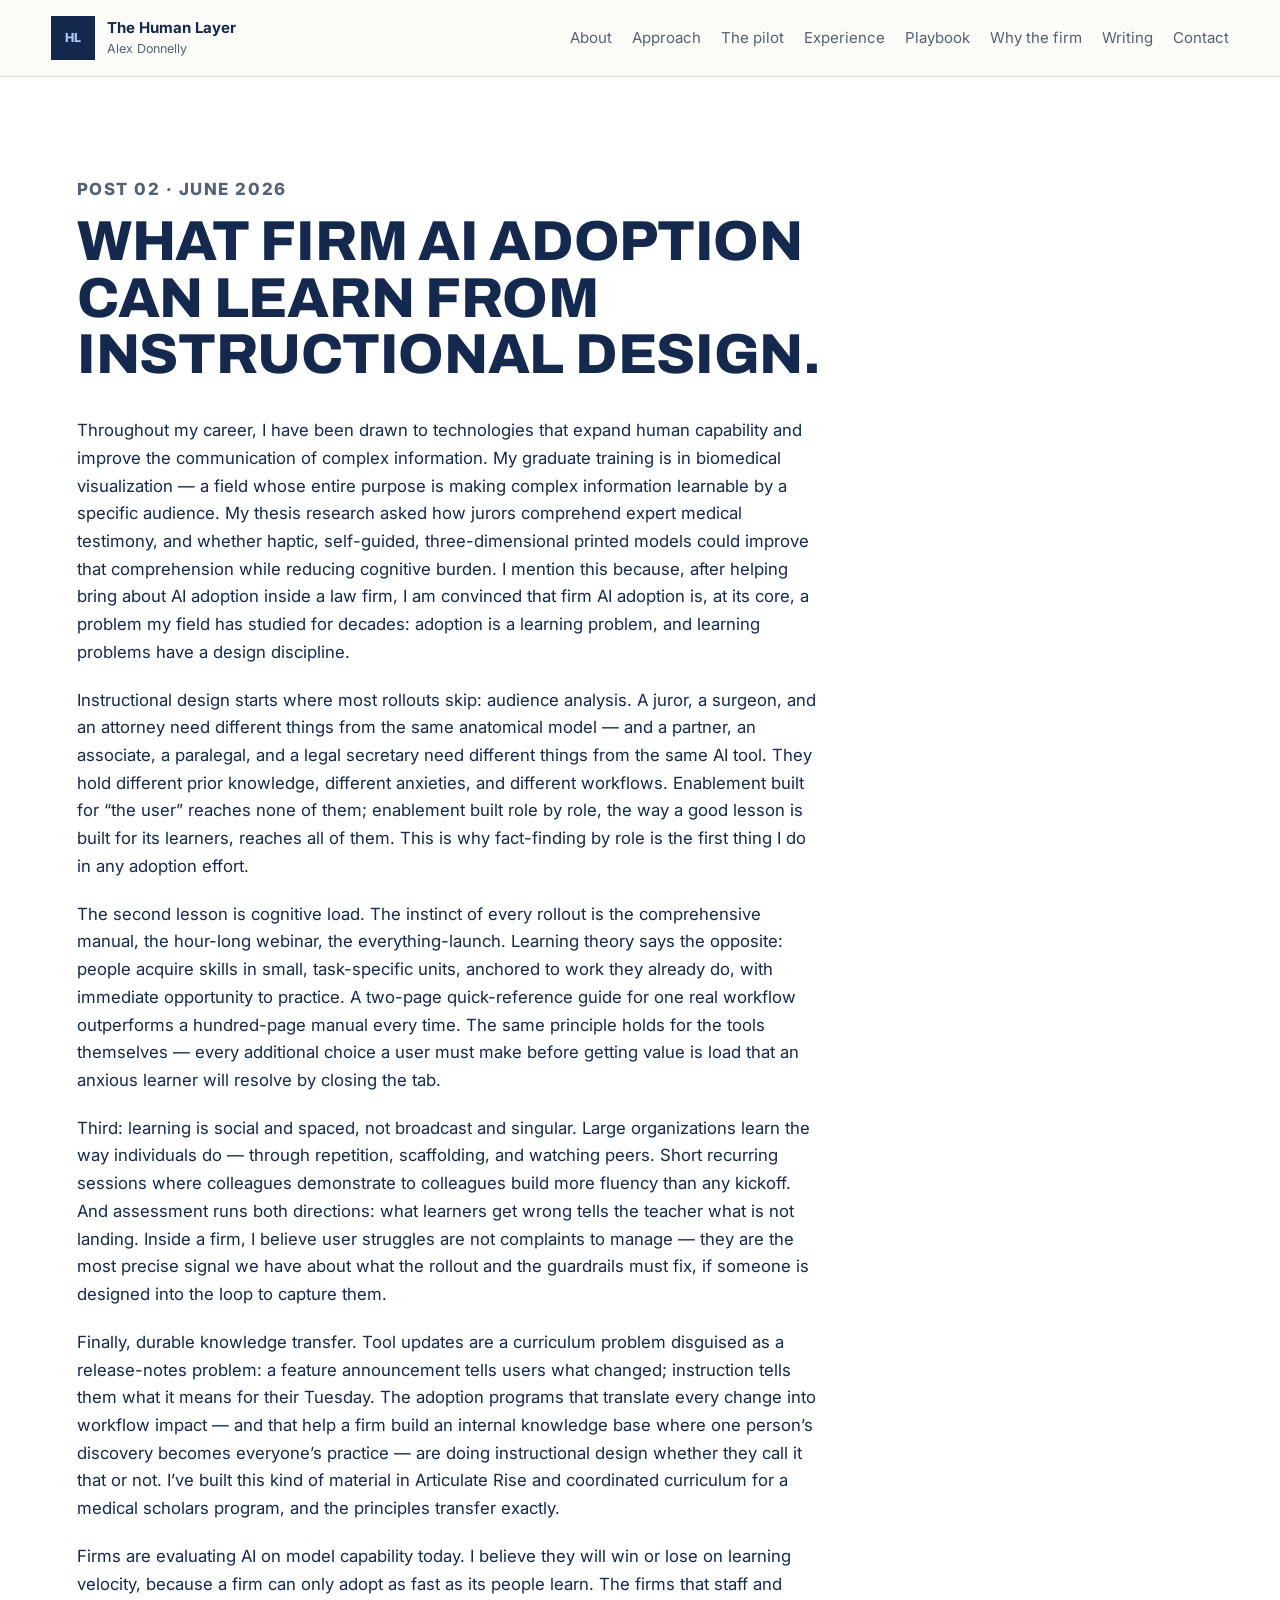
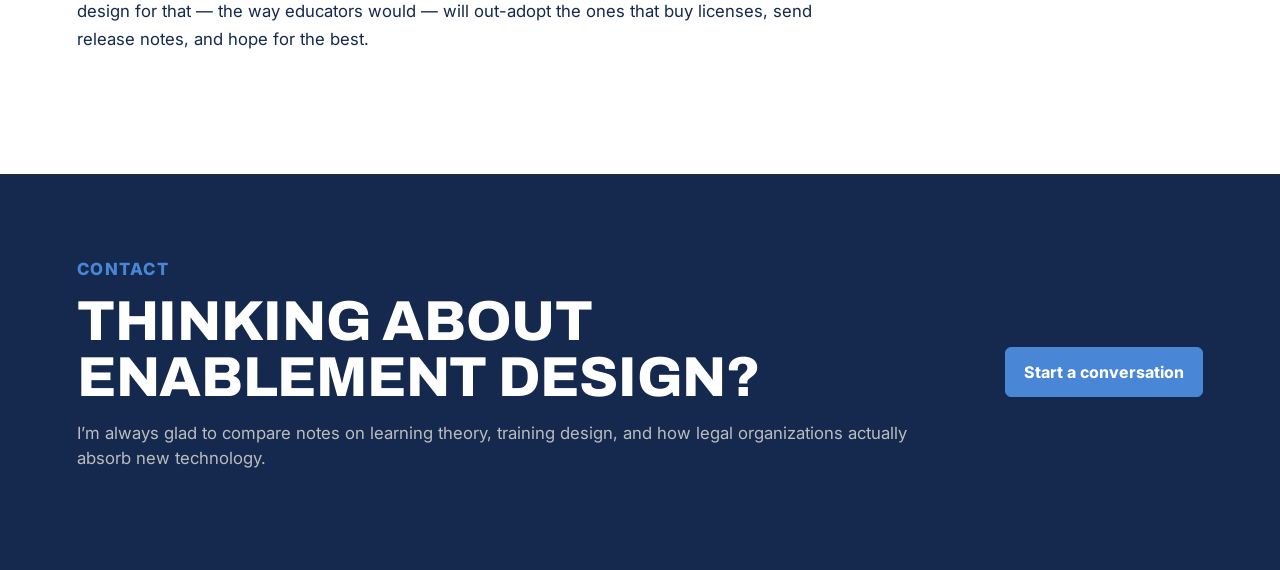
<file: instructional-design.html>
<!doctype html>
<html lang="en">
  <head>
    <!-- Google tag (gtag.js) -->
    <script async src="https://www.googletagmanager.com/gtag/js?id=G-5SEJFHV82K"></script>
    <script>
      window.dataLayer = window.dataLayer || [];
      function gtag(){dataLayer.push(arguments);}
      gtag('js', new Date());
      gtag('config', 'G-5SEJFHV82K');
    </script>
    <meta charset="utf-8">
    <meta name="viewport" content="width=device-width, initial-scale=1">
    <title>What Firm AI Adoption Can Learn from Instructional Design | Alex Donnelly</title>
    <meta
      name="description"
      content="Adoption is a learning problem, and learning problems have a design discipline. What instructional design teaches about rolling out AI inside a law firm."
    >
    <link rel="icon" href="favicon.svg" type="image/svg+xml">
    <link rel="icon" href="favicon.png" sizes="48x48">
    <link rel="apple-touch-icon" href="apple-touch-icon.png">
    <link rel="preconnect" href="https://fonts.googleapis.com">
    <link rel="preconnect" href="https://fonts.gstatic.com" crossorigin>
    <link href="https://fonts.googleapis.com/css2?family=Archivo:wght@600;700;800&family=Inter:wght@400;500;600;700;800&display=swap" rel="stylesheet">
    <link rel="stylesheet" href="styles.css?v=4">
  </head>
  <body>
    <header class="site-header">
      <a class="brand" href="index.html" aria-label="The Human Layer home">
        <span class="brand-mark" aria-hidden="true">HL</span>
        <span>
          <strong>The Human Layer</strong>
          <small>Alex Donnelly</small>
        </span>
      </a>
      <nav class="nav" aria-label="Primary navigation">
        <a href="index.html#about">About</a>
        <a href="index.html#approach">Approach</a>
        <a href="index.html#pilot">The pilot</a>
        <a href="index.html#experience">Experience</a>
        <a href="index.html#playbook">Playbook</a>
        <a href="index.html#why">Why the firm</a>
        <a href="index.html#writing">Writing</a>
        <a href="index.html#contact">Contact</a>
      </nav>
    </header>

    <main id="top">
      <section class="section">
        <div class="section-heading">
          <p class="eyebrow">Post 02 &middot; June 2026</p>
          <h2>What firm AI adoption can learn from instructional design.</h2>
        </div>

        <div class="post-body">
          <p>
            Throughout my career, I have been drawn to technologies that expand human capability and improve the
            communication of complex information. My graduate training is in biomedical visualization &mdash; a
            field whose entire purpose is making complex information learnable by a specific audience. My thesis
            research asked how jurors comprehend expert medical testimony, and whether haptic, self-guided,
            three-dimensional printed models could improve that comprehension while reducing cognitive burden.
            I mention this because, after helping bring about AI adoption inside a law firm, I am convinced that
            firm AI adoption is, at its core, a problem my field has studied for decades: adoption is a learning
            problem, and learning problems have a design discipline.
          </p>
          <p>
            Instructional design starts where most rollouts skip: audience analysis. A juror, a surgeon, and an
            attorney need different things from the same anatomical model &mdash; and a partner, an associate, a
            paralegal, and a legal secretary need different things from the same AI tool. They hold different
            prior knowledge, different anxieties, and different workflows. Enablement built for &ldquo;the
            user&rdquo; reaches none of them; enablement built role by role, the way a good lesson is built for
            its learners, reaches all of them. This is why fact-finding by role is the first thing I do in any
            adoption effort.
          </p>
          <p>
            The second lesson is cognitive load. The instinct of every rollout is the comprehensive manual, the
            hour-long webinar, the everything-launch. Learning theory says the opposite: people acquire skills in
            small, task-specific units, anchored to work they already do, with immediate opportunity to practice.
            A two-page quick-reference guide for one real workflow outperforms a hundred-page manual every time.
            The same principle holds for the tools themselves &mdash; every additional choice a user must make
            before getting value is load that an anxious learner will resolve by closing the tab.
          </p>
          <p>
            Third: learning is social and spaced, not broadcast and singular. Large organizations learn the way
            individuals do &mdash; through repetition, scaffolding, and watching peers. Short recurring sessions
            where colleagues demonstrate to colleagues build more fluency than any kickoff. And assessment runs
            both directions: what learners get wrong tells the teacher what is not landing. Inside a firm, I
            believe user struggles are not complaints to manage &mdash; they are the most precise signal we have
            about what the rollout and the guardrails must fix, if someone is designed into the loop to capture
            them.
          </p>
          <p>
            Finally, durable knowledge transfer. Tool updates are a curriculum problem disguised as a
            release-notes problem: a feature announcement tells users what changed; instruction tells them what
            it means for their Tuesday. The adoption programs that translate every change into workflow impact
            &mdash; and that help a firm build an internal knowledge base where one person&rsquo;s discovery
            becomes everyone&rsquo;s practice &mdash; are doing instructional design whether they call it that or
            not. I&rsquo;ve built this kind of material in Articulate Rise and coordinated curriculum for a
            medical scholars program, and the principles transfer exactly.
          </p>
          <p>
            Firms are evaluating AI on model capability today. I believe they will win or lose on learning
            velocity, because a firm can only adopt as fast as its people learn. The firms that staff and design
            for that &mdash; the way educators would &mdash; will out-adopt the ones that buy licenses, send
            release notes, and hope for the best.
          </p>
        </div>
      </section>

      <section class="contact-section">
        <div>
          <p class="eyebrow">Contact</p>
          <h2>Thinking about enablement design?</h2>
          <p>
            I&rsquo;m always glad to compare notes on learning theory, training design, and how legal
            organizations actually absorb new technology.
          </p>
        </div>
        <a class="button primary" href="mailto:a.james.donnelly@gmail.com">Start a conversation</a>
      </section>
    </main>
  </body>
</html>
</file>
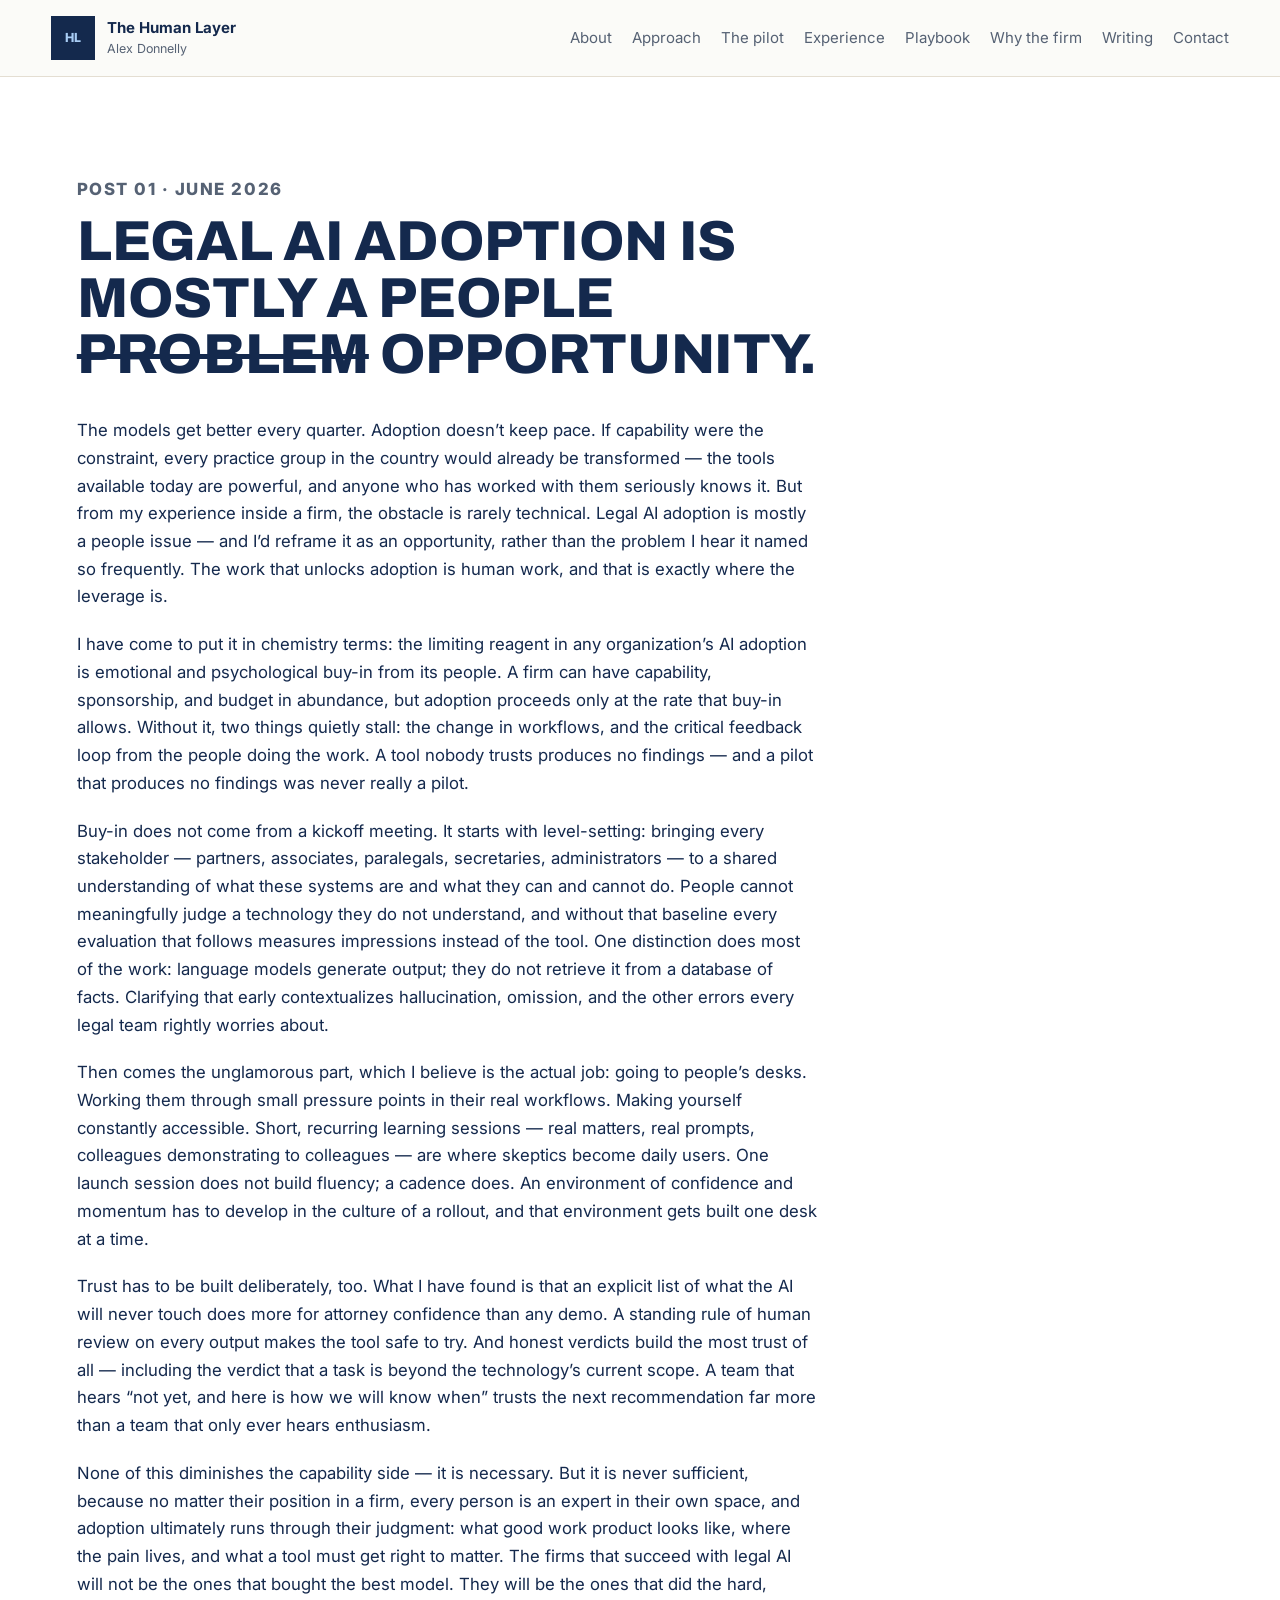
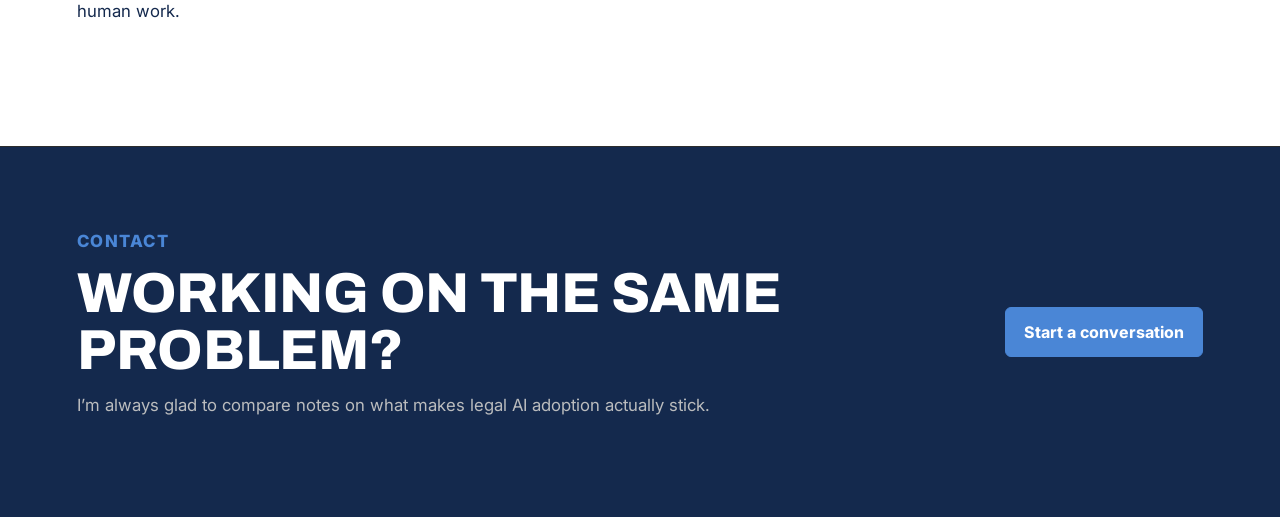
<file: people-problem.html>
<!doctype html>
<html lang="en">
  <head>
    <!-- Google tag (gtag.js) -->
    <script async src="https://www.googletagmanager.com/gtag/js?id=G-5SEJFHV82K"></script>
    <script>
      window.dataLayer = window.dataLayer || [];
      function gtag(){dataLayer.push(arguments);}
      gtag('js', new Date());
      gtag('config', 'G-5SEJFHV82K');
    </script>
    <meta charset="utf-8">
    <meta name="viewport" content="width=device-width, initial-scale=1">
    <title>Legal AI Adoption Is Mostly a People Opportunity | Alex Donnelly</title>
    <meta
      name="description"
      content="Why legal AI adoption depends on onboarding, trust, and workflow design as much as model capability — lessons from running enablement inside a firm."
    >
    <link rel="icon" href="favicon.svg" type="image/svg+xml">
    <link rel="icon" href="favicon.png" sizes="48x48">
    <link rel="apple-touch-icon" href="apple-touch-icon.png">
    <link rel="preconnect" href="https://fonts.googleapis.com">
    <link rel="preconnect" href="https://fonts.gstatic.com" crossorigin>
    <link href="https://fonts.googleapis.com/css2?family=Archivo:wght@600;700;800&family=Inter:wght@400;500;600;700;800&display=swap" rel="stylesheet">
    <link rel="stylesheet" href="styles.css?v=4">
  </head>
  <body>
    <header class="site-header">
      <a class="brand" href="index.html" aria-label="The Human Layer home">
        <span class="brand-mark" aria-hidden="true">HL</span>
        <span>
          <strong>The Human Layer</strong>
          <small>Alex Donnelly</small>
        </span>
      </a>
      <nav class="nav" aria-label="Primary navigation">
        <a href="index.html#about">About</a>
        <a href="index.html#approach">Approach</a>
        <a href="index.html#pilot">The pilot</a>
        <a href="index.html#experience">Experience</a>
        <a href="index.html#playbook">Playbook</a>
        <a href="index.html#why">Why the firm</a>
        <a href="index.html#writing">Writing</a>
        <a href="index.html#contact">Contact</a>
      </nav>
    </header>

    <main id="top">
      <section class="section">
        <div class="section-heading">
          <p class="eyebrow">Post 01 &middot; June 2026</p>
          <h2>Legal AI adoption is mostly a people <s>problem</s> opportunity.</h2>
        </div>

        <div class="post-body">
          <p>
            The models get better every quarter. Adoption doesn&rsquo;t keep pace. If capability were the
            constraint, every practice group in the country would already be transformed &mdash; the tools
            available today are powerful, and anyone who has worked with them seriously knows it. But from my
            experience inside a firm, the obstacle is rarely technical. Legal AI adoption is mostly a people
            issue &mdash; and I&rsquo;d reframe it as an opportunity, rather than the problem I hear it named so
            frequently. The work that unlocks adoption is human work, and that is exactly where the leverage is.
          </p>
          <p>
            I have come to put it in chemistry terms: the limiting reagent in any organization&rsquo;s AI
            adoption is emotional and psychological buy-in from its people. A firm can have capability,
            sponsorship, and budget in abundance, but adoption proceeds only at the rate that buy-in allows.
            Without it, two things quietly stall: the change in workflows, and the critical feedback loop from
            the people doing the work. A tool nobody trusts produces no findings &mdash; and a pilot that
            produces no findings was never really a pilot.
          </p>
          <p>
            Buy-in does not come from a kickoff meeting. It starts with level-setting: bringing every
            stakeholder &mdash; partners, associates, paralegals, secretaries, administrators &mdash; to a
            shared understanding of what these systems are and what they can and cannot do. People cannot
            meaningfully judge a technology they do not understand, and without that baseline every evaluation
            that follows measures impressions instead of the tool. One distinction does most of the work:
            language models generate output; they do not retrieve it from a database of facts. Clarifying that
            early contextualizes hallucination, omission, and the other errors every legal team rightly worries
            about.
          </p>
          <p>
            Then comes the unglamorous part, which I believe is the actual job: going to people&rsquo;s desks.
            Working them through small pressure points in their real workflows. Making yourself constantly
            accessible. Short, recurring learning sessions &mdash; real matters, real prompts, colleagues
            demonstrating to colleagues &mdash; are where skeptics become daily users. One launch session does
            not build fluency; a cadence does. An environment of confidence and momentum has to develop in the
            culture of a rollout, and that environment gets built one desk at a time.
          </p>
          <p>
            Trust has to be built deliberately, too. What I have found is that an explicit list of what the AI
            will never touch does more for attorney confidence than any demo. A standing rule of human review on
            every output makes the tool safe to try. And honest verdicts build the most trust of all &mdash;
            including the verdict that a task is beyond the technology&rsquo;s current scope. A team that hears
            &ldquo;not yet, and here is how we will know when&rdquo; trusts the next recommendation far more than
            a team that only ever hears enthusiasm.
          </p>
          <p>
            None of this diminishes the capability side &mdash; it is necessary. But it is never sufficient,
            because no matter their position in a firm, every person is an expert in their own space, and
            adoption ultimately runs through their judgment: what good work product looks like, where the pain
            lives, and what a tool must get right to matter. The firms that succeed with legal AI will not be
            the ones that bought the best model. They will be the ones that did the hard, human work.
          </p>
        </div>
      </section>

      <section class="contact-section">
        <div>
          <p class="eyebrow">Contact</p>
          <h2>Working on the same problem?</h2>
          <p>
            I&rsquo;m always glad to compare notes on what makes legal AI adoption actually stick.
          </p>
        </div>
        <a class="button primary" href="mailto:a.james.donnelly@gmail.com">Start a conversation</a>
      </section>
    </main>
  </body>
</html>
</file>
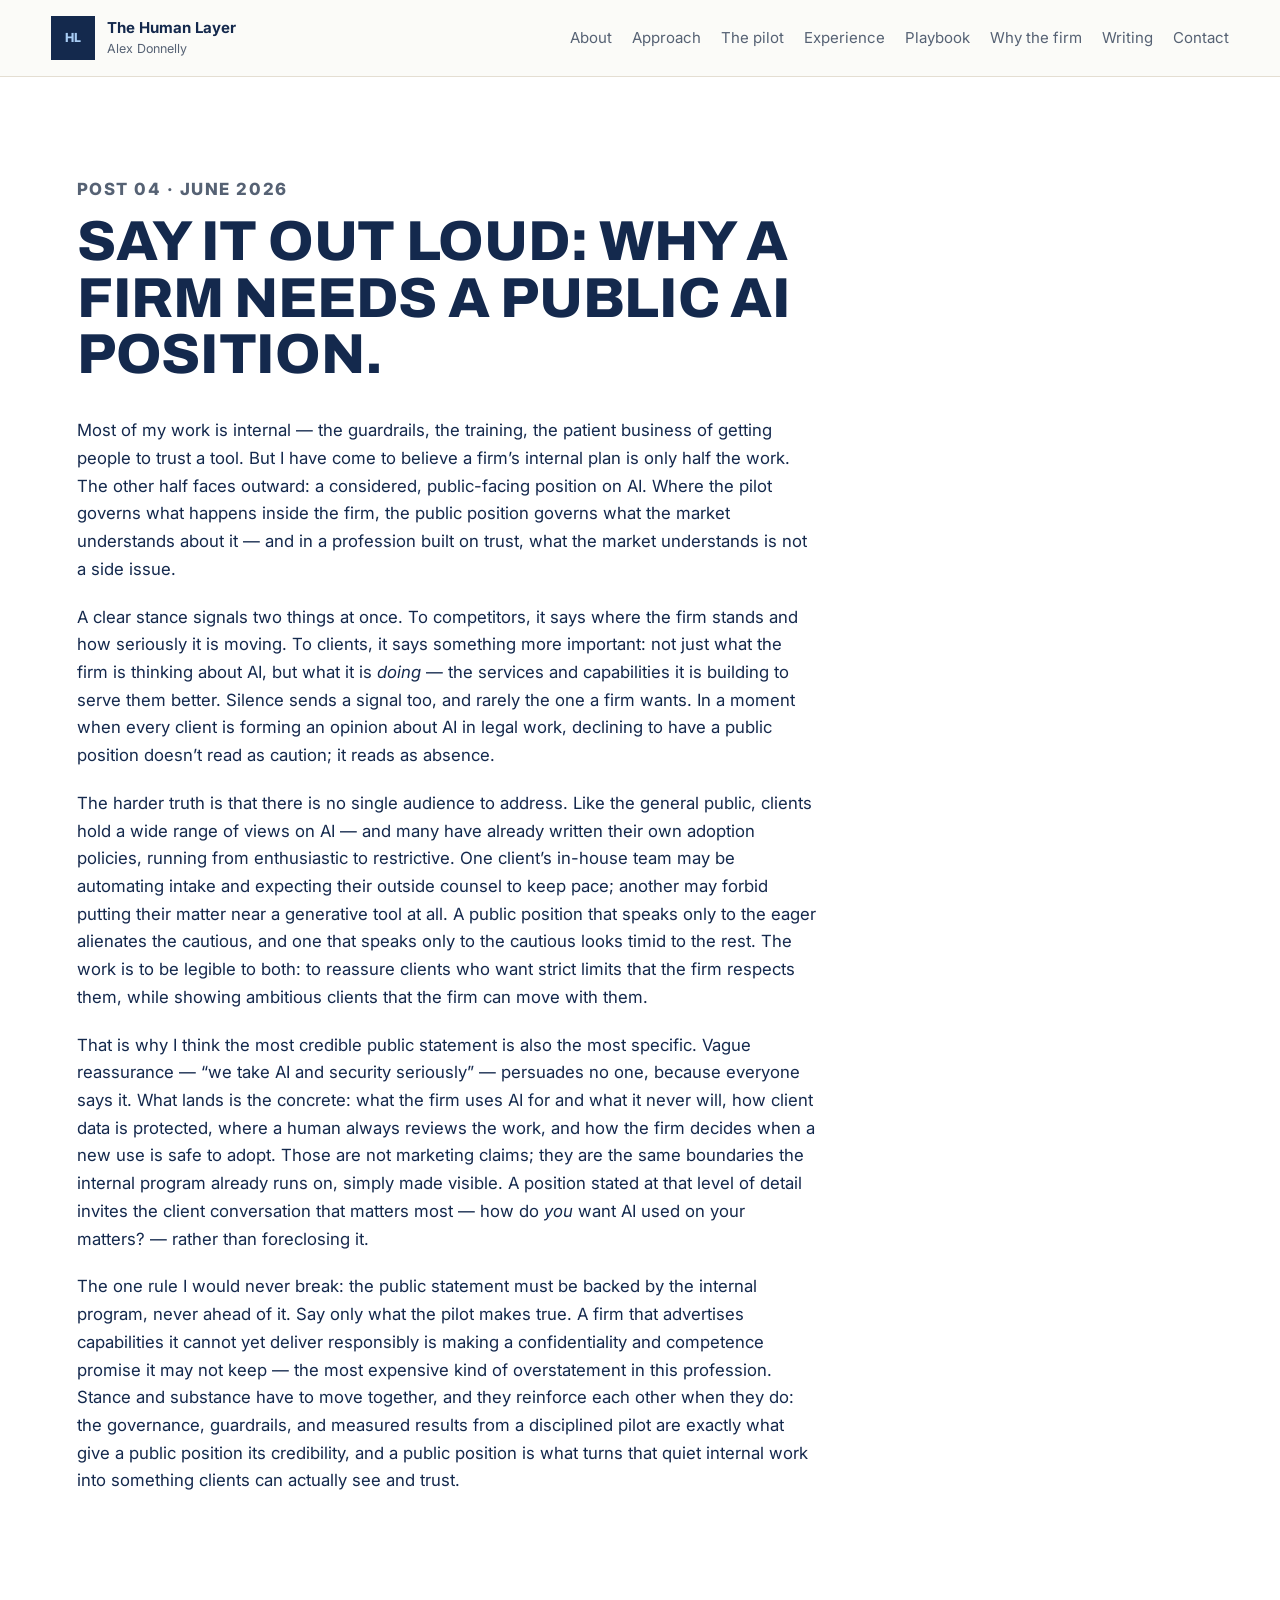
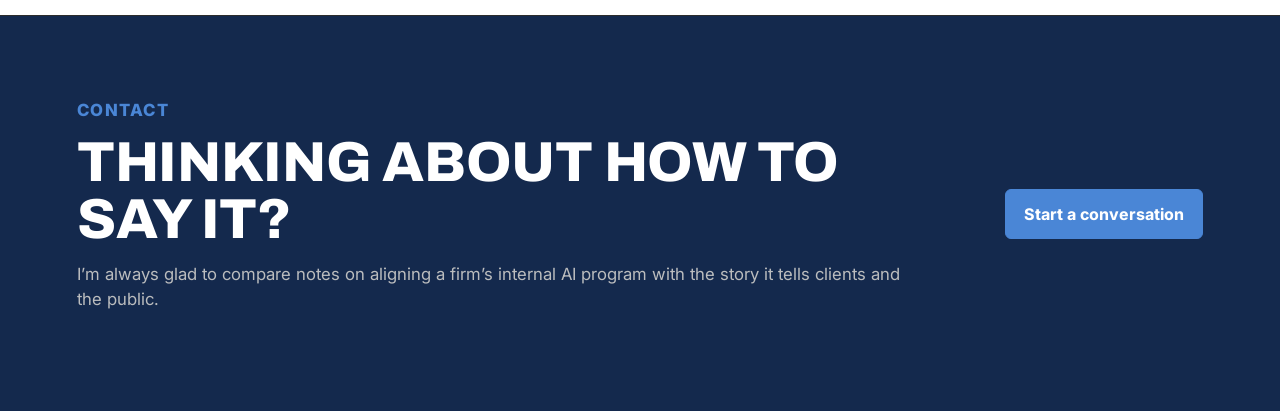
<file: public-ai-position.html>
<!doctype html>
<html lang="en">
  <head>
    <!-- Google tag (gtag.js) -->
    <script async src="https://www.googletagmanager.com/gtag/js?id=G-5SEJFHV82K"></script>
    <script>
      window.dataLayer = window.dataLayer || [];
      function gtag(){dataLayer.push(arguments);}
      gtag('js', new Date());
      gtag('config', 'G-5SEJFHV82K');
    </script>
    <meta charset="utf-8">
    <meta name="viewport" content="width=device-width, initial-scale=1">
    <title>Say It Out Loud: Why a Firm Needs a Public AI Position | Alex Donnelly</title>
    <meta
      name="description"
      content="A clear internal AI plan is only half the work. Why a law firm also needs a considered, public-facing position on AI — and how to meet clients where they actually are."
    >
    <link rel="icon" href="favicon.svg" type="image/svg+xml">
    <link rel="icon" href="favicon.png" sizes="48x48">
    <link rel="apple-touch-icon" href="apple-touch-icon.png">
    <link rel="preconnect" href="https://fonts.googleapis.com">
    <link rel="preconnect" href="https://fonts.gstatic.com" crossorigin>
    <link href="https://fonts.googleapis.com/css2?family=Archivo:wght@600;700;800&family=Inter:wght@400;500;600;700;800&display=swap" rel="stylesheet">
    <link rel="stylesheet" href="styles.css?v=4">
  </head>
  <body>
    <header class="site-header">
      <a class="brand" href="index.html" aria-label="The Human Layer home">
        <span class="brand-mark" aria-hidden="true">HL</span>
        <span>
          <strong>The Human Layer</strong>
          <small>Alex Donnelly</small>
        </span>
      </a>
      <nav class="nav" aria-label="Primary navigation">
        <a href="index.html#about">About</a>
        <a href="index.html#approach">Approach</a>
        <a href="index.html#pilot">The pilot</a>
        <a href="index.html#experience">Experience</a>
        <a href="index.html#playbook">Playbook</a>
        <a href="index.html#why">Why the firm</a>
        <a href="index.html#writing">Writing</a>
        <a href="index.html#contact">Contact</a>
      </nav>
    </header>

    <main id="top">
      <section class="section">
        <div class="section-heading">
          <p class="eyebrow">Post 04 &middot; June 2026</p>
          <h2>Say it out loud: why a firm needs a public AI position.</h2>
        </div>

        <div class="post-body">
          <p>
            Most of my work is internal &mdash; the guardrails, the training, the patient business of getting
            people to trust a tool. But I have come to believe a firm&rsquo;s internal plan is only half the
            work. The other half faces outward: a considered, public-facing position on AI. Where the pilot
            governs what happens inside the firm, the public position governs what the market understands about
            it &mdash; and in a profession built on trust, what the market understands is not a side issue.
          </p>
          <p>
            A clear stance signals two things at once. To competitors, it says where the firm stands and how
            seriously it is moving. To clients, it says something more important: not just what the firm is
            thinking about AI, but what it is <em>doing</em> &mdash; the services and capabilities it is building
            to serve them better. Silence sends a signal too, and rarely the one a firm wants. In a moment when
            every client is forming an opinion about AI in legal work, declining to have a public position
            doesn&rsquo;t read as caution; it reads as absence.
          </p>
          <p>
            The harder truth is that there is no single audience to address. Like the general public, clients
            hold a wide range of views on AI &mdash; and many have already written their own adoption policies,
            running from enthusiastic to restrictive. One client&rsquo;s in-house team may be automating intake
            and expecting their outside counsel to keep pace; another may forbid putting their matter near a
            generative tool at all. A public position that speaks only to the eager alienates the cautious, and
            one that speaks only to the cautious looks timid to the rest. The work is to be legible to both: to
            reassure clients who want strict limits that the firm respects them, while showing ambitious clients
            that the firm can move with them.
          </p>
          <p>
            That is why I think the most credible public statement is also the most specific. Vague reassurance
            &mdash; &ldquo;we take AI and security seriously&rdquo; &mdash; persuades no one, because everyone
            says it. What lands is the concrete: what the firm uses AI for and what it never will, how client
            data is protected, where a human always reviews the work, and how the firm decides when a new use is
            safe to adopt. Those are not marketing claims; they are the same boundaries the internal program
            already runs on, simply made visible. A position stated at that level of detail invites the
            client conversation that matters most &mdash; how do <em>you</em> want AI used on your matters?
            &mdash; rather than foreclosing it.
          </p>
          <p>
            The one rule I would never break: the public statement must be backed by the internal program, never
            ahead of it. Say only what the pilot makes true. A firm that advertises capabilities it cannot yet
            deliver responsibly is making a confidentiality and competence promise it may not keep &mdash; the
            most expensive kind of overstatement in this profession. Stance and substance have to move together,
            and they reinforce each other when they do: the governance, guardrails, and measured results from a
            disciplined pilot are exactly what give a public position its credibility, and a public position is
            what turns that quiet internal work into something clients can actually see and trust.
          </p>
        </div>
      </section>

      <section class="contact-section">
        <div>
          <p class="eyebrow">Contact</p>
          <h2>Thinking about how to say it?</h2>
          <p>
            I&rsquo;m always glad to compare notes on aligning a firm&rsquo;s internal AI program with the story
            it tells clients and the public.
          </p>
        </div>
        <a class="button primary" href="mailto:a.james.donnelly@gmail.com">Start a conversation</a>
      </section>
    </main>
  </body>
</html>
</file>
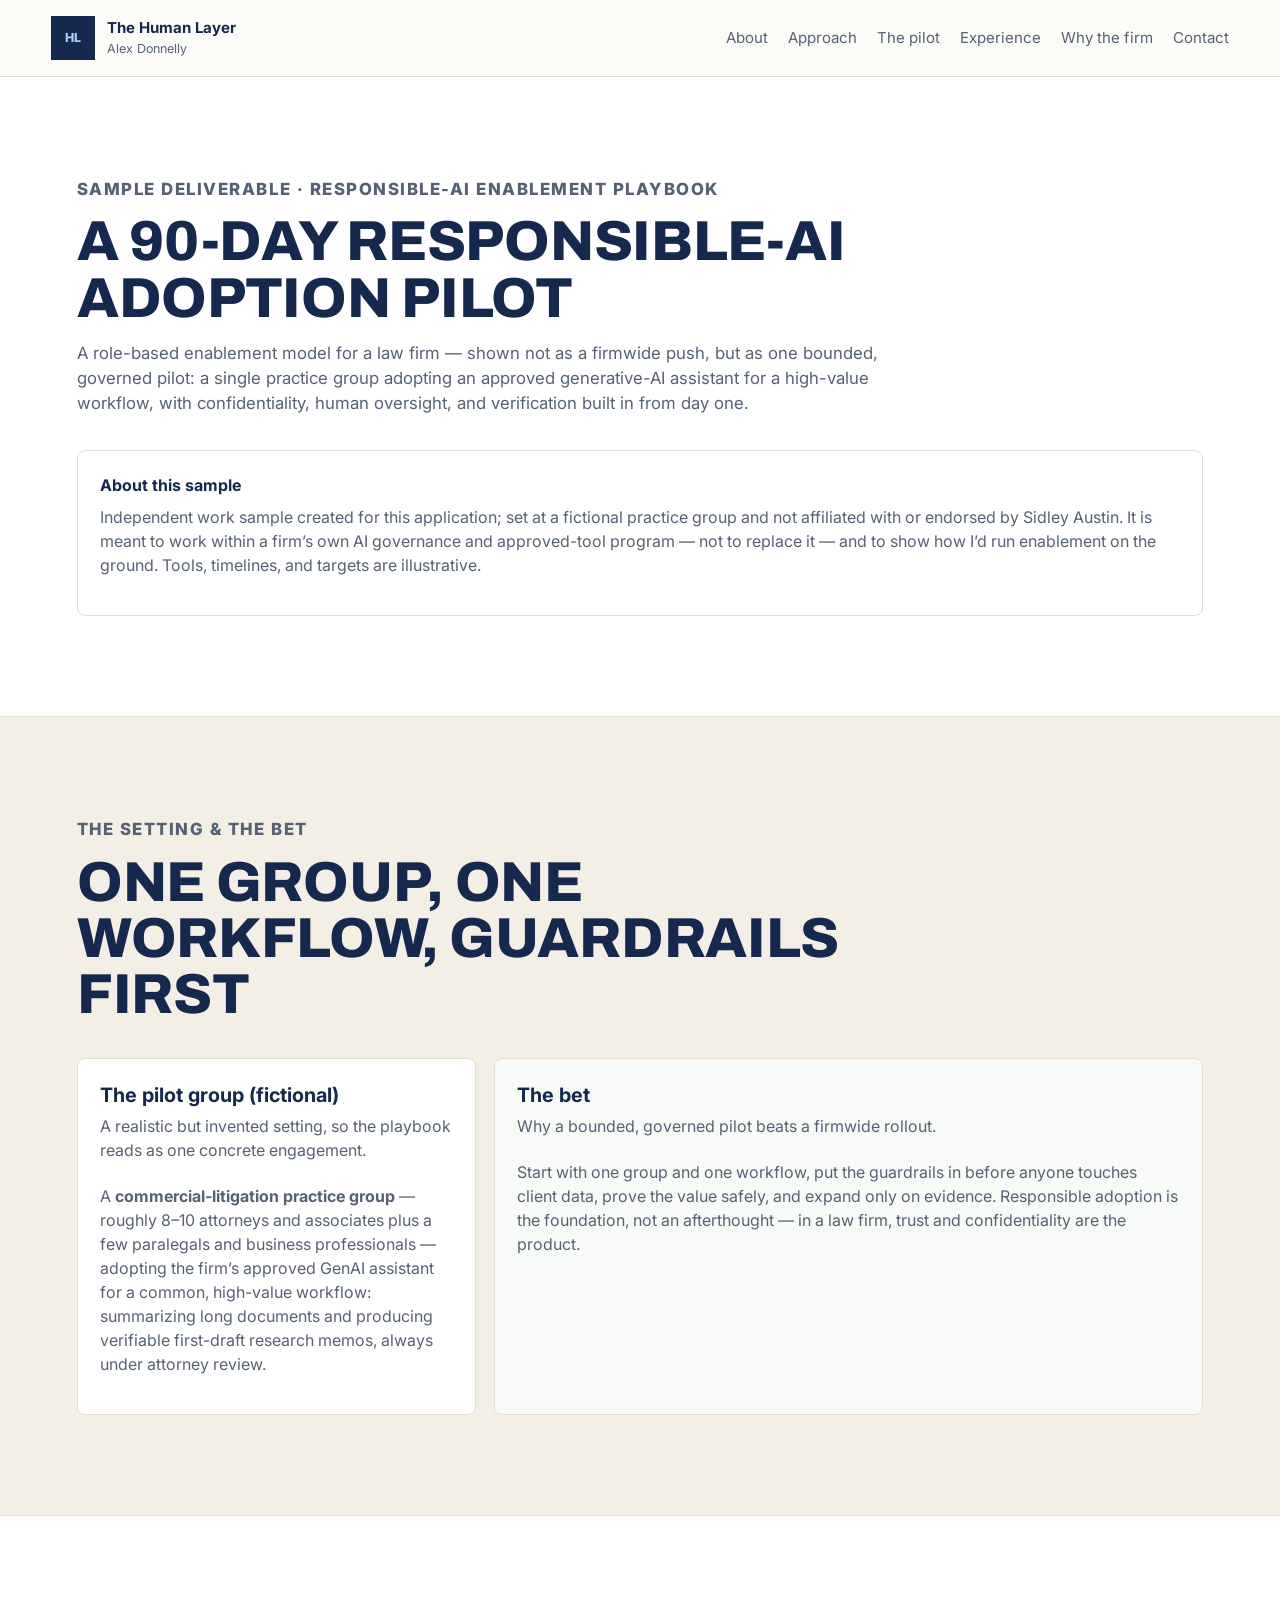
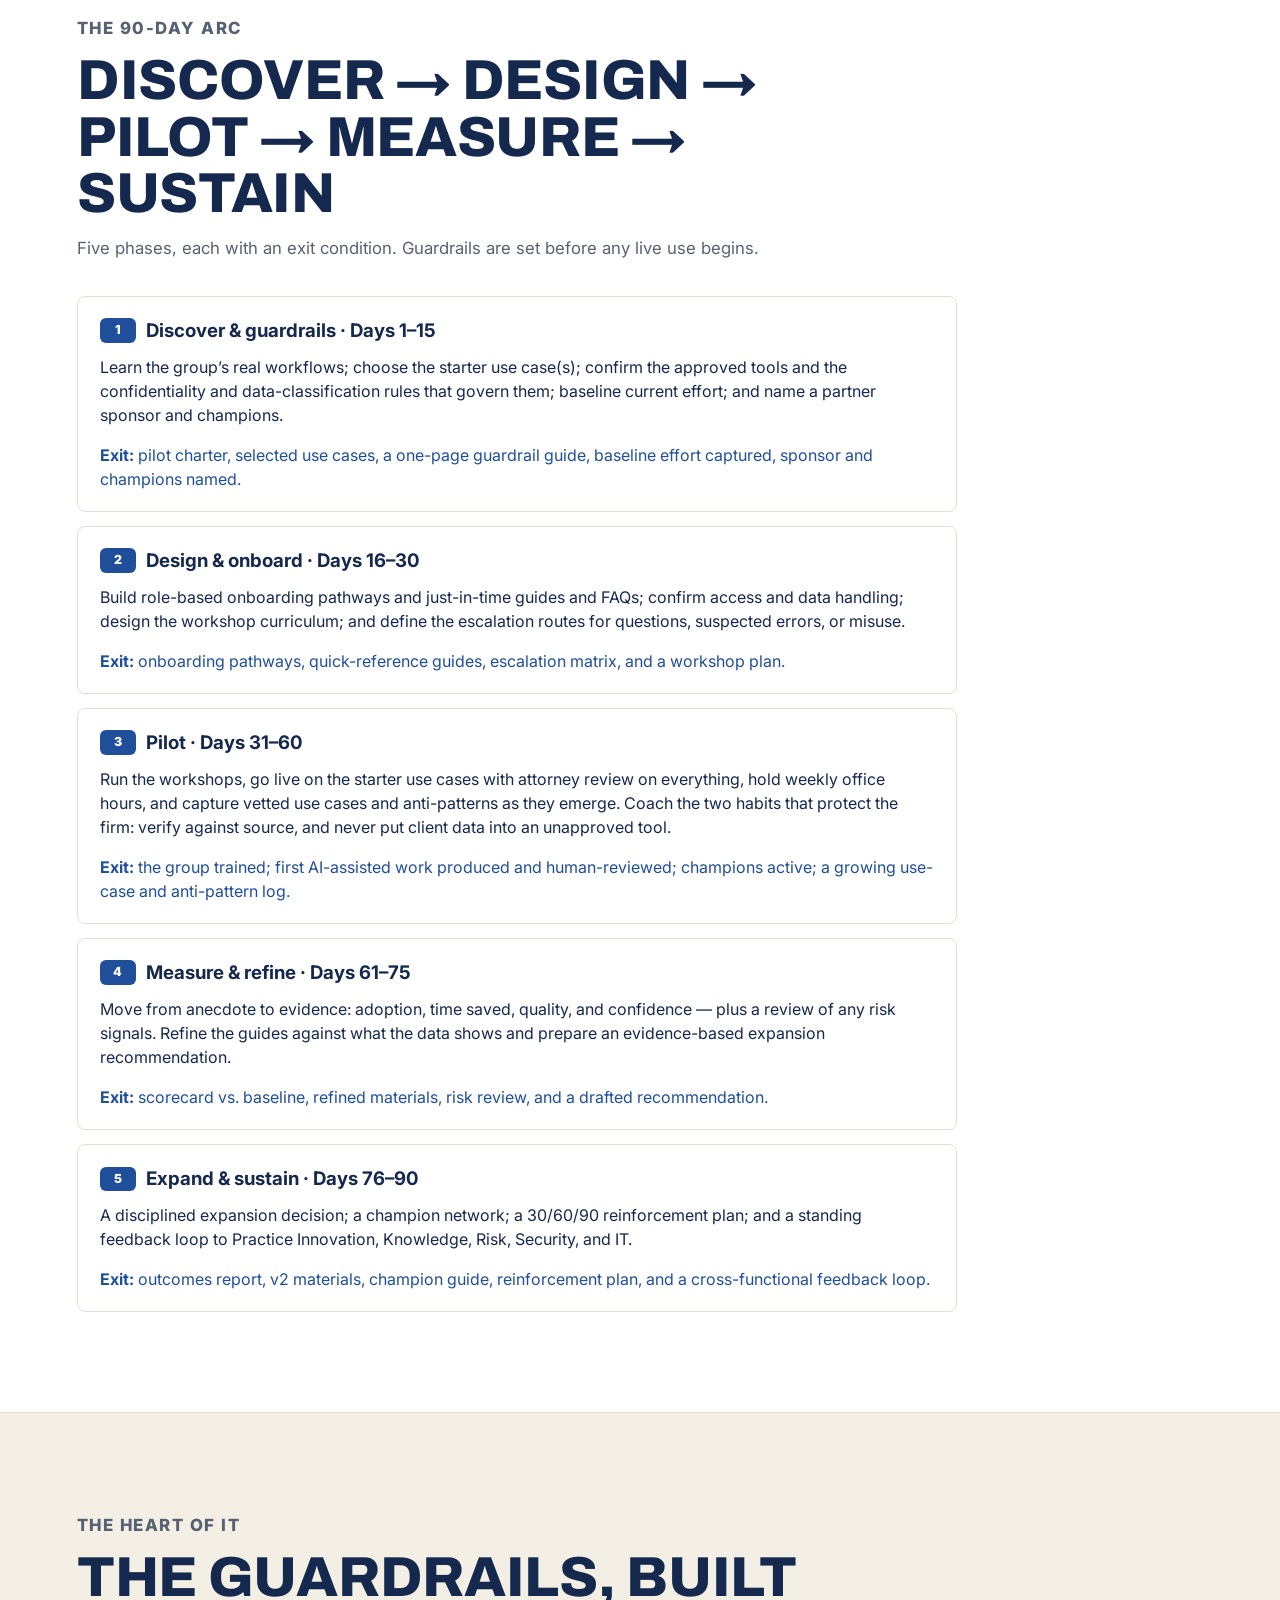
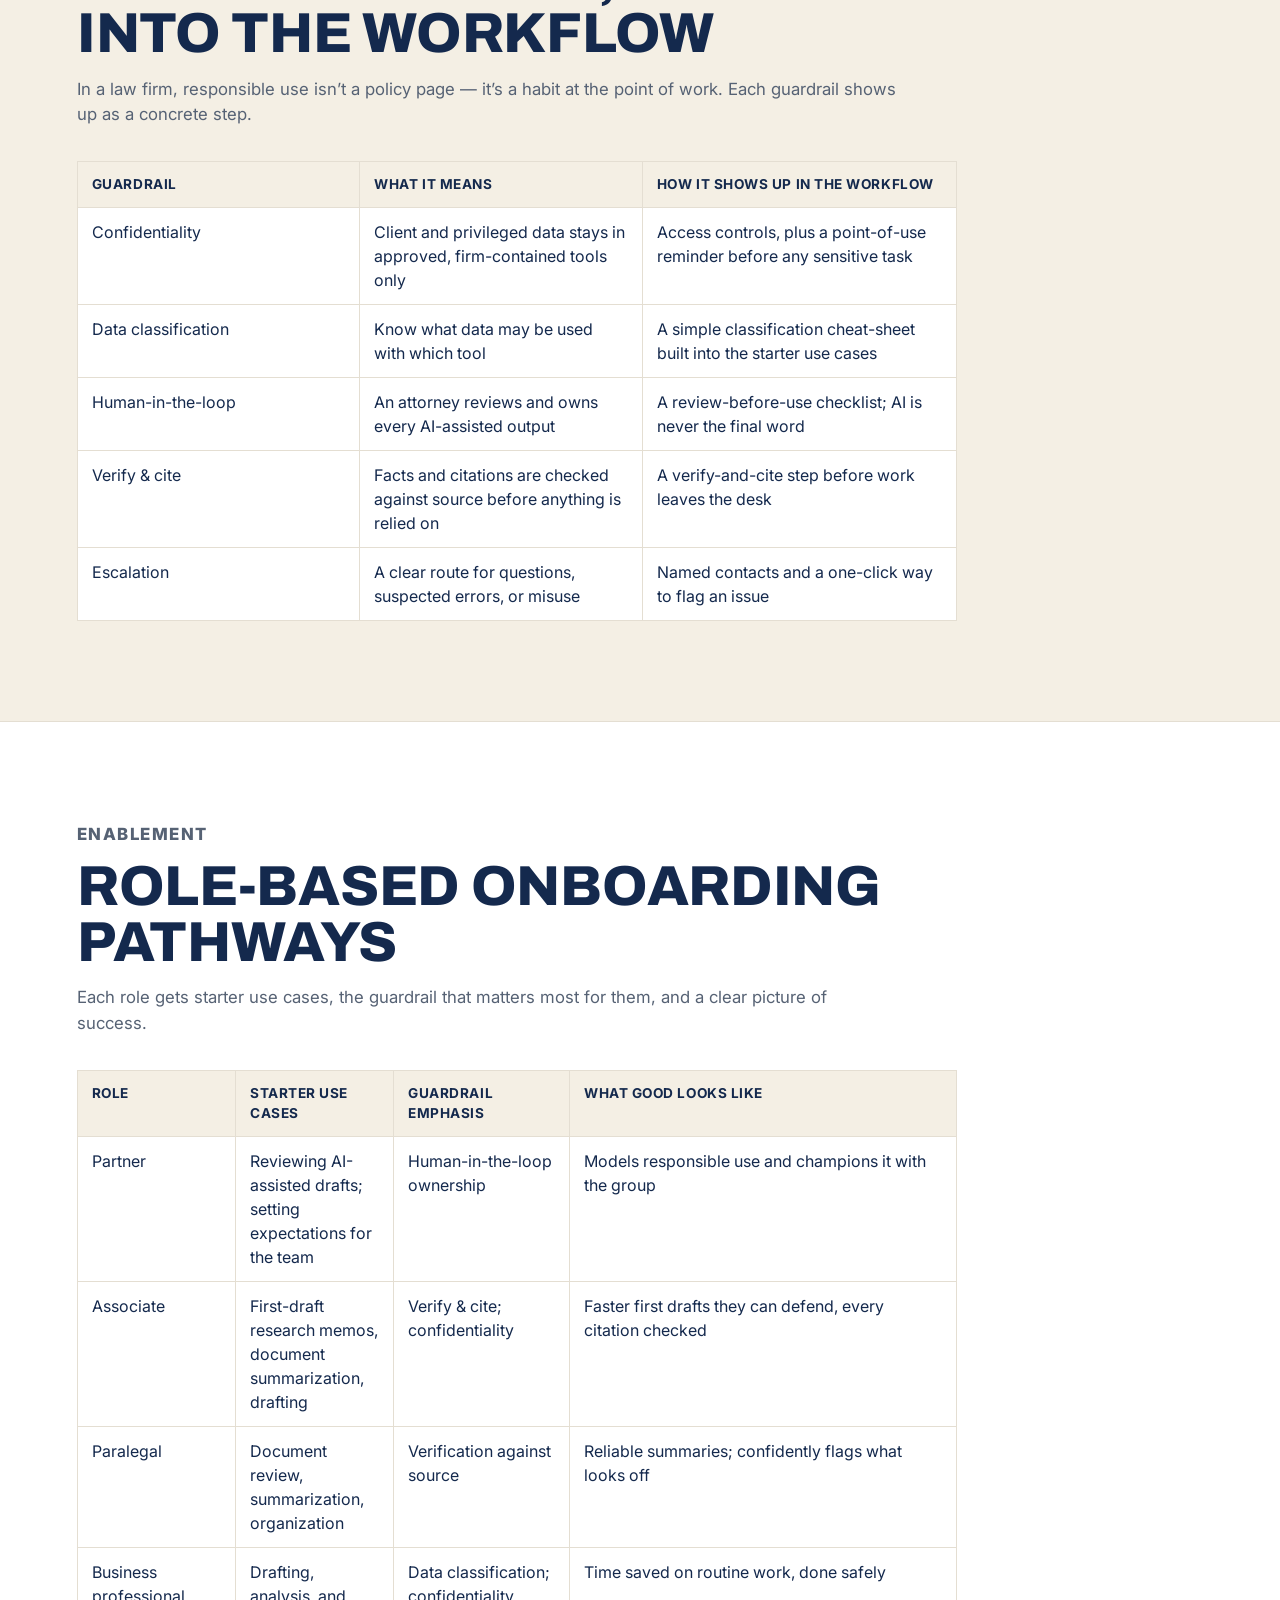
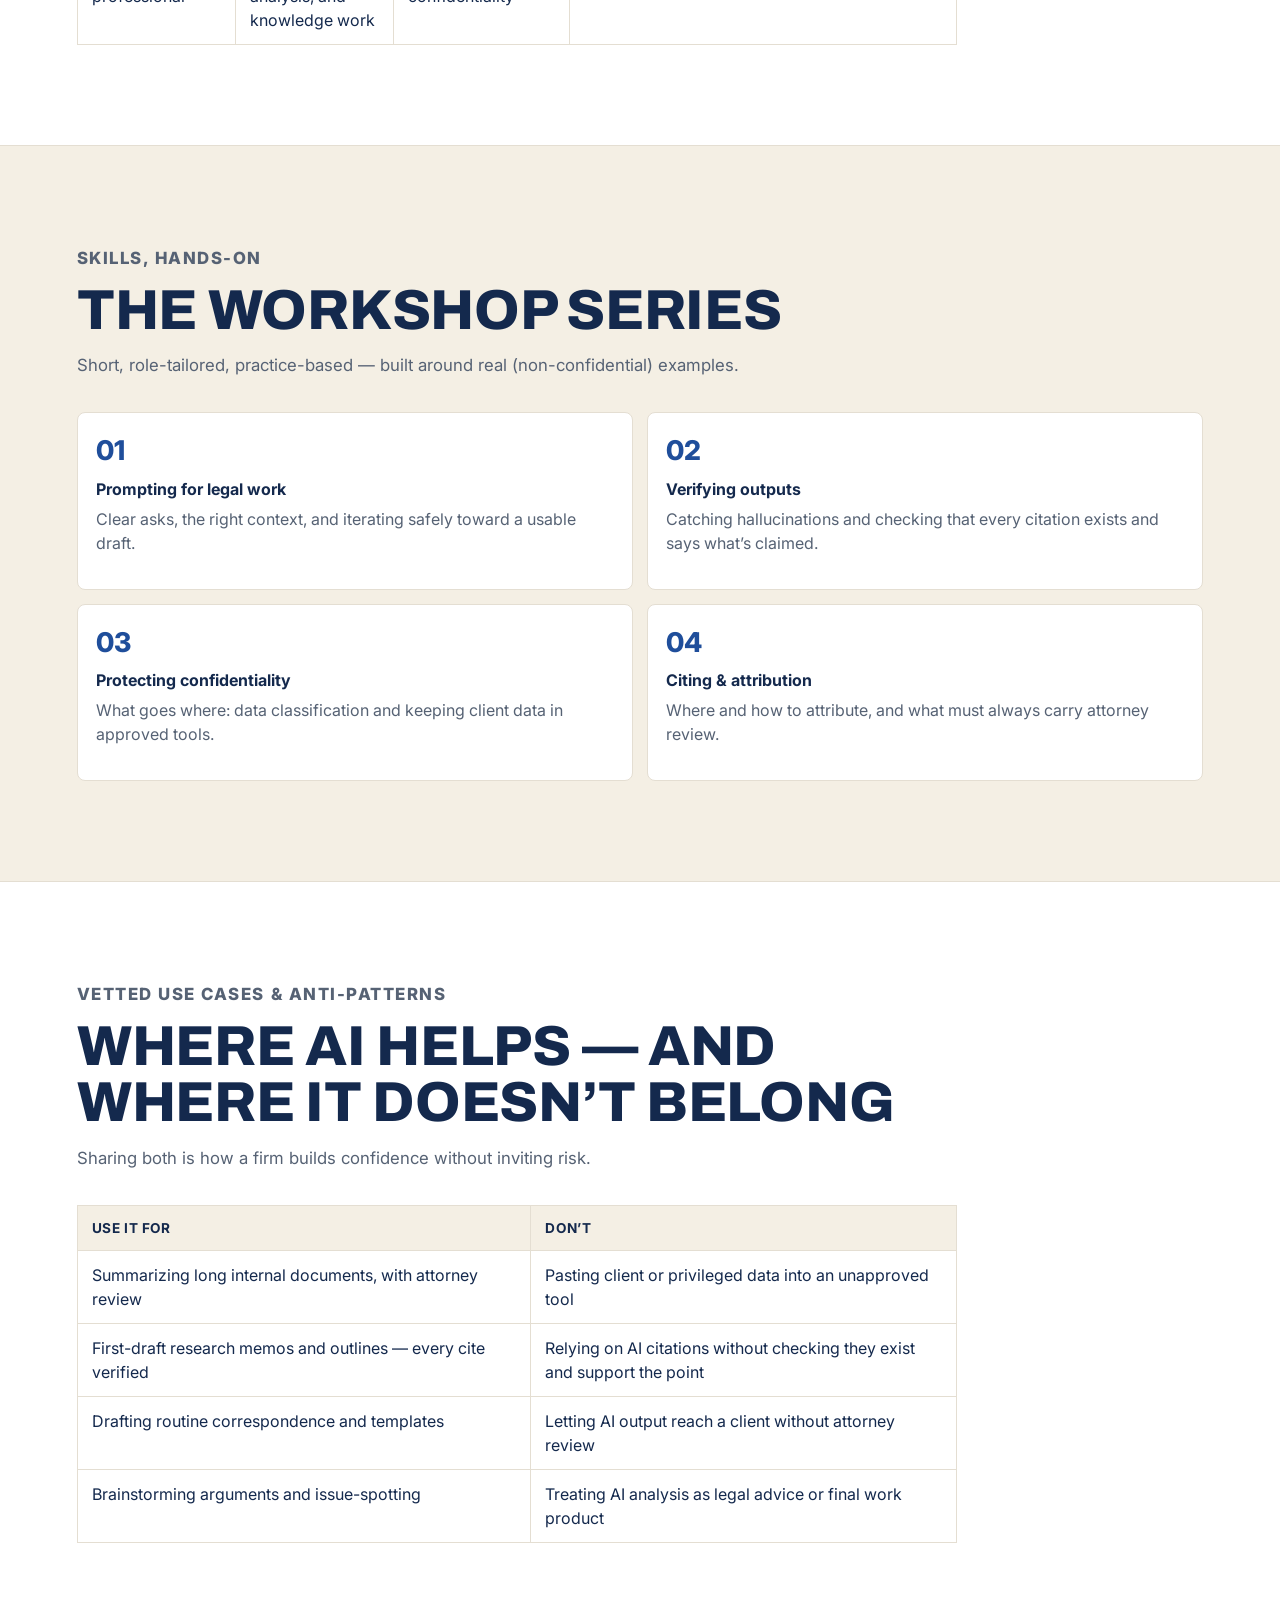
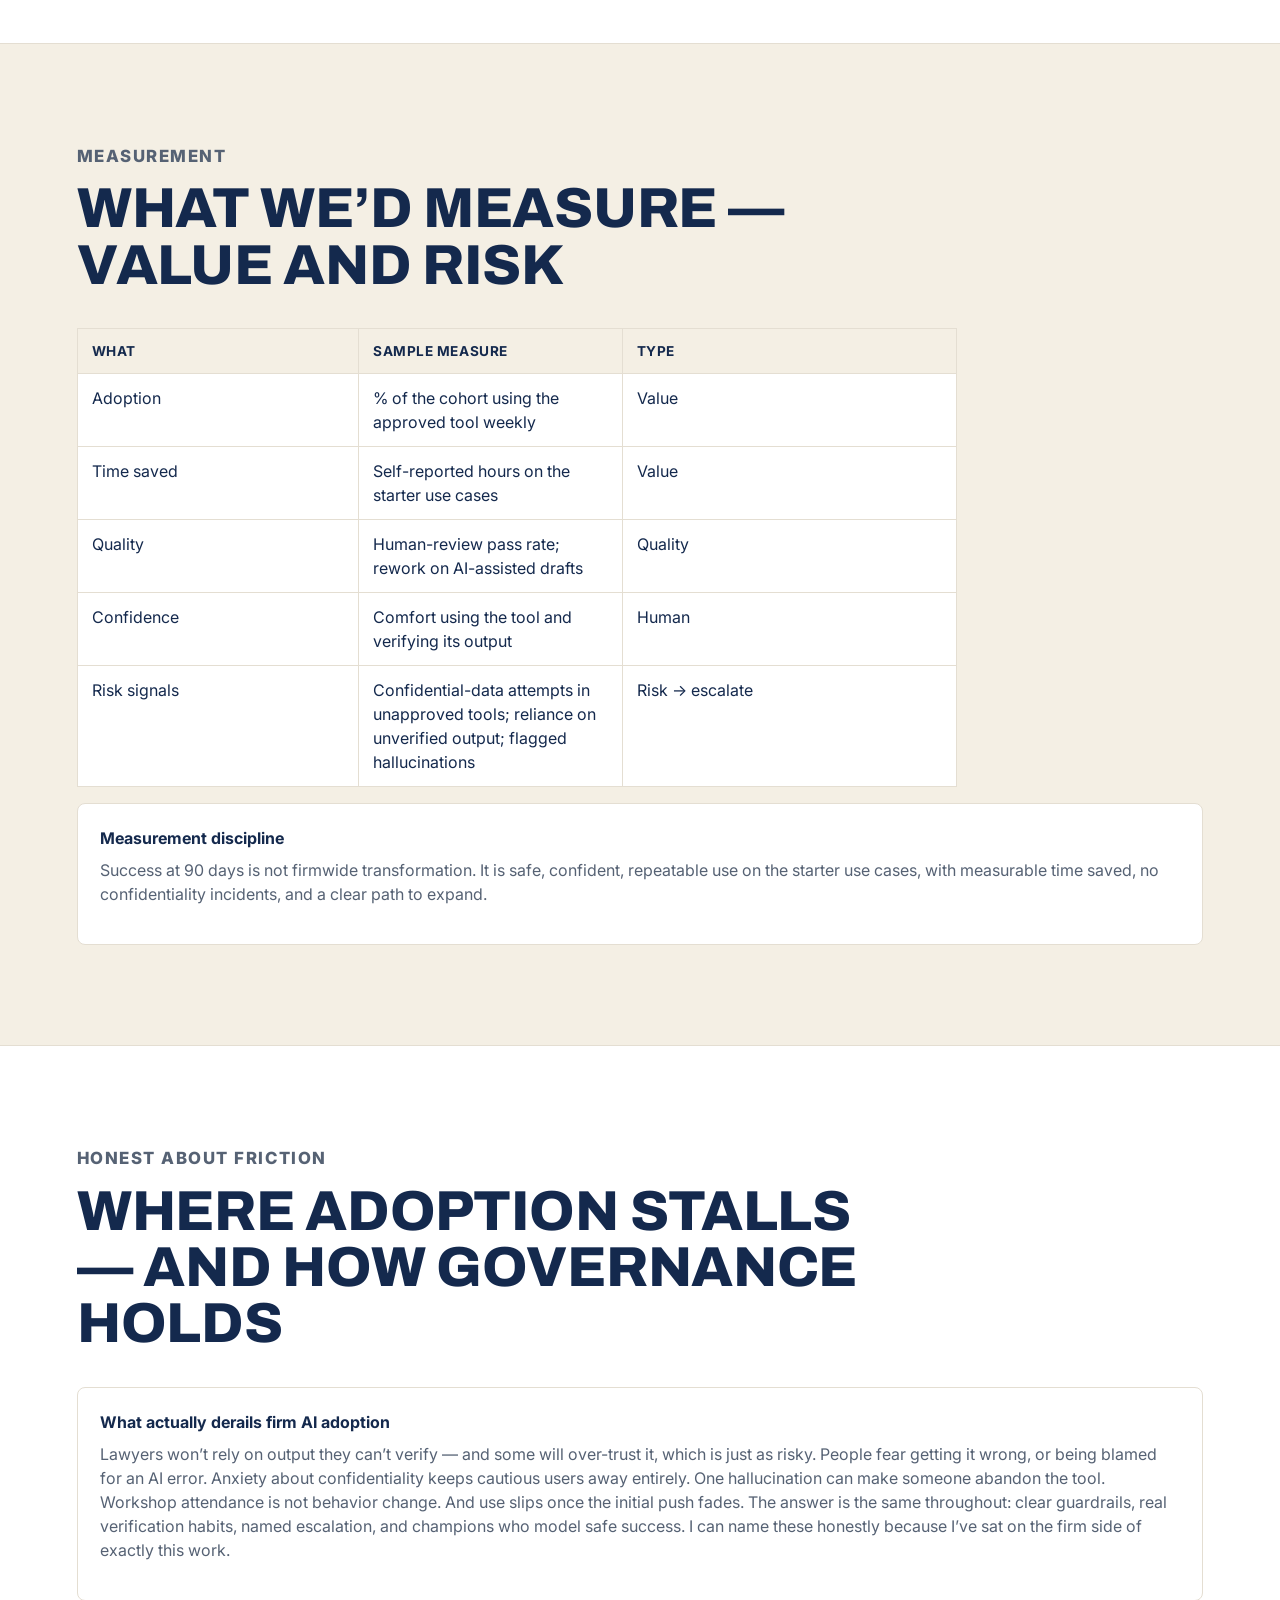
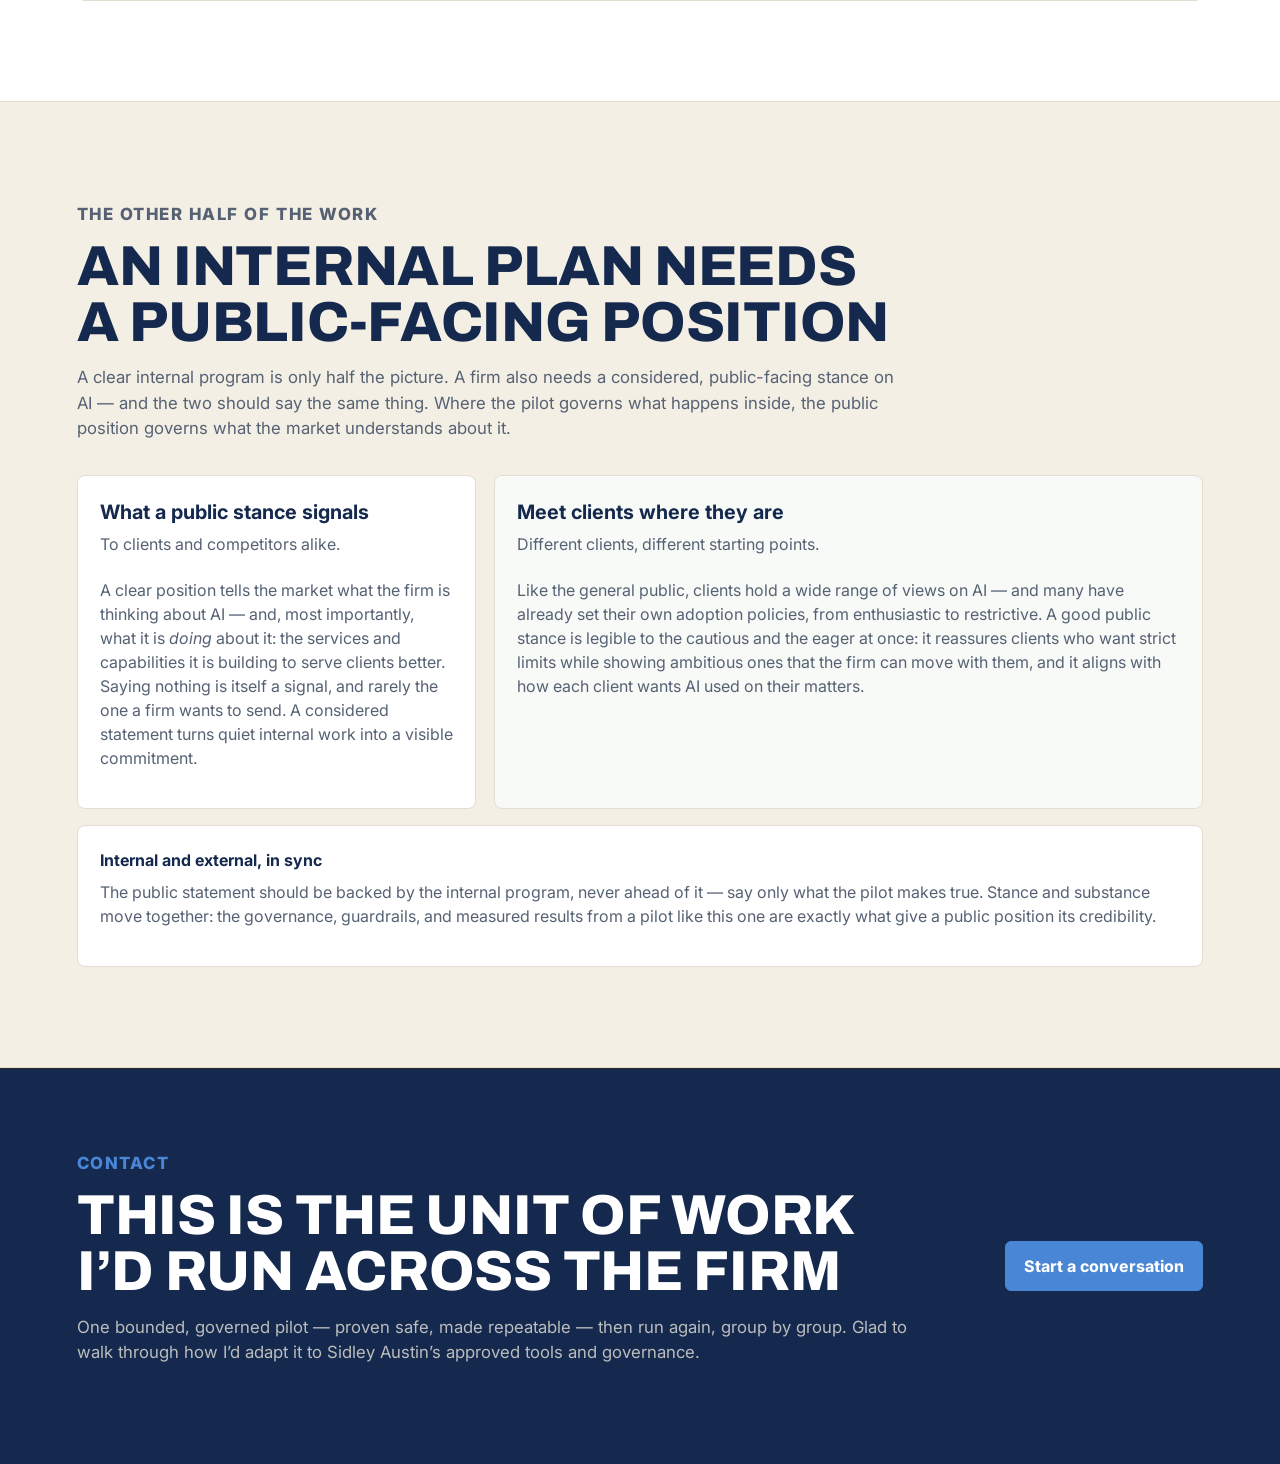
<file: responsible-ai-playbook.html>
<!doctype html>
<html lang="en">
  <head>
    <!-- Google tag (gtag.js) -->
    <script async src="https://www.googletagmanager.com/gtag/js?id=G-5SEJFHV82K"></script>
    <script>
      window.dataLayer = window.dataLayer || [];
      function gtag(){dataLayer.push(arguments);}
      gtag('js', new Date());
      gtag('config', 'G-5SEJFHV82K');
    </script>
    <meta charset="utf-8">
    <meta name="viewport" content="width=device-width, initial-scale=1">
    <title>A 90-Day Responsible-AI Adoption Pilot | Alex Donnelly</title>
    <meta
      name="description"
      content="A sample responsible-AI enablement playbook for a law firm: a bounded 90-day GenAI adoption pilot with one practice group — guardrails, role-based onboarding, workshops, vetted use cases and anti-patterns, and adoption/risk metrics."
    >
    <link rel="icon" href="favicon.svg" type="image/svg+xml">
    <link rel="icon" href="favicon.png" sizes="48x48">
    <link rel="apple-touch-icon" href="apple-touch-icon.png">
    <link rel="preconnect" href="https://fonts.googleapis.com">
    <link rel="preconnect" href="https://fonts.gstatic.com" crossorigin>
    <link href="https://fonts.googleapis.com/css2?family=Archivo:wght@600;700;800&family=Inter:wght@400;500;600;700;800&display=swap" rel="stylesheet">
    <link rel="stylesheet" href="styles.css?v=4">
  </head>
  <body>
    <header class="site-header">
      <a class="brand" href="index.html" aria-label="The Human Layer home">
        <span class="brand-mark" aria-hidden="true">HL</span>
        <span>
          <strong>The Human Layer</strong>
          <small>Alex Donnelly</small>
        </span>
      </a>
      <nav class="nav" aria-label="Primary navigation">
        <a href="index.html#about">About</a>
        <a href="index.html#approach">Approach</a>
        <a href="index.html#pilot">The pilot</a>
        <a href="index.html#experience">Experience</a>
        <a href="index.html#why">Why the firm</a>
        <a href="index.html#contact">Contact</a>
      </nav>
    </header>

    <main id="top">
      <section class="section">
        <div class="section-heading">
          <p class="eyebrow">Sample deliverable &middot; Responsible-AI enablement playbook</p>
          <h2>A 90-day responsible-AI adoption pilot</h2>
          <p>
            A role-based enablement model for a law firm &mdash; shown not as a firmwide push, but as one
            bounded, governed pilot: a single practice group adopting an approved generative-AI assistant for
            a high-value workflow, with confidentiality, human oversight, and verification built in from day
            one.
          </p>
        </div>
        <div class="project-preview" role="note">
          <strong>About this sample</strong>
          <p>
            Independent work sample created for this application; set at a fictional practice group and not
            affiliated with or endorsed by Sidley Austin. It is meant to work within a firm&rsquo;s own AI
            governance and approved-tool program &mdash; not to replace it &mdash; and to show how I&rsquo;d
            run enablement on the ground. Tools, timelines, and targets are illustrative.
          </p>
        </div>
      </section>

      <section class="section muted">
        <div class="section-heading">
          <p class="eyebrow">The setting &amp; the bet</p>
          <h2>One group, one workflow, guardrails first</h2>
        </div>
        <div class="blueprint-layout">
          <div class="blueprint-stage">
            <div class="stage-header">
              <h3>The pilot group (fictional)</h3>
              <p>A realistic but invented setting, so the playbook reads as one concrete engagement.</p>
            </div>
            <p style="color:var(--muted)">
              A <strong>commercial-litigation practice group</strong> &mdash; roughly 8&ndash;10 attorneys
              and associates plus a few paralegals and business professionals &mdash; adopting the
              firm&rsquo;s approved GenAI assistant for a common, high-value workflow: summarizing long
              documents and producing verifiable first-draft research memos, always under attorney review.
            </p>
          </div>
          <div class="blueprint-stage emphasized">
            <div class="stage-header">
              <h3>The bet</h3>
              <p>Why a bounded, governed pilot beats a firmwide rollout.</p>
            </div>
            <p style="color:var(--muted)">
              Start with one group and one workflow, put the guardrails in before anyone touches client
              data, prove the value safely, and expand only on evidence. Responsible adoption is the
              foundation, not an afterthought &mdash; in a law firm, trust and confidentiality are the
              product.
            </p>
          </div>
        </div>
      </section>

      <section class="section">
        <div class="section-heading">
          <p class="eyebrow">The 90-day arc</p>
          <h2>Discover &rarr; Design &rarr; Pilot &rarr; Measure &rarr; Sustain</h2>
          <p>Five phases, each with an exit condition. Guardrails are set before any live use begins.</p>
        </div>
        <div class="findings-list">
          <article class="finding">
            <h3><span>1</span> Discover &amp; guardrails &middot; Days 1&ndash;15</h3>
            <p>Learn the group&rsquo;s real workflows; choose the starter use case(s); confirm the approved
            tools and the confidentiality and data-classification rules that govern them; baseline current
            effort; and name a partner sponsor and champions.</p>
            <p class="catch"><strong>Exit:</strong> pilot charter, selected use cases, a one-page guardrail
            guide, baseline effort captured, sponsor and champions named.</p>
          </article>
          <article class="finding">
            <h3><span>2</span> Design &amp; onboard &middot; Days 16&ndash;30</h3>
            <p>Build role-based onboarding pathways and just-in-time guides and FAQs; confirm access and data
            handling; design the workshop curriculum; and define the escalation routes for questions,
            suspected errors, or misuse.</p>
            <p class="catch"><strong>Exit:</strong> onboarding pathways, quick-reference guides, escalation
            matrix, and a workshop plan.</p>
          </article>
          <article class="finding">
            <h3><span>3</span> Pilot &middot; Days 31&ndash;60</h3>
            <p>Run the workshops, go live on the starter use cases with attorney review on everything,
            hold weekly office hours, and capture vetted use cases and anti-patterns as they emerge. Coach
            the two habits that protect the firm: verify against source, and never put client data into an
            unapproved tool.</p>
            <p class="catch"><strong>Exit:</strong> the group trained; first AI-assisted work produced and
            human-reviewed; champions active; a growing use-case and anti-pattern log.</p>
          </article>
          <article class="finding">
            <h3><span>4</span> Measure &amp; refine &middot; Days 61&ndash;75</h3>
            <p>Move from anecdote to evidence: adoption, time saved, quality, and confidence &mdash; plus a
            review of any risk signals. Refine the guides against what the data shows and prepare an
            evidence-based expansion recommendation.</p>
            <p class="catch"><strong>Exit:</strong> scorecard vs. baseline, refined materials, risk review,
            and a drafted recommendation.</p>
          </article>
          <article class="finding">
            <h3><span>5</span> Expand &amp; sustain &middot; Days 76&ndash;90</h3>
            <p>A disciplined expansion decision; a champion network; a 30/60/90 reinforcement plan; and a
            standing feedback loop to Practice Innovation, Knowledge, Risk, Security, and IT.</p>
            <p class="catch"><strong>Exit:</strong> outcomes report, v2 materials, champion guide,
            reinforcement plan, and a cross-functional feedback loop.</p>
          </article>
        </div>
      </section>

      <section class="section muted">
        <div class="section-heading">
          <p class="eyebrow">The heart of it</p>
          <h2>The guardrails, built into the workflow</h2>
          <p>In a law firm, responsible use isn&rsquo;t a policy page &mdash; it&rsquo;s a habit at the point
          of work. Each guardrail shows up as a concrete step.</p>
        </div>
        <table class="rubric formats">
          <thead>
            <tr><th>Guardrail</th><th>What it means</th><th>How it shows up in the workflow</th></tr>
          </thead>
          <tbody>
            <tr><td>Confidentiality</td><td>Client and privileged data stays in approved, firm-contained tools only</td><td>Access controls, plus a point-of-use reminder before any sensitive task</td></tr>
            <tr><td>Data classification</td><td>Know what data may be used with which tool</td><td>A simple classification cheat-sheet built into the starter use cases</td></tr>
            <tr><td>Human-in-the-loop</td><td>An attorney reviews and owns every AI-assisted output</td><td>A review-before-use checklist; AI is never the final word</td></tr>
            <tr><td>Verify &amp; cite</td><td>Facts and citations are checked against source before anything is relied on</td><td>A verify-and-cite step before work leaves the desk</td></tr>
            <tr><td>Escalation</td><td>A clear route for questions, suspected errors, or misuse</td><td>Named contacts and a one-click way to flag an issue</td></tr>
          </tbody>
        </table>
      </section>

      <section class="section">
        <div class="section-heading">
          <p class="eyebrow">Enablement</p>
          <h2>Role-based onboarding pathways</h2>
          <p>Each role gets starter use cases, the guardrail that matters most for them, and a clear picture
          of success.</p>
        </div>
        <table class="rubric formats">
          <thead>
            <tr><th>Role</th><th>Starter use cases</th><th>Guardrail emphasis</th><th>What good looks like</th></tr>
          </thead>
          <tbody>
            <tr><td>Partner</td><td>Reviewing AI-assisted drafts; setting expectations for the team</td><td>Human-in-the-loop ownership</td><td>Models responsible use and champions it with the group</td></tr>
            <tr><td>Associate</td><td>First-draft research memos, document summarization, drafting</td><td>Verify &amp; cite; confidentiality</td><td>Faster first drafts they can defend, every citation checked</td></tr>
            <tr><td>Paralegal</td><td>Document review, summarization, organization</td><td>Verification against source</td><td>Reliable summaries; confidently flags what looks off</td></tr>
            <tr><td>Business professional</td><td>Drafting, analysis, and knowledge work</td><td>Data classification; confidentiality</td><td>Time saved on routine work, done safely</td></tr>
          </tbody>
        </table>
      </section>

      <section class="section muted">
        <div class="section-heading">
          <p class="eyebrow">Skills, hands-on</p>
          <h2>The workshop series</h2>
          <p>Short, role-tailored, practice-based &mdash; built around real (non-confidential) examples.</p>
        </div>
        <div class="enablement-cards">
          <article><span>01</span><h4>Prompting for legal work</h4><p>Clear asks, the right context, and iterating safely toward a usable draft.</p></article>
          <article><span>02</span><h4>Verifying outputs</h4><p>Catching hallucinations and checking that every citation exists and says what&rsquo;s claimed.</p></article>
          <article><span>03</span><h4>Protecting confidentiality</h4><p>What goes where: data classification and keeping client data in approved tools.</p></article>
          <article><span>04</span><h4>Citing &amp; attribution</h4><p>Where and how to attribute, and what must always carry attorney review.</p></article>
        </div>
      </section>

      <section class="section">
        <div class="section-heading">
          <p class="eyebrow">Vetted use cases &amp; anti-patterns</p>
          <h2>Where AI helps &mdash; and where it doesn&rsquo;t belong</h2>
          <p>Sharing both is how a firm builds confidence without inviting risk.</p>
        </div>
        <table class="rubric triage">
          <thead>
            <tr><th>Use it for</th><th>Don&rsquo;t</th></tr>
          </thead>
          <tbody>
            <tr><td>Summarizing long internal documents, with attorney review</td><td>Pasting client or privileged data into an unapproved tool</td></tr>
            <tr><td>First-draft research memos and outlines &mdash; every cite verified</td><td>Relying on AI citations without checking they exist and support the point</td></tr>
            <tr><td>Drafting routine correspondence and templates</td><td>Letting AI output reach a client without attorney review</td></tr>
            <tr><td>Brainstorming arguments and issue-spotting</td><td>Treating AI analysis as legal advice or final work product</td></tr>
          </tbody>
        </table>
      </section>

      <section class="section muted">
        <div class="section-heading">
          <p class="eyebrow">Measurement</p>
          <h2>What we&rsquo;d measure &mdash; value and risk</h2>
        </div>
        <table class="rubric triage">
          <thead>
            <tr><th>What</th><th>Sample measure</th><th>Type</th></tr>
          </thead>
          <tbody>
            <tr><td>Adoption</td><td>% of the cohort using the approved tool weekly</td><td>Value</td></tr>
            <tr><td>Time saved</td><td>Self-reported hours on the starter use cases</td><td>Value</td></tr>
            <tr><td>Quality</td><td>Human-review pass rate; rework on AI-assisted drafts</td><td>Quality</td></tr>
            <tr><td>Confidence</td><td>Comfort using the tool and verifying its output</td><td>Human</td></tr>
            <tr><td>Risk signals</td><td>Confidential-data attempts in unapproved tools; reliance on unverified output; flagged hallucinations</td><td>Risk &rarr; escalate</td></tr>
          </tbody>
        </table>
        <div class="project-preview" role="note">
          <strong>Measurement discipline</strong>
          <p>
            Success at 90 days is not firmwide transformation. It is safe, confident, repeatable use on the
            starter use cases, with measurable time saved, no confidentiality incidents, and a clear path to
            expand.
          </p>
        </div>
      </section>

      <section class="section">
        <div class="section-heading">
          <p class="eyebrow">Honest about friction</p>
          <h2>Where adoption stalls &mdash; and how governance holds</h2>
        </div>
        <div class="project-preview" role="note">
          <strong>What actually derails firm AI adoption</strong>
          <p>
            Lawyers won&rsquo;t rely on output they can&rsquo;t verify &mdash; and some will over-trust it,
            which is just as risky. People fear getting it wrong, or being blamed for an AI error. Anxiety
            about confidentiality keeps cautious users away entirely. One hallucination can make someone
            abandon the tool. Workshop attendance is not behavior change. And use slips once the initial push
            fades. The answer is the same throughout: clear guardrails, real verification habits, named
            escalation, and champions who model safe success. I can name these honestly because I&rsquo;ve
            sat on the firm side of exactly this work.
          </p>
        </div>
      </section>

      <section class="section muted">
        <div class="section-heading">
          <p class="eyebrow">The other half of the work</p>
          <h2>An internal plan needs a public-facing position</h2>
          <p>
            A clear internal program is only half the picture. A firm also needs a considered,
            public-facing stance on AI &mdash; and the two should say the same thing. Where the pilot governs
            what happens inside, the public position governs what the market understands about it.
          </p>
        </div>
        <div class="blueprint-layout">
          <div class="blueprint-stage">
            <div class="stage-header">
              <h3>What a public stance signals</h3>
              <p>To clients and competitors alike.</p>
            </div>
            <p style="color:var(--muted)">
              A clear position tells the market what the firm is thinking about AI &mdash; and, most
              importantly, what it is <em>doing</em> about it: the services and capabilities it is building to
              serve clients better. Saying nothing is itself a signal, and rarely the one a firm wants to
              send. A considered statement turns quiet internal work into a visible commitment.
            </p>
          </div>
          <div class="blueprint-stage emphasized">
            <div class="stage-header">
              <h3>Meet clients where they are</h3>
              <p>Different clients, different starting points.</p>
            </div>
            <p style="color:var(--muted)">
              Like the general public, clients hold a wide range of views on AI &mdash; and many have already
              set their own adoption policies, from enthusiastic to restrictive. A good public stance is
              legible to the cautious and the eager at once: it reassures clients who want strict limits while
              showing ambitious ones that the firm can move with them, and it aligns with how each client
              wants AI used on their matters.
            </p>
          </div>
        </div>
        <div class="project-preview" role="note">
          <strong>Internal and external, in sync</strong>
          <p>
            The public statement should be backed by the internal program, never ahead of it &mdash; say only
            what the pilot makes true. Stance and substance move together: the governance, guardrails, and
            measured results from a pilot like this one are exactly what give a public position its
            credibility.
          </p>
        </div>
      </section>

      <section class="contact-section">
        <div>
          <p class="eyebrow">Contact</p>
          <h2>This is the unit of work I&rsquo;d run across the firm</h2>
          <p>
            One bounded, governed pilot &mdash; proven safe, made repeatable &mdash; then run again, group by
            group. Glad to walk through how I&rsquo;d adapt it to Sidley Austin&rsquo;s approved tools and
            governance.
          </p>
        </div>
        <a class="button primary" href="mailto:a.james.donnelly@gmail.com">Start a conversation</a>
      </section>
    </main>
  </body>
</html>
</file>
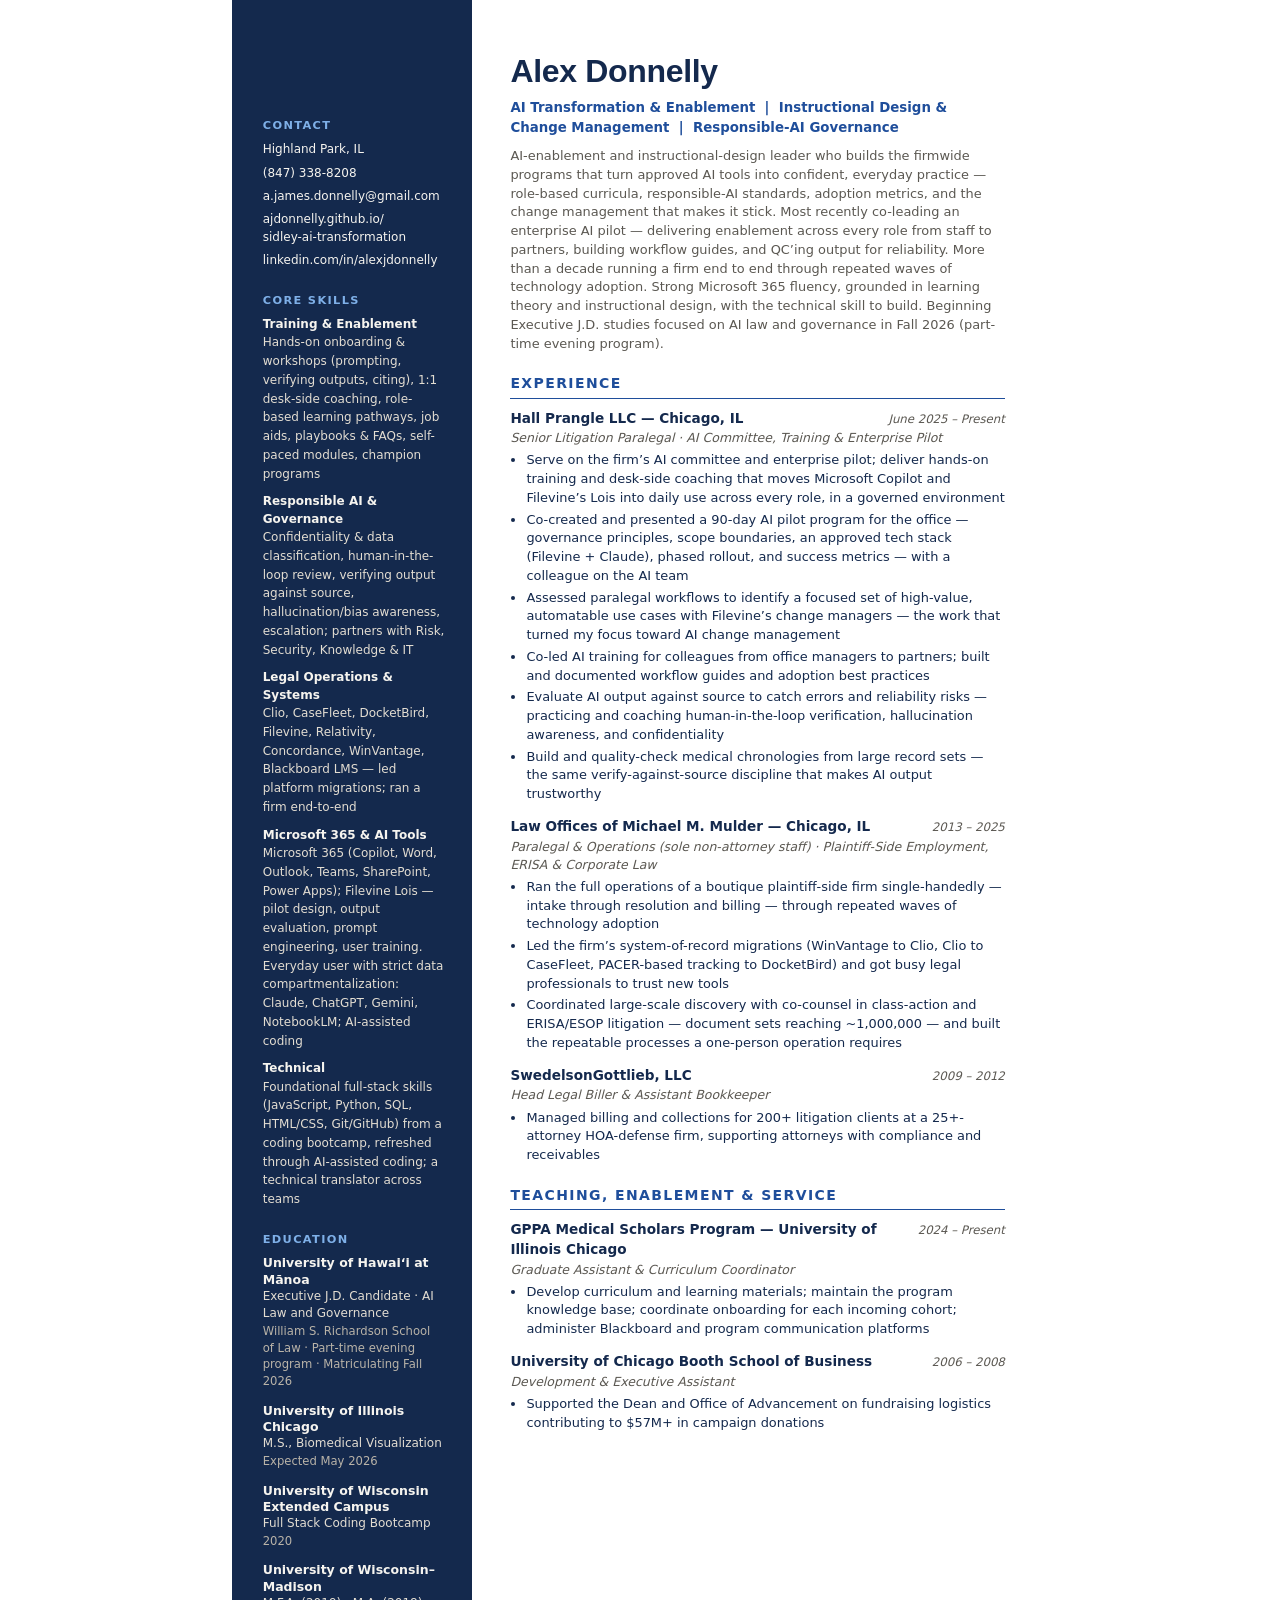
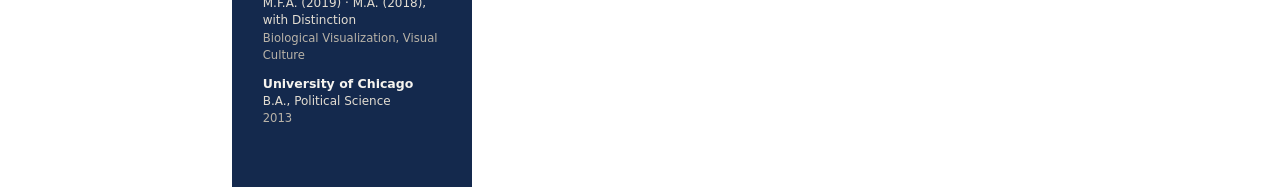
<file: resume.html>
<!doctype html>
<html lang="en">
<head>
    <!-- Google tag (gtag.js) -->
    <script async src="https://www.googletagmanager.com/gtag/js?id=G-5SEJFHV82K"></script>
    <script>
      window.dataLayer = window.dataLayer || [];
      function gtag(){dataLayer.push(arguments);}
      gtag('js', new Date());
      gtag('config', 'G-5SEJFHV82K');
    </script>
<meta charset="utf-8">
<meta name="viewport" content="width=device-width, initial-scale=1">
<title>Alex Donnelly — Resume</title>
<style>
  :root {
    --ink: #14294d;
    --muted: #5b5852;
    --line: #d9d3c8;
    --paper: #ffffff;
    --blue: #1f4e9b;
    --sidebar-w: 2.5in;
  }
  * { box-sizing: border-box; }
  html, body {
    margin: 0; padding: 0; background: transparent; color: var(--ink);
    font-family: Inter, ui-sans-serif, system-ui, -apple-system, "Segoe UI", Arial, sans-serif;
    font-size: 9.7pt; line-height: 1.45;
  }
  @media print {
    body::before { content: ""; position: fixed; top: 0; bottom: 0; left: 0; width: var(--sidebar-w); background: var(--ink); z-index: -1; }
  }
  .page { display: grid; grid-template-columns: var(--sidebar-w) 1fr; max-width: 8.5in; margin: 0 auto; }
  .sidebar { color: #f6f4ef; background: var(--ink); padding: 0.55in 0.28in 0.4in 0.32in; }
  .main { background: var(--paper); }
  .sidebar h2 { margin: 0 0 8px; font-size: 8.5pt; font-weight: 800; letter-spacing: 0.12em; text-transform: uppercase; color: #7fb0e8; }
  .sidebar section { margin-bottom: 22px; }
  .sidebar p { margin: 0 0 7px; }
  .contact p { margin: 0 0 6px; font-size: 9pt; word-break: break-word; }
  .contact a { color: inherit; text-decoration: none; }
  .edu-item { margin-bottom: 13px; }
  .edu-item strong { display: block; font-size: 9.4pt; line-height: 1.3; }
  .edu-item em { display: block; font-style: normal; color: #e3ddd2; font-size: 9pt; }
  .edu-item span { display: block; color: #b9b3a8; font-size: 8.7pt; }
  .skill-group { margin-bottom: 10px; }
  .skill-group strong { display: block; font-size: 9pt; }
  .skill-group span { color: #e3ddd2; font-size: 9pt; }
  .main { padding: 0.5in 0.45in 0.4in 0.4in; }
  .name-block { margin-bottom: 14px; }
  h1 { margin: 0; font-family: Inter, "Segoe UI", sans-serif; font-weight: 800; font-size: 24pt; letter-spacing: -0.01em; }
  .title-line { margin: 4px 0 0; color: var(--blue); font-size: 10.0pt; font-weight: 700; }
  .summary { margin: 10px 0 0; color: var(--muted); font-size: 9.7pt; }
  .main h2 { margin: 20px 0 10px; padding-bottom: 4px; border-bottom: 1.5px solid var(--blue); font-size: 10.5pt; font-weight: 800; letter-spacing: 0.1em; text-transform: uppercase; color: var(--blue); }
  .job { margin-bottom: 13px; }
  .job-head { display: flex; justify-content: space-between; align-items: baseline; gap: 12px; }
  .job-head strong { font-size: 10.2pt; }
  .job-head .dates { color: var(--muted); font-size: 8.8pt; white-space: nowrap; font-style: italic; }
  .role { margin: 1px 0 4px; color: var(--muted); font-style: italic; font-size: 9.4pt; }
  ul { margin: 4px 0 0; padding-left: 16px; }
  li { margin-bottom: 3px; }
  .avoid-break { break-inside: avoid; }
  @page { size: letter; margin: 0.5in;
    @bottom-left { content: "Alex Donnelly \2014 Résumé \2014 AI Transformation & Learning Associate Director"; font-family: Inter, Arial, sans-serif; font-size: 7.5pt; color: #8a857c; }
    @bottom-right { content: "Page " counter(page) " of " counter(pages); font-family: Inter, Arial, sans-serif; font-size: 7.5pt; color: #8a857c; }
  }
  @media print {
    html, body { -webkit-print-color-adjust: exact; print-color-adjust: exact; }
    .page { max-width: none; }
    .sidebar { padding: 0.3in 0.24in; }
    .main { padding: 0.28in 0 0.2in 0.38in; }
    .contact { margin-top: 0 !important; }
    .main h2 { break-after: avoid; }
    p, li { orphans: 3; widows: 3; }
    .sidebar section { break-inside: avoid; }
  }
</style>
</head>
<body>
  <div class="page">
    <aside class="sidebar">
      <section class="contact" style="margin-top: 64px;">
        <h2>Contact</h2>
        <p>Highland Park, IL</p>
        <p>(847) 338-8208</p>
        <p><a href="mailto:a.james.donnelly@gmail.com">a.james.donnelly@gmail.com</a></p>
        <p><a href="https://ajdonnelly.github.io/sidley-ai-transformation/">ajdonnelly.github.io/<br>sidley-ai-transformation</a></p>
        <p><a href="https://www.linkedin.com/in/alexjdonnelly">linkedin.com/in/alexjdonnelly</a></p>
      </section>

      <section>
        <h2>Core Skills</h2>
        <div class="skill-group">
          <strong>Training &amp; Enablement</strong>
          <span>Hands-on onboarding &amp; workshops (prompting, verifying outputs, citing), 1:1 desk-side coaching, role-based learning pathways, job aids, playbooks &amp; FAQs, self-paced modules, champion programs</span>
        </div>
        <div class="skill-group">
          <strong>Responsible AI &amp; Governance</strong>
          <span>Confidentiality &amp; data classification, human-in-the-loop review, verifying output against source, hallucination/bias awareness, escalation; partners with Risk, Security, Knowledge &amp; IT</span>
        </div>
        <div class="skill-group">
          <strong>Legal Operations &amp; Systems</strong>
          <span>Clio, CaseFleet, DocketBird, Filevine, Relativity, Concordance, WinVantage, Blackboard LMS &mdash; led platform migrations; ran a firm end-to-end</span>
        </div>
        <div class="skill-group">
          <strong>Microsoft 365 &amp; AI Tools</strong>
          <span>Microsoft 365 (Copilot, Word, Outlook, Teams, SharePoint, Power Apps); Filevine Lois &mdash; pilot design, output evaluation, prompt engineering, user training. Everyday user with strict data compartmentalization: Claude, ChatGPT, Gemini, NotebookLM; AI-assisted coding</span>
        </div>
        <div class="skill-group">
          <strong>Technical</strong>
          <span>Foundational full-stack skills (JavaScript, Python, SQL, HTML/CSS, Git/GitHub) from a coding bootcamp, refreshed through AI-assisted coding; a technical translator across teams</span>
        </div>
      </section>

      <section>
        <h2>Education</h2>
        <div class="edu-item">
          <strong>University of Hawai&#x2bb;i at M&#x101;noa</strong>
          <em>Executive J.D. Candidate &middot; AI Law and Governance</em>
          <span>William S. Richardson School of Law &middot; Part-time evening program &middot; Matriculating Fall 2026</span>
        </div>
        <div class="edu-item">
          <strong>University of Illinois Chicago</strong>
          <em>M.S., Biomedical Visualization</em>
          <span>Expected May 2026</span>
        </div>
        <div class="edu-item">
          <strong>University of Wisconsin Extended Campus</strong>
          <em>Full Stack Coding Bootcamp</em>
          <span>2020</span>
        </div>
        <div class="edu-item">
          <strong>University of Wisconsin&ndash;Madison</strong>
          <em>M.F.A. (2019) &middot; M.A. (2018), with Distinction</em>
          <span>Biological Visualization, Visual Culture</span>
        </div>
        <div class="edu-item">
          <strong>University of Chicago</strong>
          <em>B.A., Political Science</em>
          <span>2013</span>
        </div>
      </section>
    </aside>

    <main class="main">
      <div class="name-block">
        <h1>Alex Donnelly</h1>
        <p class="title-line">AI Transformation &amp; Enablement &nbsp;|&nbsp; Instructional Design &amp; Change Management &nbsp;|&nbsp; Responsible-AI Governance</p>
        <p class="summary">
          AI-enablement and instructional-design leader who builds the firmwide programs that turn approved AI
          tools into confident, everyday practice &mdash; role-based curricula, responsible-AI standards, adoption
          metrics, and the change management that makes it stick. Most recently co-leading an enterprise AI pilot
          &mdash; delivering enablement across every role from staff to partners, building workflow guides, and
          QC&rsquo;ing output for reliability. More than a decade running a firm end to end through repeated waves
          of technology adoption. Strong Microsoft 365 fluency, grounded in learning theory and instructional
          design, with the technical skill to build. Beginning Executive J.D. studies focused on AI law and
          governance in Fall 2026 (part-time evening program).
        </p>
      </div>

      <h2>Experience</h2>

      <div class="job avoid-break">
        <div class="job-head">
          <strong>Hall Prangle LLC &mdash; Chicago, IL</strong>
          <span class="dates">June 2025 &ndash; Present</span>
        </div>
        <p class="role">Senior Litigation Paralegal &middot; AI Committee, Training &amp; Enterprise Pilot</p>
        <ul>
          <li>Serve on the firm&rsquo;s AI committee and enterprise pilot; deliver hands-on training and
          desk-side coaching that moves Microsoft Copilot and Filevine&rsquo;s Lois into daily use across every
          role, in a governed environment</li>
          <li>Co-created and presented a 90-day AI pilot program for the office &mdash; governance
          principles, scope boundaries, an approved tech stack (Filevine + Claude), phased rollout, and
          success metrics &mdash; with a colleague on the AI team</li>
          <li>Assessed paralegal workflows to identify a focused set of high-value, automatable use cases
          with Filevine&rsquo;s change managers &mdash; the work that turned my focus toward AI change
          management</li>
          <li>Co-led AI training for colleagues from office managers to partners; built and documented
          workflow guides and adoption best practices</li>
          <li>Evaluate AI output against source to catch errors and reliability risks &mdash; practicing and
          coaching human-in-the-loop verification, hallucination awareness, and confidentiality</li>
          <li>Build and quality-check medical chronologies from large record sets &mdash; the same
          verify-against-source discipline that makes AI output trustworthy</li>
        </ul>
      </div>

      <div class="job avoid-break">
        <div class="job-head">
          <strong>Law Offices of Michael M. Mulder &mdash; Chicago, IL</strong>
          <span class="dates">2013 &ndash; 2025</span>
        </div>
        <p class="role">Paralegal &amp; Operations (sole non-attorney staff) &middot; Plaintiff-Side Employment, ERISA &amp; Corporate Law</p>
        <ul>
          <li>Ran the full operations of a boutique plaintiff-side firm single-handedly &mdash; intake through
          resolution and billing &mdash; through repeated waves of technology adoption</li>
          <li>Led the firm&rsquo;s system-of-record migrations (WinVantage to Clio, Clio to CaseFleet,
          PACER-based tracking to DocketBird) and got busy legal professionals to trust new tools</li>
          <li>Coordinated large-scale discovery with co-counsel in class-action and ERISA/ESOP litigation
          &mdash; document sets reaching ~1,000,000 &mdash; and built the repeatable processes a one-person
          operation requires</li>
        </ul>
      </div>

      <div class="job avoid-break">
        <div class="job-head">
          <strong>SwedelsonGottlieb, LLC</strong>
          <span class="dates">2009 &ndash; 2012</span>
        </div>
        <p class="role">Head Legal Biller &amp; Assistant Bookkeeper</p>
        <ul>
          <li>Managed billing and collections for 200+ litigation clients at a 25+-attorney HOA-defense firm,
          supporting attorneys with compliance and receivables</li>
        </ul>
      </div>

      <h2>Teaching, Enablement &amp; Service</h2>

      <div class="job avoid-break">
        <div class="job-head">
          <strong>GPPA Medical Scholars Program &mdash; University of Illinois Chicago</strong>
          <span class="dates">2024 &ndash; Present</span>
        </div>
        <p class="role">Graduate Assistant &amp; Curriculum Coordinator</p>
        <ul>
          <li>Develop curriculum and learning materials; maintain the program knowledge base; coordinate
          onboarding for each incoming cohort; administer Blackboard and program communication platforms</li>
        </ul>
      </div>

      <div class="job avoid-break">
        <div class="job-head">
          <strong>University of Chicago Booth School of Business</strong>
          <span class="dates">2006 &ndash; 2008</span>
        </div>
        <p class="role">Development &amp; Executive Assistant</p>
        <ul>
          <li>Supported the Dean and Office of Advancement on fundraising logistics contributing to $57M+ in
          campaign donations</li>
        </ul>
      </div>
    </main>
  </div>
</body>
</html>
</file>
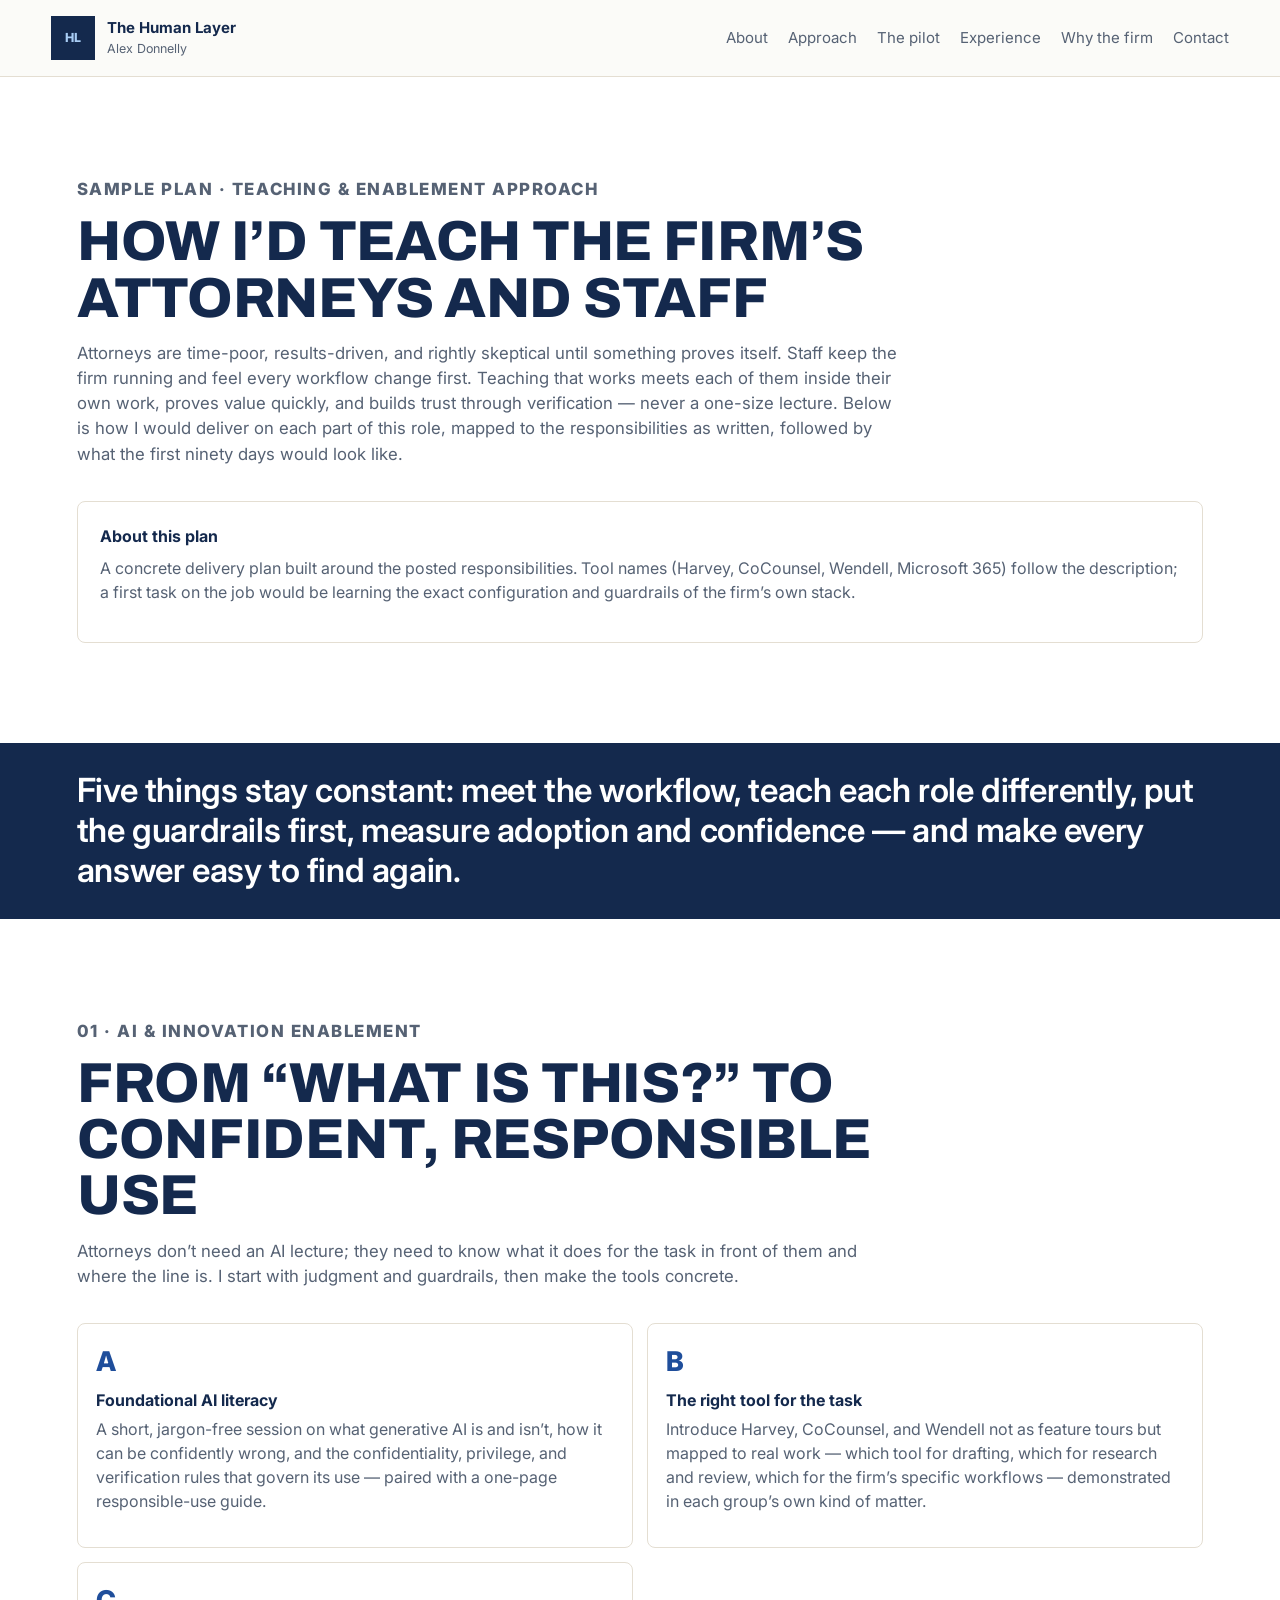
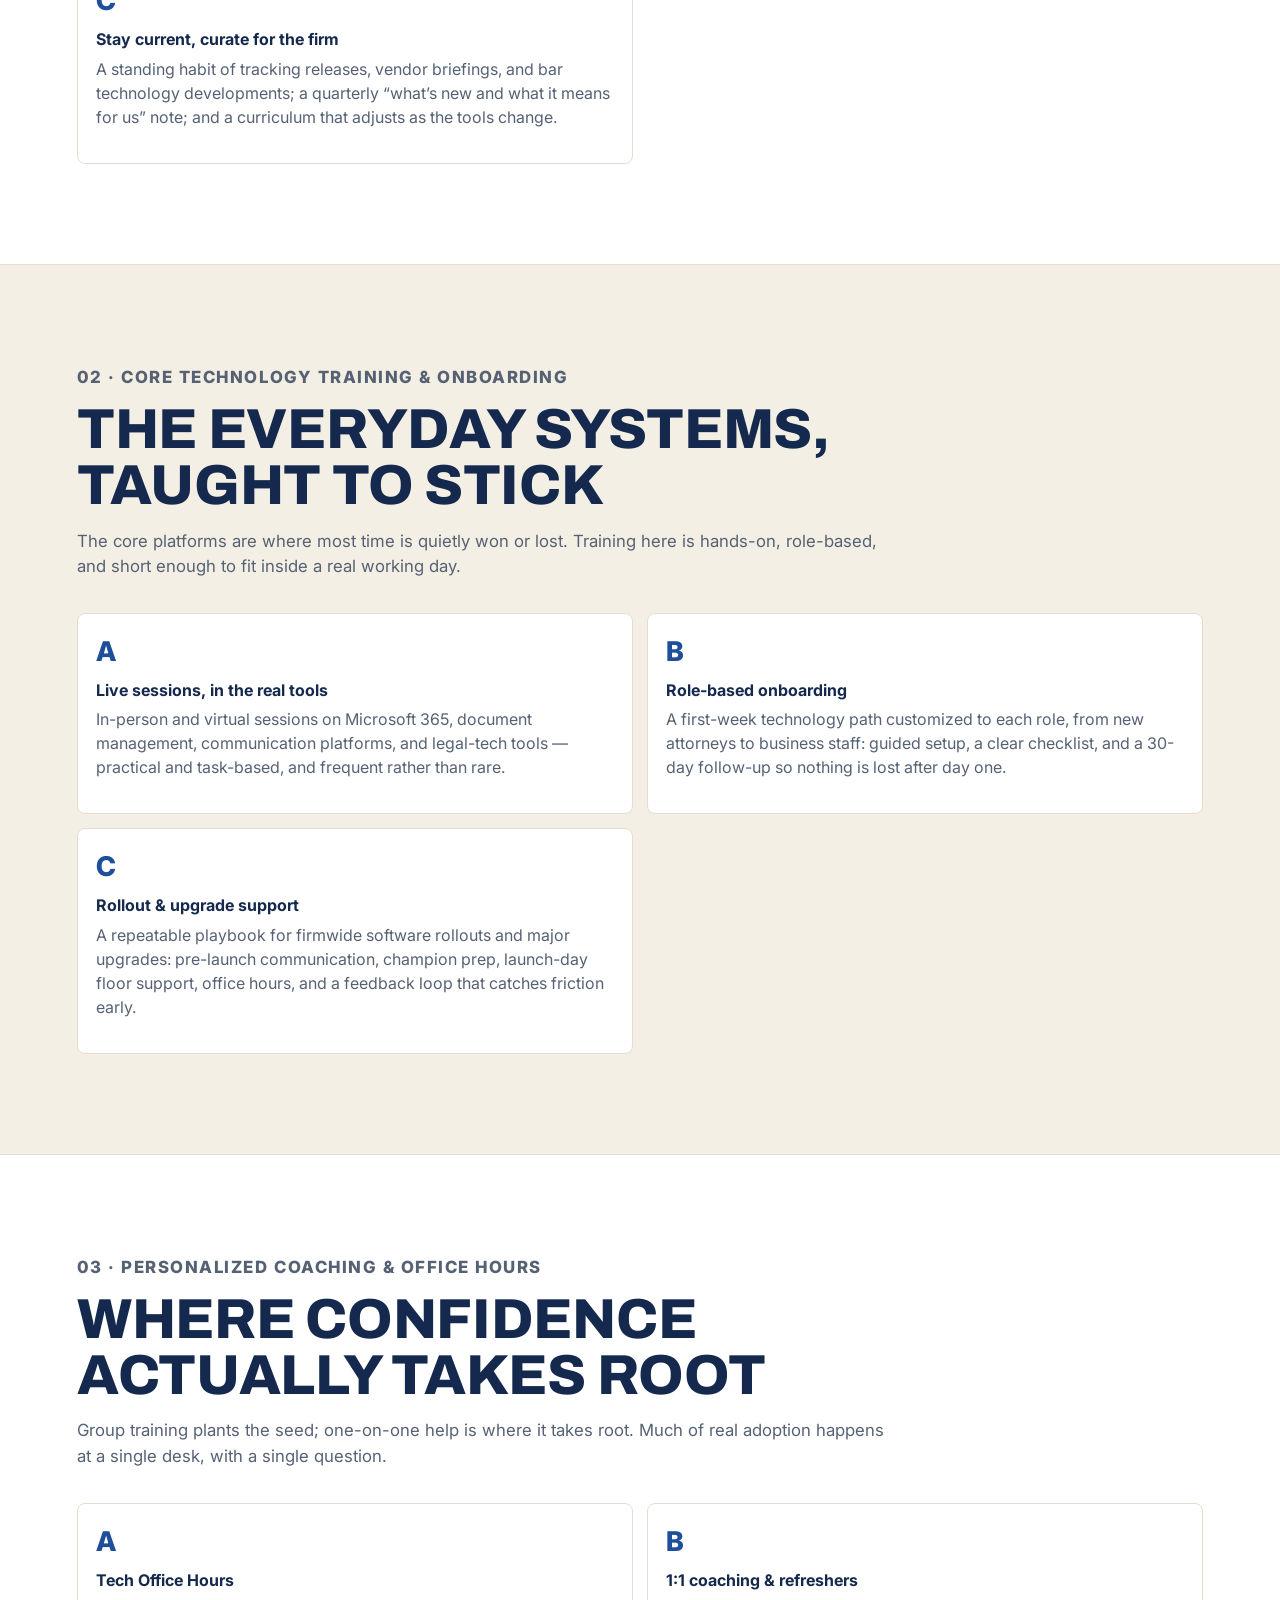
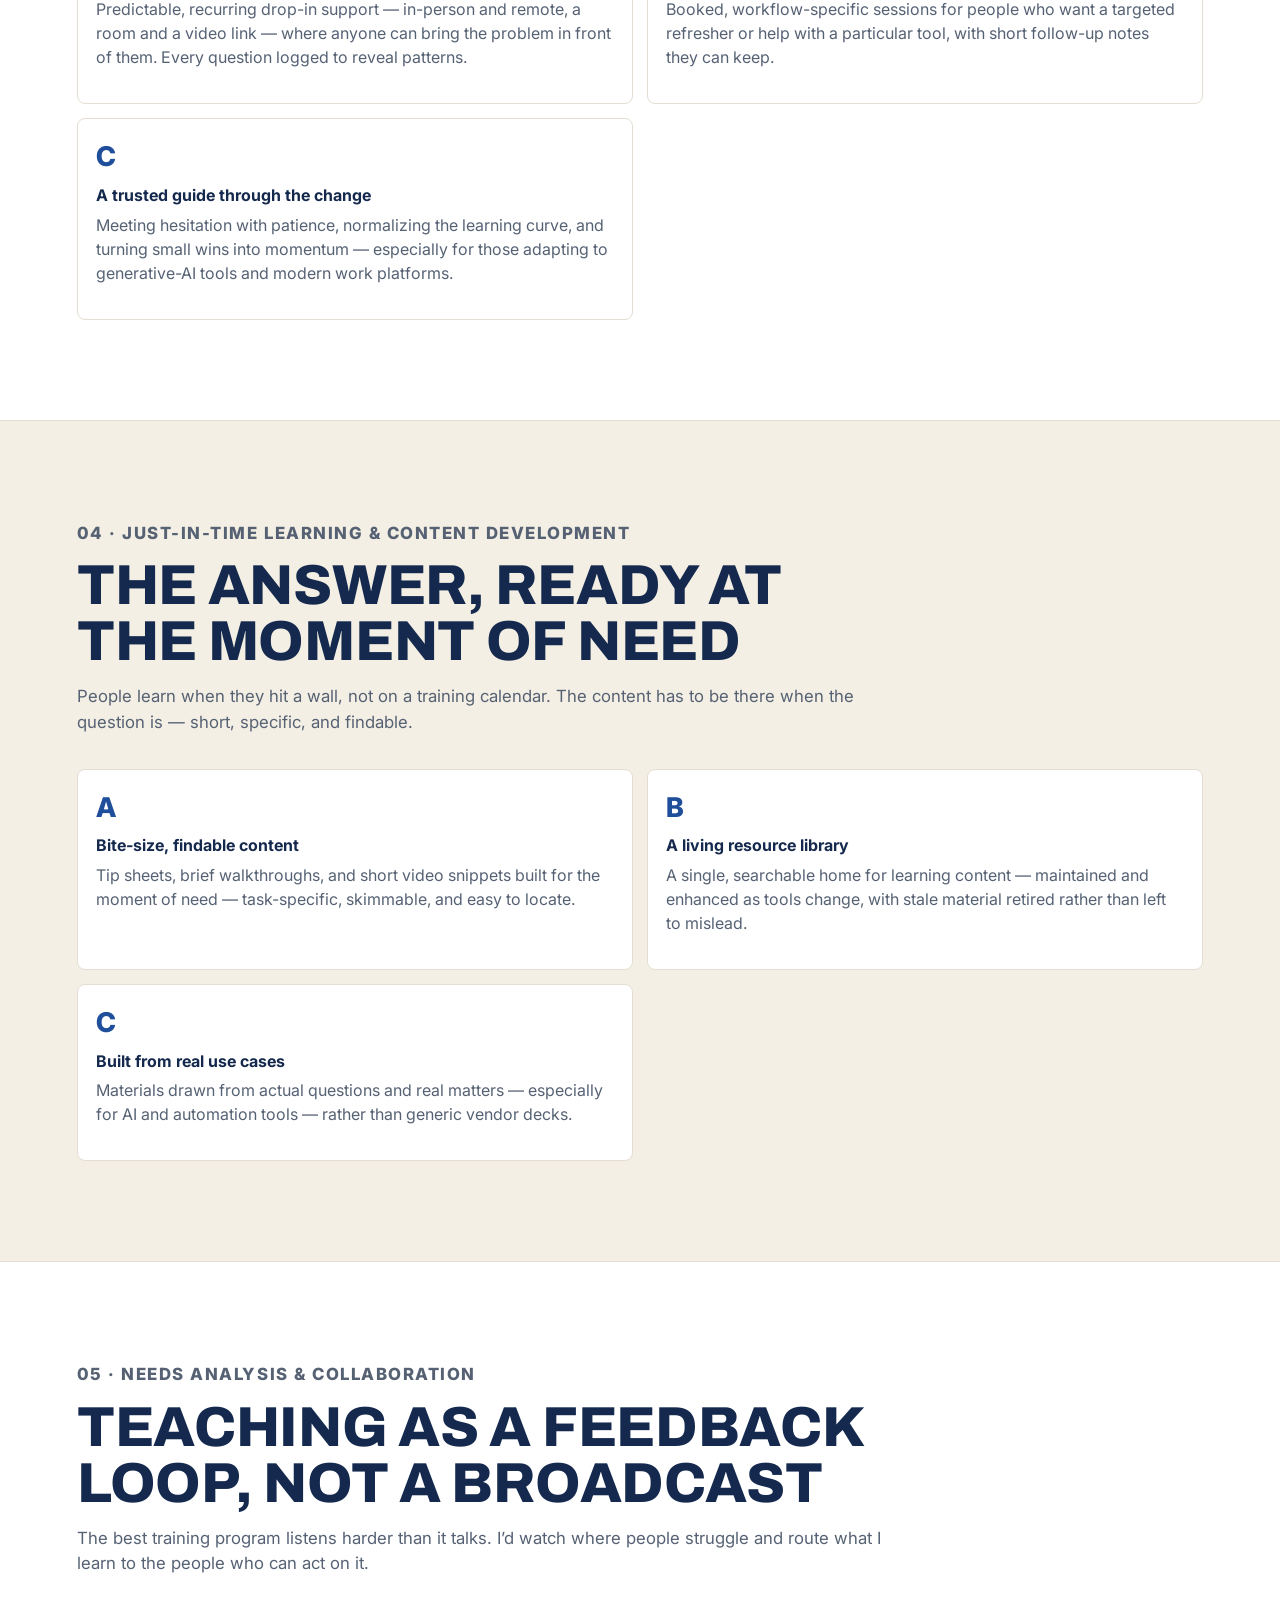
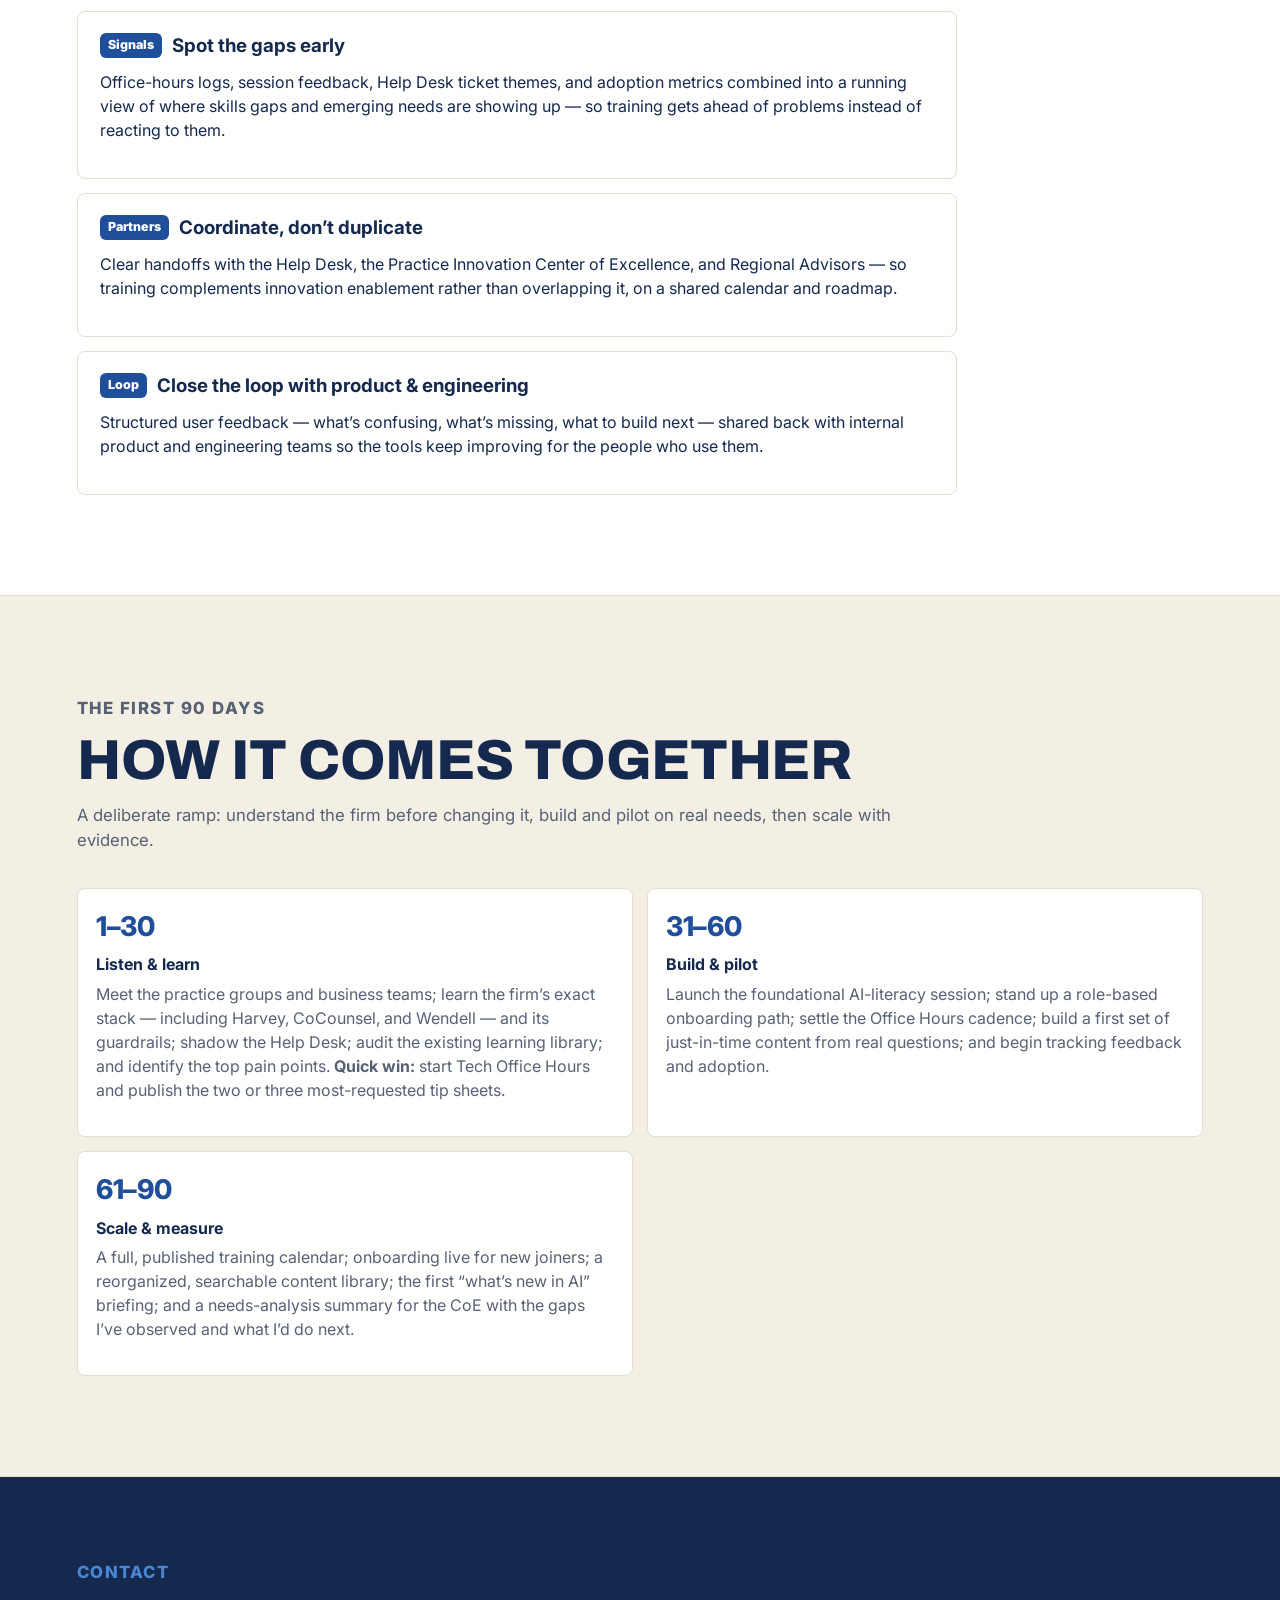
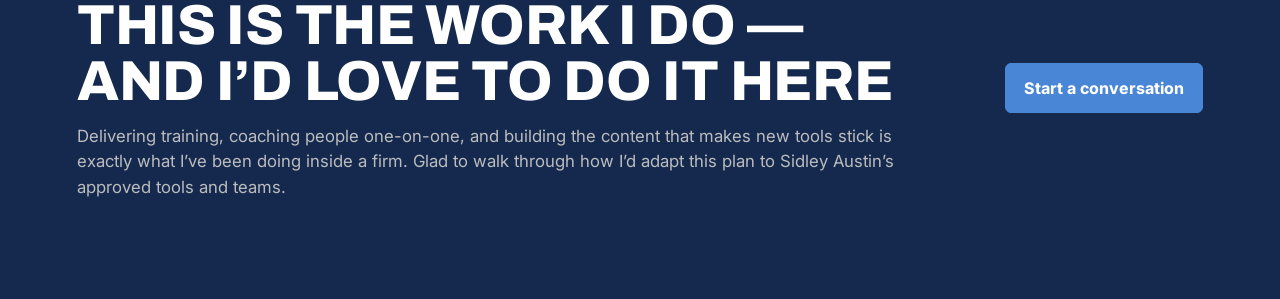
<file: teaching-plan.html>
<!doctype html>
<html lang="en">
  <head>
    <!-- Google tag (gtag.js) -->
    <script async src="https://www.googletagmanager.com/gtag/js?id=G-5SEJFHV82K"></script>
    <script>
      window.dataLayer = window.dataLayer || [];
      function gtag(){dataLayer.push(arguments);}
      gtag('js', new Date());
      gtag('config', 'G-5SEJFHV82K');
    </script>
    <meta charset="utf-8">
    <meta name="viewport" content="width=device-width, initial-scale=1">
    <title>How I'd Teach the Firm — A Training & Enablement Plan | Alex Donnelly</title>
    <meta
      name="description"
      content="A delivery plan for teaching attorneys and staff to use AI and core technology: foundational AI literacy, tool onboarding (Harvey, CoCounsel, Wendell, Microsoft 365), Tech Office Hours, just-in-time content, and needs analysis — plus a 30/60/90-day ramp."
    >
    <link rel="icon" href="favicon.svg" type="image/svg+xml">
    <link rel="icon" href="favicon.png" sizes="48x48">
    <link rel="apple-touch-icon" href="apple-touch-icon.png">
    <link rel="preconnect" href="https://fonts.googleapis.com">
    <link rel="preconnect" href="https://fonts.gstatic.com" crossorigin>
    <link href="https://fonts.googleapis.com/css2?family=Archivo:wght@600;700;800&family=Inter:wght@400;500;600;700;800&display=swap" rel="stylesheet">
    <link rel="stylesheet" href="styles.css?v=4">
  </head>
  <body>
    <header class="site-header">
      <a class="brand" href="index.html" aria-label="The Human Layer home">
        <span class="brand-mark" aria-hidden="true">HL</span>
        <span>
          <strong>The Human Layer</strong>
          <small>Alex Donnelly</small>
        </span>
      </a>
      <nav class="nav" aria-label="Primary navigation">
        <a href="index.html#about">About</a>
        <a href="index.html#approach">Approach</a>
        <a href="index.html#pilot">The pilot</a>
        <a href="index.html#experience">Experience</a>
        <a href="index.html#why">Why the firm</a>
        <a href="index.html#contact">Contact</a>
      </nav>
    </header>

    <main id="top">
      <section class="section">
        <div class="section-heading">
          <p class="eyebrow">Sample plan &middot; Teaching &amp; enablement approach</p>
          <h2>How I&rsquo;d teach the firm&rsquo;s attorneys and staff</h2>
          <p>
            Attorneys are time-poor, results-driven, and rightly skeptical until something proves itself. Staff
            keep the firm running and feel every workflow change first. Teaching that works meets each of them
            inside their own work, proves value quickly, and builds trust through verification &mdash; never a
            one-size lecture. Below is how I would deliver on each part of this role, mapped to the
            responsibilities as written, followed by what the first ninety days would look like.
          </p>
        </div>
        <div class="project-preview" role="note">
          <strong>About this plan</strong>
          <p>
            A concrete delivery plan built around the posted responsibilities. Tool names (Harvey, CoCounsel,
            Wendell, Microsoft 365) follow the description; a first task on the job would be learning the exact
            configuration and guardrails of the firm&rsquo;s own stack.
          </p>
        </div>
      </section>

      <section class="thesis-band" aria-label="Guiding principles">
        <p>
          Five things stay constant: meet the workflow, teach each role differently, put the guardrails first,
          measure adoption and confidence &mdash; and make every answer easy to find again.
        </p>
      </section>

      <section id="ai" class="section">
        <div class="section-heading">
          <p class="eyebrow">01 &middot; AI &amp; Innovation Enablement</p>
          <h2>From &ldquo;what is this?&rdquo; to confident, responsible use</h2>
          <p>
            Attorneys don&rsquo;t need an AI lecture; they need to know what it does for the task in front of
            them and where the line is. I start with judgment and guardrails, then make the tools concrete.
          </p>
        </div>
        <div class="enablement-cards">
          <article>
            <span>A</span>
            <h4>Foundational AI literacy</h4>
            <p>A short, jargon-free session on what generative AI is and isn&rsquo;t, how it can be confidently
            wrong, and the confidentiality, privilege, and verification rules that govern its use &mdash; paired
            with a one-page responsible-use guide.</p>
          </article>
          <article>
            <span>B</span>
            <h4>The right tool for the task</h4>
            <p>Introduce Harvey, CoCounsel, and Wendell not as feature tours but mapped to real work &mdash;
            which tool for drafting, which for research and review, which for the firm&rsquo;s specific
            workflows &mdash; demonstrated in each group&rsquo;s own kind of matter.</p>
          </article>
          <article>
            <span>C</span>
            <h4>Stay current, curate for the firm</h4>
            <p>A standing habit of tracking releases, vendor briefings, and bar technology developments; a
            quarterly &ldquo;what&rsquo;s new and what it means for us&rdquo; note; and a curriculum that adjusts
            as the tools change.</p>
          </article>
        </div>
      </section>

      <section id="core" class="section muted">
        <div class="section-heading">
          <p class="eyebrow">02 &middot; Core Technology Training &amp; Onboarding</p>
          <h2>The everyday systems, taught to stick</h2>
          <p>
            The core platforms are where most time is quietly won or lost. Training here is hands-on,
            role-based, and short enough to fit inside a real working day.
          </p>
        </div>
        <div class="enablement-cards">
          <article>
            <span>A</span>
            <h4>Live sessions, in the real tools</h4>
            <p>In-person and virtual sessions on Microsoft 365, document management, communication platforms,
            and legal-tech tools &mdash; practical and task-based, and frequent rather than rare.</p>
          </article>
          <article>
            <span>B</span>
            <h4>Role-based onboarding</h4>
            <p>A first-week technology path customized to each role, from new attorneys to business staff:
            guided setup, a clear checklist, and a 30-day follow-up so nothing is lost after day one.</p>
          </article>
          <article>
            <span>C</span>
            <h4>Rollout &amp; upgrade support</h4>
            <p>A repeatable playbook for firmwide software rollouts and major upgrades: pre-launch
            communication, champion prep, launch-day floor support, office hours, and a feedback loop that
            catches friction early.</p>
          </article>
        </div>
      </section>

      <section id="coaching" class="section">
        <div class="section-heading">
          <p class="eyebrow">03 &middot; Personalized Coaching &amp; Office Hours</p>
          <h2>Where confidence actually takes root</h2>
          <p>
            Group training plants the seed; one-on-one help is where it takes root. Much of real adoption
            happens at a single desk, with a single question.
          </p>
        </div>
        <div class="enablement-cards">
          <article>
            <span>A</span>
            <h4>Tech Office Hours</h4>
            <p>Predictable, recurring drop-in support &mdash; in-person and remote, a room and a video link
            &mdash; where anyone can bring the problem in front of them. Every question logged to reveal
            patterns.</p>
          </article>
          <article>
            <span>B</span>
            <h4>1:1 coaching &amp; refreshers</h4>
            <p>Booked, workflow-specific sessions for people who want a targeted refresher or help with a
            particular tool, with short follow-up notes they can keep.</p>
          </article>
          <article>
            <span>C</span>
            <h4>A trusted guide through the change</h4>
            <p>Meeting hesitation with patience, normalizing the learning curve, and turning small wins into
            momentum &mdash; especially for those adapting to generative-AI tools and modern work platforms.</p>
          </article>
        </div>
      </section>

      <section id="jit" class="section muted">
        <div class="section-heading">
          <p class="eyebrow">04 &middot; Just-in-Time Learning &amp; Content Development</p>
          <h2>The answer, ready at the moment of need</h2>
          <p>
            People learn when they hit a wall, not on a training calendar. The content has to be there when the
            question is &mdash; short, specific, and findable.
          </p>
        </div>
        <div class="enablement-cards">
          <article>
            <span>A</span>
            <h4>Bite-size, findable content</h4>
            <p>Tip sheets, brief walkthroughs, and short video snippets built for the moment of need &mdash;
            task-specific, skimmable, and easy to locate.</p>
          </article>
          <article>
            <span>B</span>
            <h4>A living resource library</h4>
            <p>A single, searchable home for learning content &mdash; maintained and enhanced as tools change,
            with stale material retired rather than left to mislead.</p>
          </article>
          <article>
            <span>C</span>
            <h4>Built from real use cases</h4>
            <p>Materials drawn from actual questions and real matters &mdash; especially for AI and automation
            tools &mdash; rather than generic vendor decks.</p>
          </article>
        </div>
      </section>

      <section id="needs" class="section">
        <div class="section-heading">
          <p class="eyebrow">05 &middot; Needs Analysis &amp; Collaboration</p>
          <h2>Teaching as a feedback loop, not a broadcast</h2>
          <p>
            The best training program listens harder than it talks. I&rsquo;d watch where people struggle and
            route what I learn to the people who can act on it.
          </p>
        </div>
        <div class="findings-list">
          <article class="finding">
            <h3><span>Signals</span> Spot the gaps early</h3>
            <p>Office-hours logs, session feedback, Help Desk ticket themes, and adoption metrics combined into a
            running view of where skills gaps and emerging needs are showing up &mdash; so training gets ahead of
            problems instead of reacting to them.</p>
          </article>
          <article class="finding">
            <h3><span>Partners</span> Coordinate, don&rsquo;t duplicate</h3>
            <p>Clear handoffs with the Help Desk, the Practice Innovation Center of Excellence, and Regional
            Advisors &mdash; so training complements innovation enablement rather than overlapping it, on a
            shared calendar and roadmap.</p>
          </article>
          <article class="finding">
            <h3><span>Loop</span> Close the loop with product &amp; engineering</h3>
            <p>Structured user feedback &mdash; what&rsquo;s confusing, what&rsquo;s missing, what to build next
            &mdash; shared back with internal product and engineering teams so the tools keep improving for the
            people who use them.</p>
          </article>
        </div>
      </section>

      <section id="ramp" class="section muted">
        <div class="section-heading">
          <p class="eyebrow">The first 90 days</p>
          <h2>How it comes together</h2>
          <p>
            A deliberate ramp: understand the firm before changing it, build and pilot on real needs, then scale
            with evidence.
          </p>
        </div>
        <div class="enablement-cards">
          <article>
            <span>1&ndash;30</span>
            <h4>Listen &amp; learn</h4>
            <p>Meet the practice groups and business teams; learn the firm&rsquo;s exact stack &mdash; including
            Harvey, CoCounsel, and Wendell &mdash; and its guardrails; shadow the Help Desk; audit the existing
            learning library; and identify the top pain points. <strong>Quick win:</strong> start Tech Office
            Hours and publish the two or three most-requested tip sheets.</p>
          </article>
          <article>
            <span>31&ndash;60</span>
            <h4>Build &amp; pilot</h4>
            <p>Launch the foundational AI-literacy session; stand up a role-based onboarding path; settle the
            Office Hours cadence; build a first set of just-in-time content from real questions; and begin
            tracking feedback and adoption.</p>
          </article>
          <article>
            <span>61&ndash;90</span>
            <h4>Scale &amp; measure</h4>
            <p>A full, published training calendar; onboarding live for new joiners; a reorganized, searchable
            content library; the first &ldquo;what&rsquo;s new in AI&rdquo; briefing; and a needs-analysis summary
            for the CoE with the gaps I&rsquo;ve observed and what I&rsquo;d do next.</p>
          </article>
        </div>
      </section>

      <section class="contact-section">
        <div>
          <p class="eyebrow">Contact</p>
          <h2>This is the work I do &mdash; and I&rsquo;d love to do it here</h2>
          <p>
            Delivering training, coaching people one-on-one, and building the content that makes new tools stick
            is exactly what I&rsquo;ve been doing inside a firm. Glad to walk through how I&rsquo;d adapt this
            plan to Sidley Austin&rsquo;s approved tools and teams.
          </p>
        </div>
        <a class="button primary" href="mailto:a.james.donnelly@gmail.com">Start a conversation</a>
      </section>
    </main>
  </body>
</html>
</file>
<file: styles.css>
:root {
  color-scheme: light;
  --ink: #14294d;
  --muted: #566274;
  --line: #e4ded2;
  --paper: #ffffff;
  --soft: #f4efe4;
  --blue: #1f4e9b;
  --brand: #4a86d6;
  --green: #1f4e9b;
  --gold: #4a86d6;
  --rust: #1f4e9b;
  --white: #ffffff;
  --shadow: 0 16px 40px rgba(20, 20, 25, 0.06);
}

* {
  box-sizing: border-box;
}

html {
  scroll-behavior: smooth;
}

body {
  margin: 0;
  background: var(--paper);
  color: var(--ink);
  font-family:
    Inter, ui-sans-serif, system-ui, -apple-system, BlinkMacSystemFont, "Segoe UI", sans-serif;
  line-height: 1.5;
}

a {
  color: inherit;
}

.site-header {
  position: sticky;
  top: 0;
  z-index: 10;
  display: flex;
  align-items: center;
  justify-content: space-between;
  gap: 24px;
  padding: 16px clamp(18px, 4vw, 56px);
  border-bottom: 1px solid var(--line);
  background: rgba(251, 250, 247, 0.82);
  backdrop-filter: blur(16px);
}

.brand {
  display: inline-flex;
  align-items: center;
  gap: 12px;
  min-width: 230px;
  text-decoration: none;
}

.brand-mark {
  display: grid;
  width: 44px;
  height: 44px;
  place-items: center;
  border: 1px solid var(--ink);
  background: var(--ink);
  color: var(--white);
  font-size: 0.78rem;
  font-weight: 800;
}

.brand strong,
.brand small {
  display: block;
}

.brand strong {
  font-size: 0.94rem;
}

.brand small {
  color: var(--muted);
  font-size: 0.78rem;
}

.nav {
  display: flex;
  flex-wrap: wrap;
  justify-content: flex-end;
  gap: 8px 20px;
  color: var(--muted);
  font-size: 0.94rem;
}

.nav a {
  text-decoration: none;
}

.nav a:hover {
  color: var(--ink);
}

.hero {
  display: grid;
  grid-template-columns: minmax(0, 1.25fr) minmax(300px, 0.7fr);
  gap: clamp(28px, 5vw, 64px);
  align-items: center;
  min-height: calc(84svh - 78px);
  padding: clamp(30px, 4vw, 52px) clamp(18px, 6vw, 80px) clamp(22px, 3vw, 38px);
  border-bottom: 1px solid var(--line);
}

.eyebrow {
  margin: 0 0 12px;
  color: var(--blue);
  font-size: 0.78rem;
  font-weight: 800;
  letter-spacing: 0.09em;
  text-transform: uppercase;
}

/* Hero tag styled as a bordered pill, like Eve's */
.hero .eyebrow {
  display: inline-block;
  margin-bottom: 22px;
  padding: 10px 22px;
  border: 1px solid var(--blue);
  border-radius: 999px;
  background: var(--blue);
  color: var(--white);
  font-size: 1rem;
  font-weight: 600;
  letter-spacing: 0;
  text-transform: none;
}

h1,
h2,
h3,
h4,
p {
  margin-top: 0;
}

h1 {
  max-width: 910px;
  margin-bottom: 18px;
  font-family: Inter, ui-sans-serif, system-ui, -apple-system, "Segoe UI", sans-serif;
  font-size: clamp(2.7rem, 4vw, 4.35rem);
  font-weight: 750;
  letter-spacing: -0.022em;
  line-height: 1.02;
}

.lede {
  max-width: 760px;
  color: var(--muted);
  font-size: clamp(1.04rem, 1.55vw, 1.22rem);
}

.hero-actions {
  display: flex;
  flex-wrap: wrap;
  gap: 12px;
  margin-top: 26px;
}

.button {
  display: inline-flex;
  align-items: center;
  justify-content: center;
  min-height: 44px;
  padding: 12px 18px;
  border: 1px solid var(--ink);
  border-radius: 6px;
  font-weight: 750;
  text-decoration: none;
}

.button.primary {
  background: var(--blue);
  border-color: var(--blue);
  color: var(--white);
}

.button.secondary {
  background: transparent;
}

.systems-panel {
  border: 1px solid var(--line);
  border-radius: 8px;
  background:
    linear-gradient(135deg, rgba(31, 29, 26, 0.06), transparent 34%),
    linear-gradient(315deg, rgba(185, 90, 255, 0.16), transparent 42%),
    var(--white);
  box-shadow: var(--shadow);
  overflow: hidden;
}

.panel-head,
.legend {
  display: flex;
  align-items: center;
  justify-content: space-between;
  gap: 16px;
  padding: 16px;
  color: var(--muted);
  font-size: 0.84rem;
}

.panel-head {
  border-bottom: 1px solid var(--line);
}

.status-dot {
  color: var(--green);
  font-weight: 800;
}

.workflow-grid {
  display: grid;
  grid-template-columns: repeat(2, minmax(0, 1fr));
  gap: 12px;
  padding: 18px;
}

.workflow-node {
  position: relative;
  display: grid;
  min-height: 76px;
  place-items: center;
  border: 1px solid var(--line);
  border-radius: 8px;
  background: rgba(255, 255, 255, 0.82);
  font-weight: 800;
}

.workflow-node::after {
  content: "";
  position: absolute;
  right: -7px;
  bottom: -7px;
  width: 18px;
  height: 18px;
  border-radius: 50%;
  background: var(--blue);
}

.workflow-node.human::after {
  background: var(--gold);
}

.legend {
  border-top: 1px solid var(--line);
}

.legend span {
  display: inline-flex;
  align-items: center;
  gap: 8px;
}

.legend i {
  width: 10px;
  height: 10px;
  border-radius: 50%;
}

.human-key {
  background: var(--gold);
}

.ai-key {
  background: var(--blue);
}

.thesis-band {
  padding: 28px clamp(18px, 6vw, 80px);
  background: var(--ink);
  color: var(--white);
}

.thesis-band p {
  max-width: 1180px;
  margin: 0 auto;
  font-family: Inter, ui-sans-serif, system-ui, -apple-system, "Segoe UI", sans-serif;
  font-size: clamp(1.35rem, 2.6vw, 2.35rem);
  font-weight: 600;
  letter-spacing: -0.012em;
  line-height: 1.2;
}

.section {
  padding: clamp(58px, 8vw, 100px) clamp(18px, 6vw, 80px);
}

.section.muted {
  background: var(--soft);
  border-block: 1px solid var(--line);
}

.section-heading {
  max-width: 820px;
  margin-bottom: 34px;
}

.section-heading h2,
.contact-section h2 {
  margin-bottom: 14px;
  font-family: Inter, ui-sans-serif, system-ui, -apple-system, "Segoe UI", sans-serif;
  font-size: clamp(2rem, 4.4vw, 4.2rem);
  font-weight: 700;
  letter-spacing: -0.018em;
  line-height: 1.03;
}

.section-heading p,
.contact-section p {
  color: var(--muted);
  font-size: 1.05rem;
}

.blueprint-layout {
  display: grid;
  grid-template-columns: minmax(280px, 0.72fr) minmax(0, 1.28fr);
  gap: 18px;
}

.blueprint-stage,
.project-card,
.project-preview,
.writing-list article {
  border: 1px solid var(--line);
  border-radius: 8px;
  background: var(--white);
}

.blueprint-stage {
  padding: 22px;
}

.blueprint-stage.emphasized {
  background: #f8faf7;
}

.stage-header {
  margin-bottom: 22px;
}

.stage-header h3 {
  margin-bottom: 4px;
  font-size: 1.24rem;
}

.stage-header p {
  color: var(--muted);
}

.timeline {
  margin: 0;
  padding: 0;
  list-style: none;
  counter-reset: workflow;
  display: flex;
  flex-direction: column;
  gap: 12px;
}

.timeline li {
  counter-increment: workflow;
  position: relative;
  padding-left: 46px;
  min-height: 34px;
  color: var(--muted);
}

.timeline li::before {
  content: counter(workflow, decimal-leading-zero);
  position: absolute;
  left: 0;
  top: 0;
  box-sizing: border-box;
  width: 34px;
  height: 34px;
  display: flex;
  align-items: center;
  justify-content: center;
  border: 1px solid var(--line);
  border-radius: 50%;
  color: var(--ink);
  font-size: 0.72rem;
  font-weight: 850;
}

.enablement-cards,
.project-grid,
.writing-list {
  display: grid;
  grid-template-columns: repeat(2, minmax(0, 1fr));
  gap: 14px;
}

.enablement-cards article {
  min-height: 170px;
  padding: 18px;
  border: 1px solid var(--line);
  border-radius: 8px;
  background: var(--white);
}

.enablement-cards span,
.writing-list span {
  color: var(--muted);
  font-size: 0.76rem;
  font-weight: 850;
}

.enablement-cards h4,
.writing-list h3,
.project-card h3 {
  margin: 8px 0 8px;
  line-height: 1.16;
}

.enablement-cards p,
.writing-list p,
.project-card p,
.project-preview p {
  color: var(--muted);
}

.project-grid {
  grid-template-columns: repeat(3, minmax(0, 1fr));
}

.project-card {
  display: flex;
  min-height: 250px;
  flex-direction: column;
  padding: 22px;
}

.text-button {
  align-self: flex-start;
  margin-top: auto;
  padding: 0;
  border: 0;
  background: none;
  color: var(--blue);
  cursor: pointer;
  font: inherit;
  font-weight: 850;
}

.text-button:hover {
  text-decoration: underline;
}

.project-preview {
  margin-top: 16px;
  padding: 22px;
}

.project-preview strong {
  display: block;
  margin-bottom: 8px;
}

.writing-list article {
  padding: 22px;
}

.writing-list {
  grid-template-columns: repeat(2, minmax(0, 1fr));
}

.contact-section {
  display: grid;
  grid-template-columns: minmax(0, 1fr) auto;
  gap: 24px;
  align-items: center;
  padding: clamp(48px, 7vw, 82px) clamp(18px, 6vw, 80px);
  background: var(--white);
  border-top: 1px solid var(--line);
}

.contact-section > div {
  max-width: 850px;
}

@media (max-width: 920px) {
  .site-header,
  .contact-section {
    align-items: flex-start;
    flex-direction: column;
  }

  .hero,
  .blueprint-layout,
  .project-grid,
  .writing-list {
    grid-template-columns: 1fr;
  }

  .hero {
    min-height: auto;
  }

  .contact-section {
    display: flex;
  }
}

@media (max-width: 620px) {
  .site-header {
    position: static;
  }

  .brand {
    min-width: 0;
  }

  .nav {
    justify-content: flex-start;
  }

  .enablement-cards {
    grid-template-columns: 1fr;
  }

  .systems-panel {
    display: none;
  }

  .hero {
    padding-top: 32px;
    padding-bottom: 28px;
  }

  h1 {
    font-size: clamp(2.35rem, 11vw, 3rem);
    line-height: 1.03;
  }

  .panel-head,
  .legend {
    align-items: flex-start;
    flex-direction: column;
  }
}

.about-layout {
  display: grid;
  grid-template-columns: 280px 1fr;
  gap: 2.5rem;
  align-items: start;
}

.about-photo {
  width: 100%;
  height: auto;
  border-radius: 14px;
  box-shadow: var(--shadow);
  border: 1px solid var(--line);
}

.about-copy {
  margin: 0;
}

@media (max-width: 920px) {
  .about-layout {
    grid-template-columns: 1fr;
  }

  .about-photo {
    max-width: 240px;
  }
}

/* ===== Evaluation case study ===== */
.records-list,
.findings-list {
  display: grid;
  gap: 14px;
  max-width: 880px;
}

.record {
  padding: 16px 20px;
  border: 1px solid var(--line);
  border-radius: 8px;
  background: var(--white);
}

.record header {
  display: flex;
  align-items: baseline;
  gap: 10px;
  margin-bottom: 6px;
  color: var(--muted);
  font-size: 0.85rem;
  font-weight: 700;
}

.record-id {
  display: inline-grid;
  min-width: 34px;
  padding: 2px 6px;
  place-items: center;
  border-radius: 6px;
  background: var(--ink);
  color: var(--white);
  font-size: 0.74rem;
  font-weight: 850;
}

.record p {
  margin: 0;
  font-family: Inter, ui-sans-serif, system-ui, -apple-system, "Segoe UI", sans-serif;
  font-size: 0.98rem;
}

.ai-chronology {
  display: grid;
  gap: 12px;
  max-width: 880px;
  margin: 0;
  padding: 0;
  list-style: none;
}

.ai-chronology li {
  position: relative;
  padding: 14px 18px;
  border: 1px solid var(--rust);
  border-left-width: 5px;
  border-radius: 8px;
  background: #fdf6f3;
}

.ai-chronology li.ok {
  border-color: var(--line);
  border-left-color: var(--green);
  background: var(--white);
}

.chrono-date {
  color: var(--muted);
  font-size: 0.8rem;
  font-weight: 850;
  letter-spacing: 0.04em;
  text-transform: uppercase;
}

.ai-chronology .flag {
  position: absolute;
  top: 12px;
  right: 14px;
  color: var(--rust);
  font-size: 0.8rem;
  font-weight: 850;
}

.ai-chronology p {
  margin: 6px 0 0;
}

.finding {
  padding: 20px 22px;
  border: 1px solid var(--line);
  border-radius: 8px;
  background: var(--white);
}

.finding h3 {
  display: flex;
  align-items: center;
  gap: 10px;
  margin-bottom: 10px;
}

.finding h3 span {
  display: inline-grid;
  min-width: 36px;
  padding: 3px 8px;
  place-items: center;
  border-radius: 6px;
  background: var(--rust);
  color: var(--white);
  font-size: 0.78rem;
  font-weight: 850;
}

.finding .vs {
  padding: 10px 14px;
  border-left: 3px solid var(--line);
  background: var(--soft);
  border-radius: 0 6px 6px 0;
  font-size: 0.95rem;
}

.finding .catch {
  margin-bottom: 0;
  color: var(--blue);
}

.rubric {
  width: 100%;
  max-width: 880px;
  border-collapse: collapse;
  background: var(--white);
}

.rubric th,
.rubric td {
  padding: 12px 14px;
  border: 1px solid var(--line);
  text-align: left;
}

.rubric th {
  background: var(--soft);
  font-size: 0.85rem;
  letter-spacing: 0.04em;
  text-transform: uppercase;
}

.rubric td:last-child {
  font-weight: 850;
  white-space: nowrap;
}

a.text-button {
  text-decoration: none;
}

a.text-button:hover {
  text-decoration: underline;
}

.post-body {
  max-width: 740px;
}

.post-body p {
  margin-bottom: 1.2em;
  font-size: 1.05rem;
  line-height: 1.65;
}

.writing-list h3 a {
  text-decoration: none;
}

.writing-list h3 a:hover {
  text-decoration: underline;
}

/* Hero stack diagram: The Human Layer */
.stack {
  display: grid;
  gap: 6px;
  padding: 22px;
}

.stack-layer {
  display: grid;
  gap: 2px;
  padding: 16px 18px;
  border: 1px solid var(--line);
  border-radius: 8px;
  background: rgba(255, 255, 255, 0.85);
  text-align: center;
}

.stack-layer strong {
  font-size: 1.02rem;
}

.stack-layer span {
  color: var(--muted);
  font-size: 0.82rem;
}

.stack-layer.human-layer {
  border-color: var(--ink);
  background: var(--ink);
  box-shadow: var(--shadow);
}

.stack-layer.human-layer strong {
  color: var(--white);
  font-family: Inter, ui-sans-serif, system-ui, -apple-system, "Segoe UI", sans-serif;
  font-size: 1.18rem;
  font-weight: 500;
}

.stack-layer.human-layer span {
  color: rgba(251, 252, 250, 0.75);
}

.stack-flow {
  color: var(--gold);
  font-size: 0.6rem;
  letter-spacing: 0.4em;
  text-align: center;
}

.project-grid.single {
  grid-template-columns: 1fr;
  max-width: 780px;
}

.project-grid.single .project-card {
  min-height: 0;
  gap: 6px;
}

.blueprint-cta {
  max-width: 780px;
}

.blueprint-cta a {
  color: var(--blue);
  font-weight: 750;
}

/* Workflow inventory table: balance column widths */
.rubric.inventory {
  table-layout: fixed;
}

.rubric.inventory th:nth-child(1) { width: 16%; }
.rubric.inventory th:nth-child(2) { width: 32%; }
.rubric.inventory th:nth-child(3) { width: 27%; }
.rubric.inventory th:nth-child(4) { width: 25%; }

.rubric.inventory td:last-child {
  font-weight: 400;
  white-space: normal;
}

/* Triage job-aid table: balanced 3-column layout */
.rubric.triage {
  table-layout: fixed;
}

.rubric.triage th,
.rubric.triage td {
  vertical-align: top;
  word-wrap: break-word;
  overflow-wrap: break-word;
}

.rubric.triage th:nth-child(1) { width: 32%; }
.rubric.triage th:nth-child(2) { width: 30%; }
.rubric.triage th:nth-child(3) { width: 38%; }

.rubric.triage td:last-child {
  font-weight: 400;
  white-space: normal;
}

/* Product-update format-map table: balanced 4-column layout */
.rubric.formats {
  table-layout: fixed;
}

.rubric.formats th,
.rubric.formats td {
  vertical-align: top;
  word-wrap: break-word;
  overflow-wrap: break-word;
}

.rubric.formats th:nth-child(1) { width: 18%; }
.rubric.formats th:nth-child(2) { width: 18%; }
.rubric.formats th:nth-child(3) { width: 20%; }
.rubric.formats th:nth-child(4) { width: 44%; }

.rubric.formats td:last-child {
  font-weight: 400;
  white-space: normal;
}

/* Release-note block (mirrors Harvey's release-notes layout) */
.relnote {
  max-width: 760px;
  padding: 26px 28px;
  border: 1px solid var(--line);
  border-radius: 10px;
  background: var(--white);
  box-shadow: var(--shadow);
}

.relnote-head {
  display: flex;
  align-items: baseline;
  justify-content: space-between;
  gap: 16px;
  flex-wrap: wrap;
}

.relnote-head h3 {
  margin: 0;
  font-family: Inter, ui-sans-serif, system-ui, -apple-system, "Segoe UI", sans-serif;
  font-weight: 500;
  font-size: 1.65rem;
  line-height: 1.1;
}

.relnote-date {
  color: var(--muted);
  font-size: 0.85rem;
  white-space: nowrap;
}

.pill {
  display: inline-block;
  margin-top: 12px;
  padding: 4px 12px;
  border-radius: 999px;
  background: var(--soft);
  color: var(--muted);
  font-size: 0.74rem;
  font-weight: 700;
  letter-spacing: 0.02em;
}

.relnote-meta {
  display: grid;
  grid-template-columns: repeat(auto-fit, minmax(130px, 1fr));
  gap: 14px 22px;
  margin: 20px 0;
  padding: 18px 0;
  border-top: 1px solid var(--line);
  border-bottom: 1px solid var(--line);
}

.relnote-meta div {
  display: grid;
  gap: 3px;
}

.relnote-meta dt {
  margin: 0;
  color: var(--muted);
  font-size: 0.68rem;
  font-weight: 800;
  letter-spacing: 0.08em;
  text-transform: uppercase;
}

.relnote-meta dd {
  margin: 0;
  font-size: 0.92rem;
  color: var(--ink);
}

.relnote h4 {
  margin: 18px 0 6px;
  color: var(--rust);
  font-size: 0.76rem;
  font-weight: 800;
  letter-spacing: 0.08em;
  text-transform: uppercase;
}

.relnote p {
  margin: 0;
  color: var(--muted);
}

.relnote p + h4 {
  margin-top: 18px;
}

/* Subtle hovers & dividers (restrained, Harvey-style) */
.project-card,
.writing-list article,
.enablement-cards article,
.blueprint-stage,
.finding,
.record,
.systems-panel {
  transition: border-color 0.22s ease, box-shadow 0.22s ease, transform 0.22s ease;
}

.project-card:hover,
.writing-list article:hover,
.enablement-cards article:hover,
.finding:hover {
  border-color: #e0d8cb;
  box-shadow: 0 10px 30px rgba(31, 29, 26, 0.05);
}

.nav a {
  transition: color 0.18s ease;
}

.text-button {
  transition: color 0.18s ease;
}

/* Two-column meta table (label / value) */
.rubric.meta {
  table-layout: fixed;
}

.rubric.meta td {
  vertical-align: top;
}

.rubric.meta td:nth-child(1) { width: 22%; }

.rubric.meta td:last-child {
  font-weight: 400;
  white-space: normal;
}

/* Enablement-suite tiles */
.suite-block {
  margin-top: 20px;
}

.suite-block .suite-title {
  margin: 6px 0 10px;
  font-size: clamp(1.5rem, 2.6vw, 2.1rem);
  font-weight: 700;
  letter-spacing: -0.015em;
  line-height: 1.1;
}

.suite-block .suite-lede {
  max-width: 60ch;
  margin: 0 0 4px;
  color: var(--muted);
}

.suite-tiles {
  display: grid;
  grid-template-columns: repeat(3, minmax(0, 1fr));
  gap: 16px;
  margin-top: 22px;
}

.suite-tile {
  display: flex;
  flex-direction: column;
  gap: 10px;
  padding: 22px;
  border: 1px solid var(--line);
  border-radius: 12px;
  background: var(--white);
  color: var(--ink);
  text-decoration: none;
  transition:
    background 0.18s ease,
    border-color 0.18s ease,
    transform 0.18s ease,
    box-shadow 0.18s ease;
}

a.suite-tile:hover {
  background: #edece8;
  border-color: #d3d3cd;
  transform: translateY(-3px);
  box-shadow: var(--shadow);
}

a.suite-tile:focus-visible {
  outline: 2px solid var(--ink);
  outline-offset: 2px;
}

.suite-tag {
  font-size: 0.7rem;
  font-weight: 800;
  letter-spacing: 0.04em;
  text-transform: uppercase;
  color: var(--muted);
}

.suite-tile h4 {
  margin: 0;
  font-size: 1.1rem;
  font-weight: 700;
  letter-spacing: -0.01em;
  line-height: 1.2;
}

.suite-tile p {
  margin: 0;
  color: var(--muted);
  font-size: 0.95rem;
  line-height: 1.5;
}

.suite-action {
  margin-top: auto;
  padding-top: 6px;
  color: var(--blue);
  font-weight: 850;
}

.suite-action span {
  display: inline-block;
  transition: transform 0.18s ease;
}

a.suite-tile:hover .suite-action span {
  transform: translateX(4px);
}

.suite-tile--audio .suite-audio {
  width: 100%;
  margin-top: auto;
  padding-top: 4px;
}

.suite-footnote {
  margin-top: 18px;
  color: var(--muted);
  font-size: 0.9rem;
}

.suite-footnote a {
  font-weight: 700;
}

@media (max-width: 820px) {
  .suite-tiles {
    grid-template-columns: 1fr;
  }
}

/* ===== Contrast & vibrancy pass ===== */

/* Vibrant section numbers and tags */
.enablement-cards span {
  color: var(--blue);
  font-size: 1.7rem;
  font-weight: 800;
  letter-spacing: -0.01em;
}

.writing-list span,
.suite-tag {
  color: var(--blue);
}

.timeline li::before {
  border-color: var(--brand);
  color: var(--blue);
}

/* Card hover gains a purple edge */
.enablement-cards article:hover,
.writing-list article:hover,
.finding:hover,
.blueprint-stage:hover {
  border-color: var(--brand);
  box-shadow: 0 12px 30px rgba(111, 45, 199, 0.10);
}

/* Dark section treatment — adds rhythm and contrast */
.section.dark {
  background: var(--ink);
  color: #efece6;
  border-block: 1px solid #2c2c2c;
}

.section.dark .section-heading h2 {
  color: #ffffff;
}

.section.dark .section-heading p,
.section.dark p {
  color: rgba(245, 240, 230, 0.74);
}

.section.dark .eyebrow {
  color: var(--brand);
}

.section.dark a {
  color: #d9c2ff;
}

/* High-contrast contact close on every page */
.contact-section {
  background: var(--ink);
  border-top: 1px solid #2c2c2c;
  color: #efece6;
}

.contact-section .eyebrow {
  color: var(--brand);
}

.contact-section h2 {
  color: #ffffff;
}

.contact-section p {
  color: rgba(245, 240, 230, 0.74);
}

.contact-section .button.primary {
  background: var(--brand);
  border-color: var(--brand);
  color: var(--ink);
}

.contact-section .button.primary:hover {
  background: #c977ff;
  border-color: #c977ff;
}

/* Experience — two tiled cards with motif accent */
.exp-grid {
  display: grid;
  grid-template-columns: repeat(2, minmax(0, 1fr));
  gap: 18px;
}

.exp-card {
  display: flex;
  flex-direction: column;
  gap: 12px;
  padding: 28px;
  background: var(--white);
  border: 1px solid var(--line);
  border-radius: 14px;
  box-shadow: var(--shadow);
  transition: border-color 0.22s ease, box-shadow 0.22s ease, transform 0.22s ease;
}

.exp-card:hover {
  border-color: var(--brand);
  box-shadow: 0 16px 40px rgba(111, 45, 199, 0.12);
  transform: translateY(-3px);
}

.exp-kicker {
  display: inline-flex;
  align-items: center;
  gap: 9px;
  color: var(--blue);
  font-size: 0.72rem;
  font-weight: 800;
  letter-spacing: 0.09em;
  text-transform: uppercase;
}

.exp-kicker::before {
  content: "";
  width: 13px;
  height: 13px;
  border-radius: 3px;
  background: var(--brand);
}

.exp-card h3 {
  margin: 0;
  font-size: 1.35rem;
  font-weight: 700;
  letter-spacing: -0.01em;
  line-height: 1.16;
}

.exp-card p {
  margin: 0;
  color: var(--muted);
  line-height: 1.62;
}

.exp-card p + p {
  margin-top: 0.85em;
}

.exp-card a {
  color: var(--blue);
  font-weight: 600;
  text-decoration: underline;
  text-underline-offset: 2px;
}

.exp-card a:hover {
  color: var(--brand);
}

@media (max-width: 920px) {
  .exp-grid {
    grid-template-columns: 1fr;
  }
}

/* === Sidley Austin theme overrides === */
h1,
h2,
.section-heading h2,
.contact-section h2 {
  font-family: "Archivo", Inter, ui-sans-serif, system-ui, -apple-system, sans-serif;
  text-transform: uppercase;
  letter-spacing: -0.005em;
  font-weight: 800;
  line-height: 1.0;
}
.brand-mark { background: var(--ink); color: #a9cdf5; border-color: var(--ink); }
.section.dark a { color: #a9cdf5; }
.contact-section .button.primary { color: #ffffff; }
.contact-section .button.primary:hover { background: #1f4e9b; border-color: #1f4e9b; }
</file>
